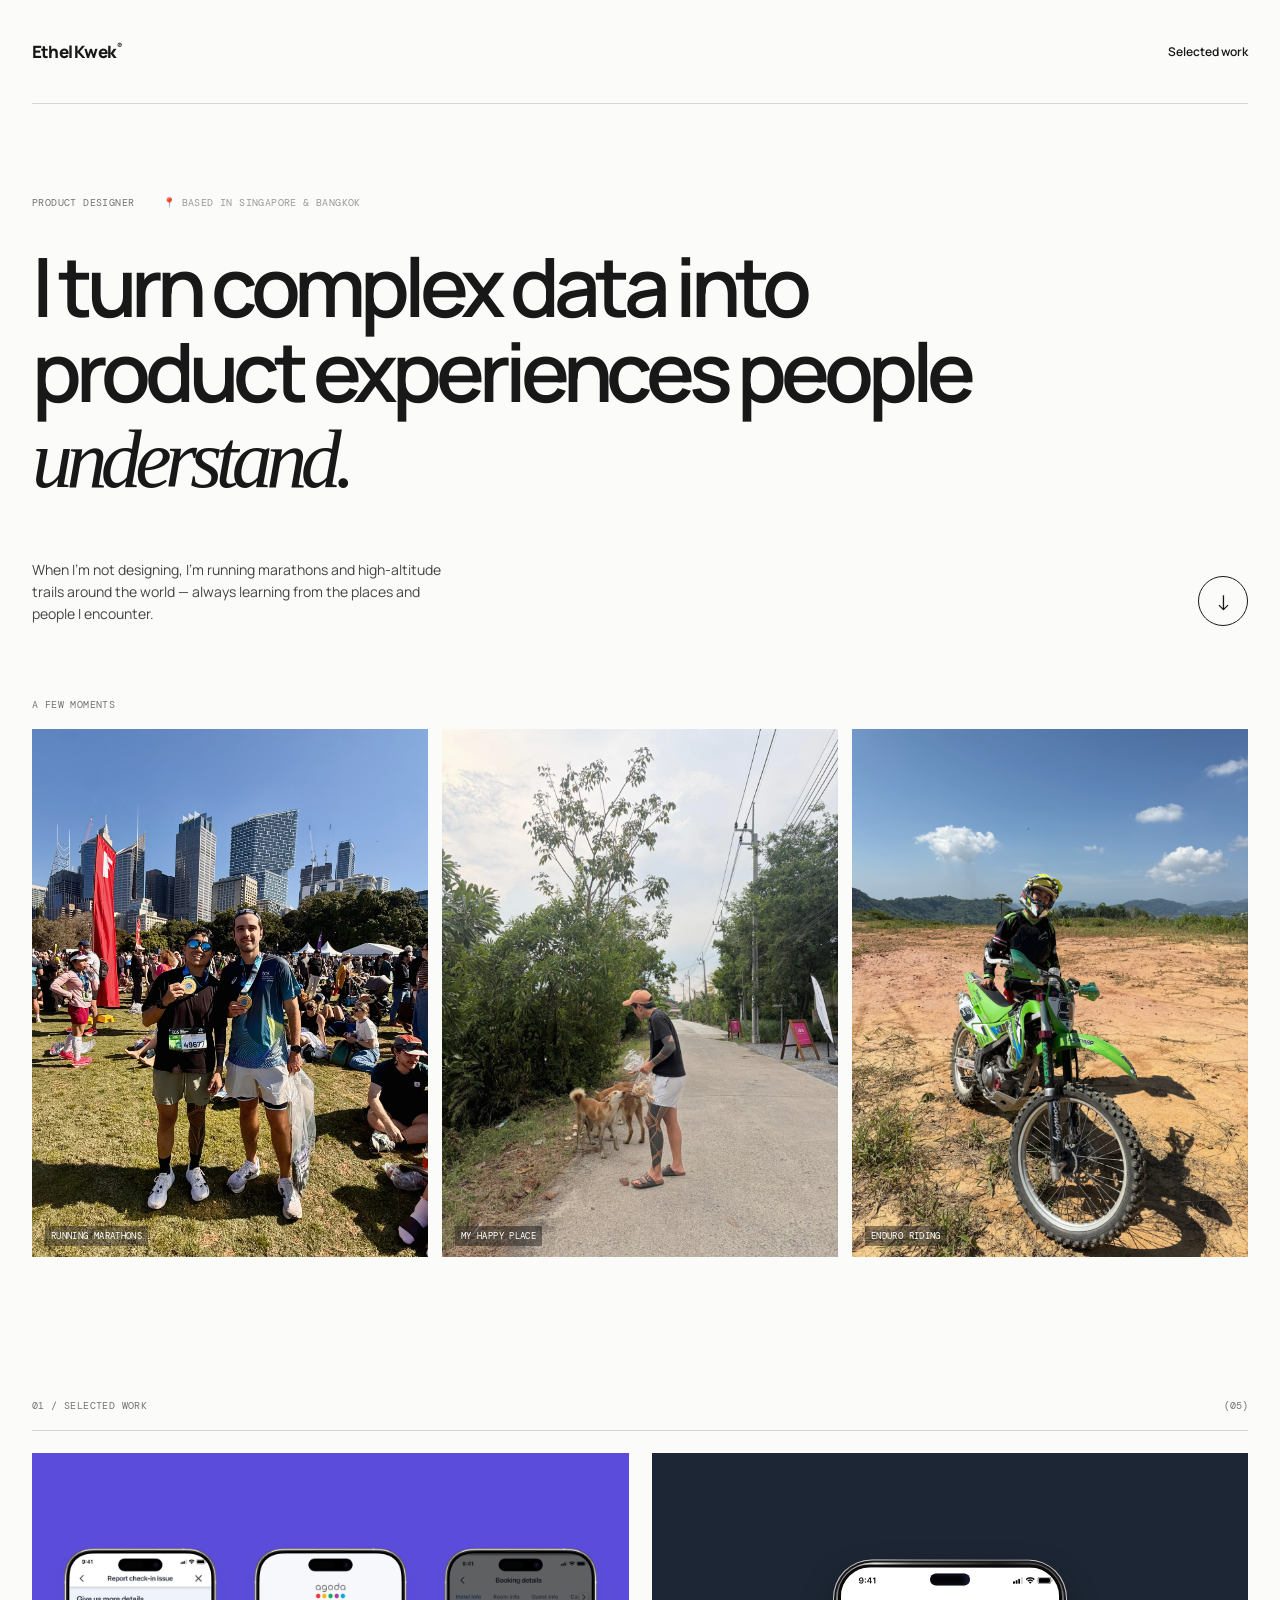
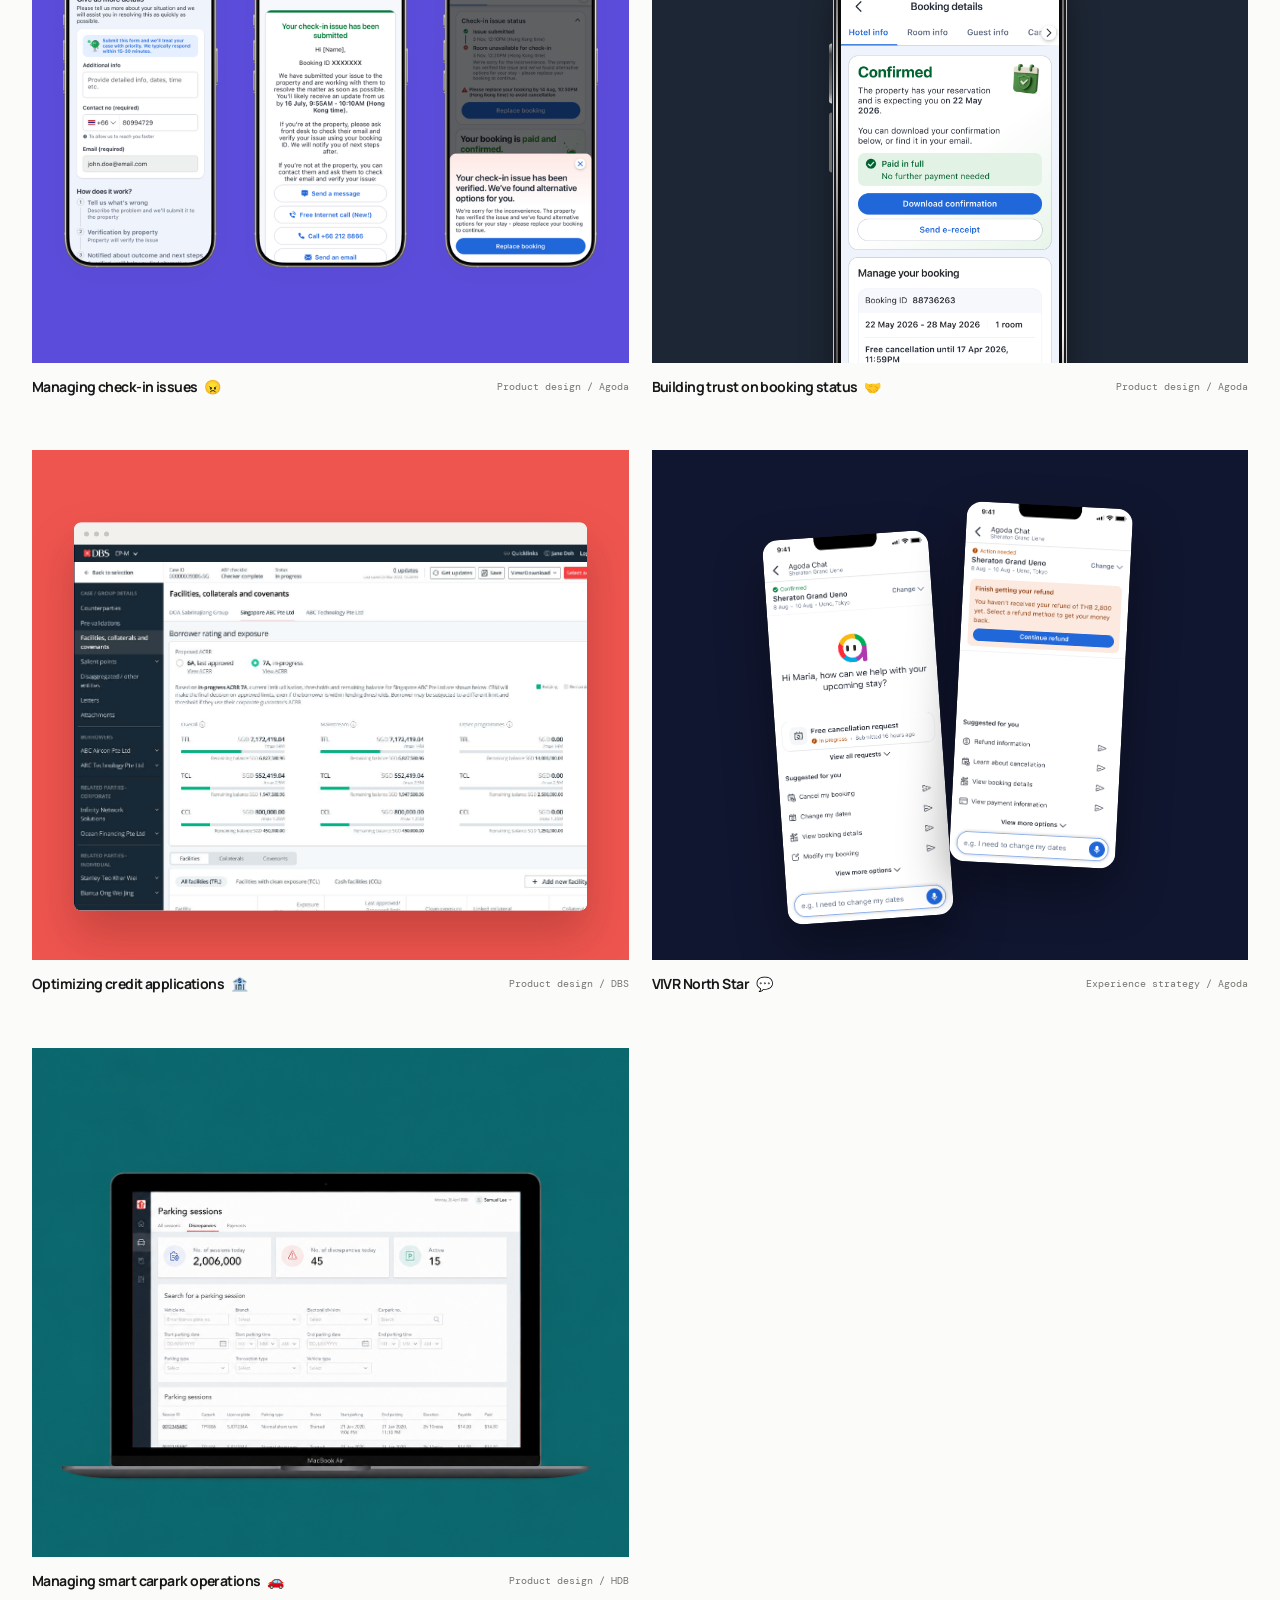
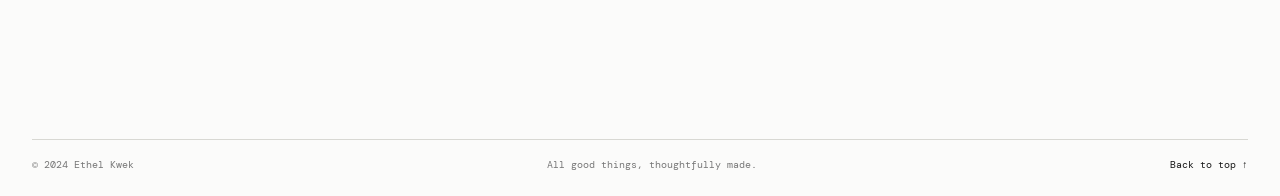
<file: index.html>
<!doctype html>
<html lang="en">
  <head>
    <meta charset="UTF-8" />
    <meta name="viewport" content="width=device-width, initial-scale=1.0" />
    <meta name="description" content="Ethel Kwek is a product designer." />
    <title>Ethel Kwek — Product Designer</title>
    <link rel="preconnect" href="https://fonts.googleapis.com" />
    <link rel="preconnect" href="https://fonts.gstatic.com" crossorigin />
    <link href="https://fonts.googleapis.com/css2?family=DM+Mono:wght@400;500&family=Manrope:wght@400;500;600;700;800&display=swap" rel="stylesheet" />
    <link rel="stylesheet" href="styles.css" />
  </head>
  <body>
    <main>
      <nav class="nav wrap" aria-label="Primary navigation">
        <a class="wordmark" href="#top">Ethel Kwek<span>®</span></a>
        <div class="nav-links">
          <a class="active" href="#work">Selected work</a>
        </div>
      </nav>

      <section class="intro wrap" id="top">
        <p class="eyebrow">Product designer <span>📍 Based in Singapore &amp; Bangkok</span></p>
        <h1>I turn complex data into product experiences people <em>understand.</em></h1>
        <div class="intro-bottom">
          <div class="personal-note">
            <p>When I’m not designing, I’m running marathons and high-altitude trails around the world — always learning from the places and people I encounter.</p>
          </div>
          <a class="circle-link" href="#work" aria-label="Explore selected work">↓</a>
        </div>
      </section>

      <section class="portraits wrap" aria-label="Profile photos">
        <p class="eyebrow">A few moments</p>
        <div class="portrait-grid">
          <figure class="portrait"><img src="public/notion-portrait-01.jpg?v=3" alt="Ethel Kwek running a marathon" /><span>Running marathons</span></figure>
          <figure class="portrait"><img src="public/notion-portrait-02.jpg?v=3" alt="Ethel Kwek in her happy place" /><span>My happy place</span></figure>
          <figure class="portrait"><img src="public/notion-portrait-03-web.png?v=2" alt="Ethel Kwek enduro riding" /><span>Enduro riding</span></figure>
        </div>
      </section>

      <section class="work wrap" id="work">
        <div class="section-head"><p class="eyebrow">01 / Selected work</p><p class="project-count">(05)</p></div>
        <div class="gallery">
          <a class="project blue" href="managing-check-in-issues.html" aria-label="Open Managing check-in issues case study"><span class="art"></span><span class="hover-arrow">↗</span><span class="project-label"><b>Managing check-in issues <i>😠</i></b><small>Product design / Agoda</small></span></a>
          <a class="project lilac" href="building-trust-booking-status.html" aria-label="Open Building trust on booking status case study"><span class="art"><span class="thumbnail-phone"><img src="public/homepage-booking-status-screen.png" alt="" /></span></span><span class="hover-arrow">↗</span><span class="project-label"><b>Building trust on booking status <i>🤝</i></b><small>Product design / Agoda</small></span></a>
          <a class="project dbs" href="optimizing-credit-applications.html" aria-label="Open Optimizing credit applications case study"><span class="art"><span class="dbs-thumb-window"><span class="dbs-thumb-bar"><i></i><i></i><i></i></span><img src="public/dbs-dashboard.png" alt="" /></span></span><span class="hover-arrow">↗</span><span class="project-label"><b>Optimizing credit applications <i>🏦</i></b><small>Product design / DBS</small></span></a>
          <a class="project vivr" href="vivr-north-star.html" aria-label="Open VIVR North Star case study"><span class="art"><span class="vivr-thumb-pair"><img class="vivr-thumb-screen vivr-thumb-screen-status" src="public/vivr-hero-status.png" alt="Agoda Chat showing an in-progress free cancellation request" /><img class="vivr-thumb-screen vivr-thumb-screen-refund" src="public/vivr-hero-refund.png" alt="Agoda Chat prompting a guest to finish receiving a refund" /></span></span><span class="hover-arrow">↗</span><span class="project-label"><b>VIVR North Star <i>💬</i></b><small>Experience strategy / Agoda</small></span></a>
          <a class="project hdb" href="hdb-smart-carparks.html" aria-label="Open Smart carpark operations case study"><span class="art"><img class="hdb-thumb" src="public/hdb-thumbnail-green.png" alt="HDB smart carpark operations portal displayed on a laptop" /></span><span class="hover-arrow">↗</span><span class="project-label"><b>Managing smart carpark operations <i>🚗</i></b><small>Product design / HDB</small></span></a>
        </div>
      </section>

    </main>
    <footer class="wrap"><p>© 2024 Ethel Kwek</p><p>All good things, thoughtfully made.</p><a href="#top">Back to top ↑</a></footer>

    <dialog class="project-dialog" aria-labelledby="modal-title">
      <div class="modal-art"></div>
      <div class="modal-content">
        <button class="close" aria-label="Close project">×</button>
        <p class="eyebrow" id="modal-meta"></p>
        <h2 id="modal-title"></h2>
        <p id="modal-description"></p>
        <div class="details"><span>Scope</span><b id="modal-scope"></b><span>Client</span><b id="modal-client"></b></div>
      </div>
    </dialog>
    <script src="script.js"></script>
  </body>
</html>
</file>
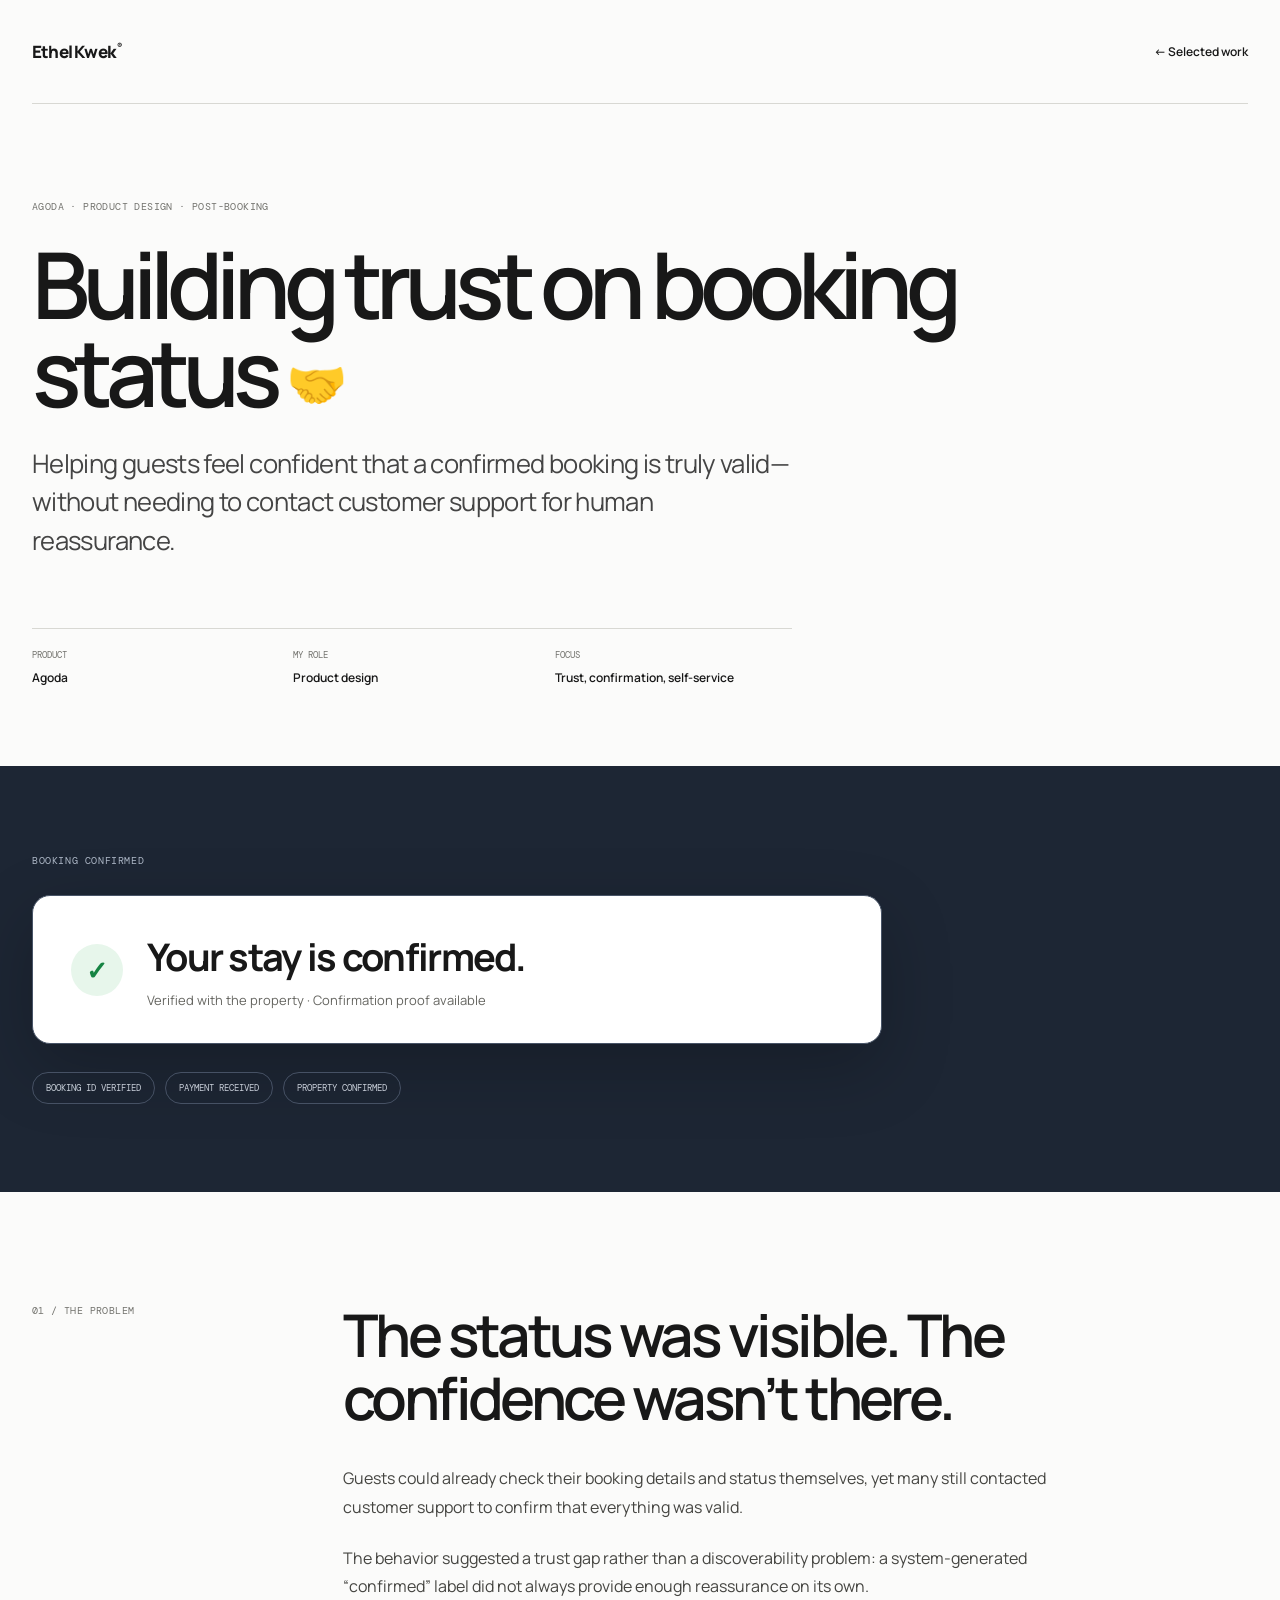
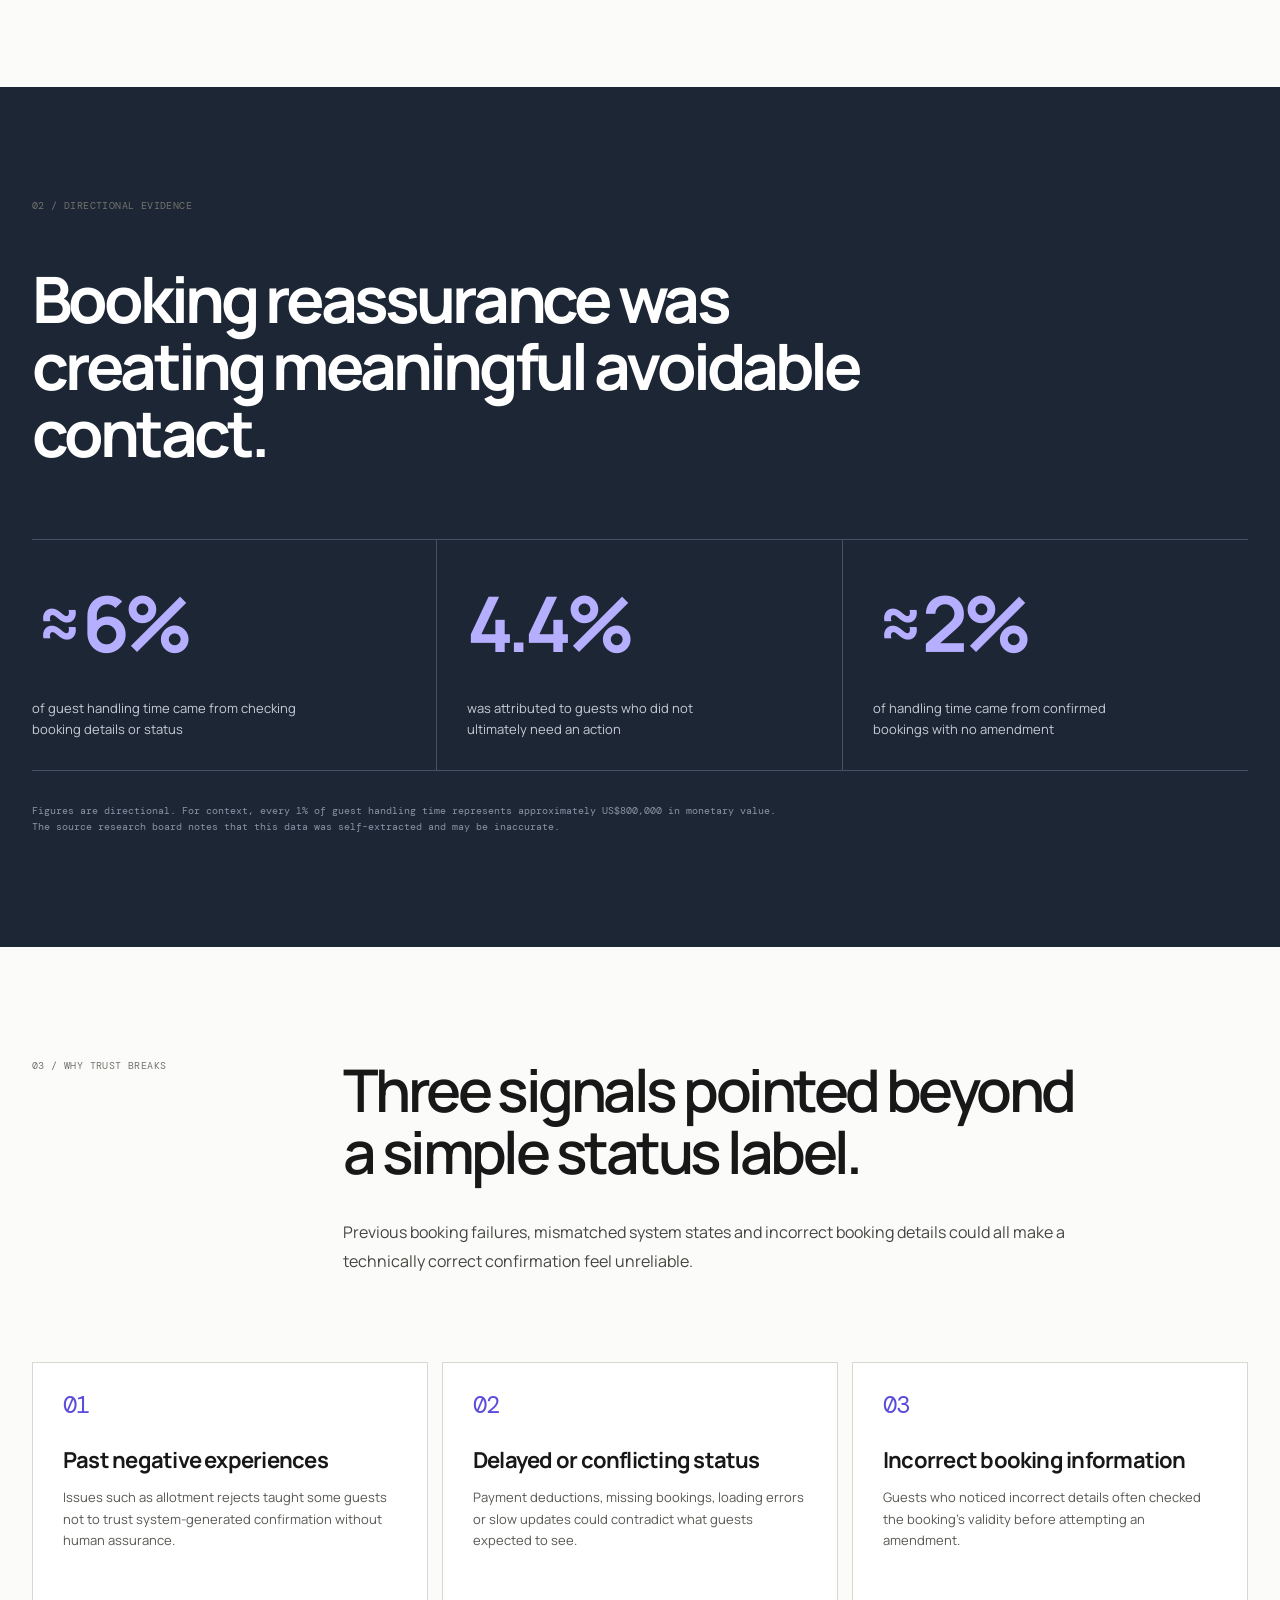
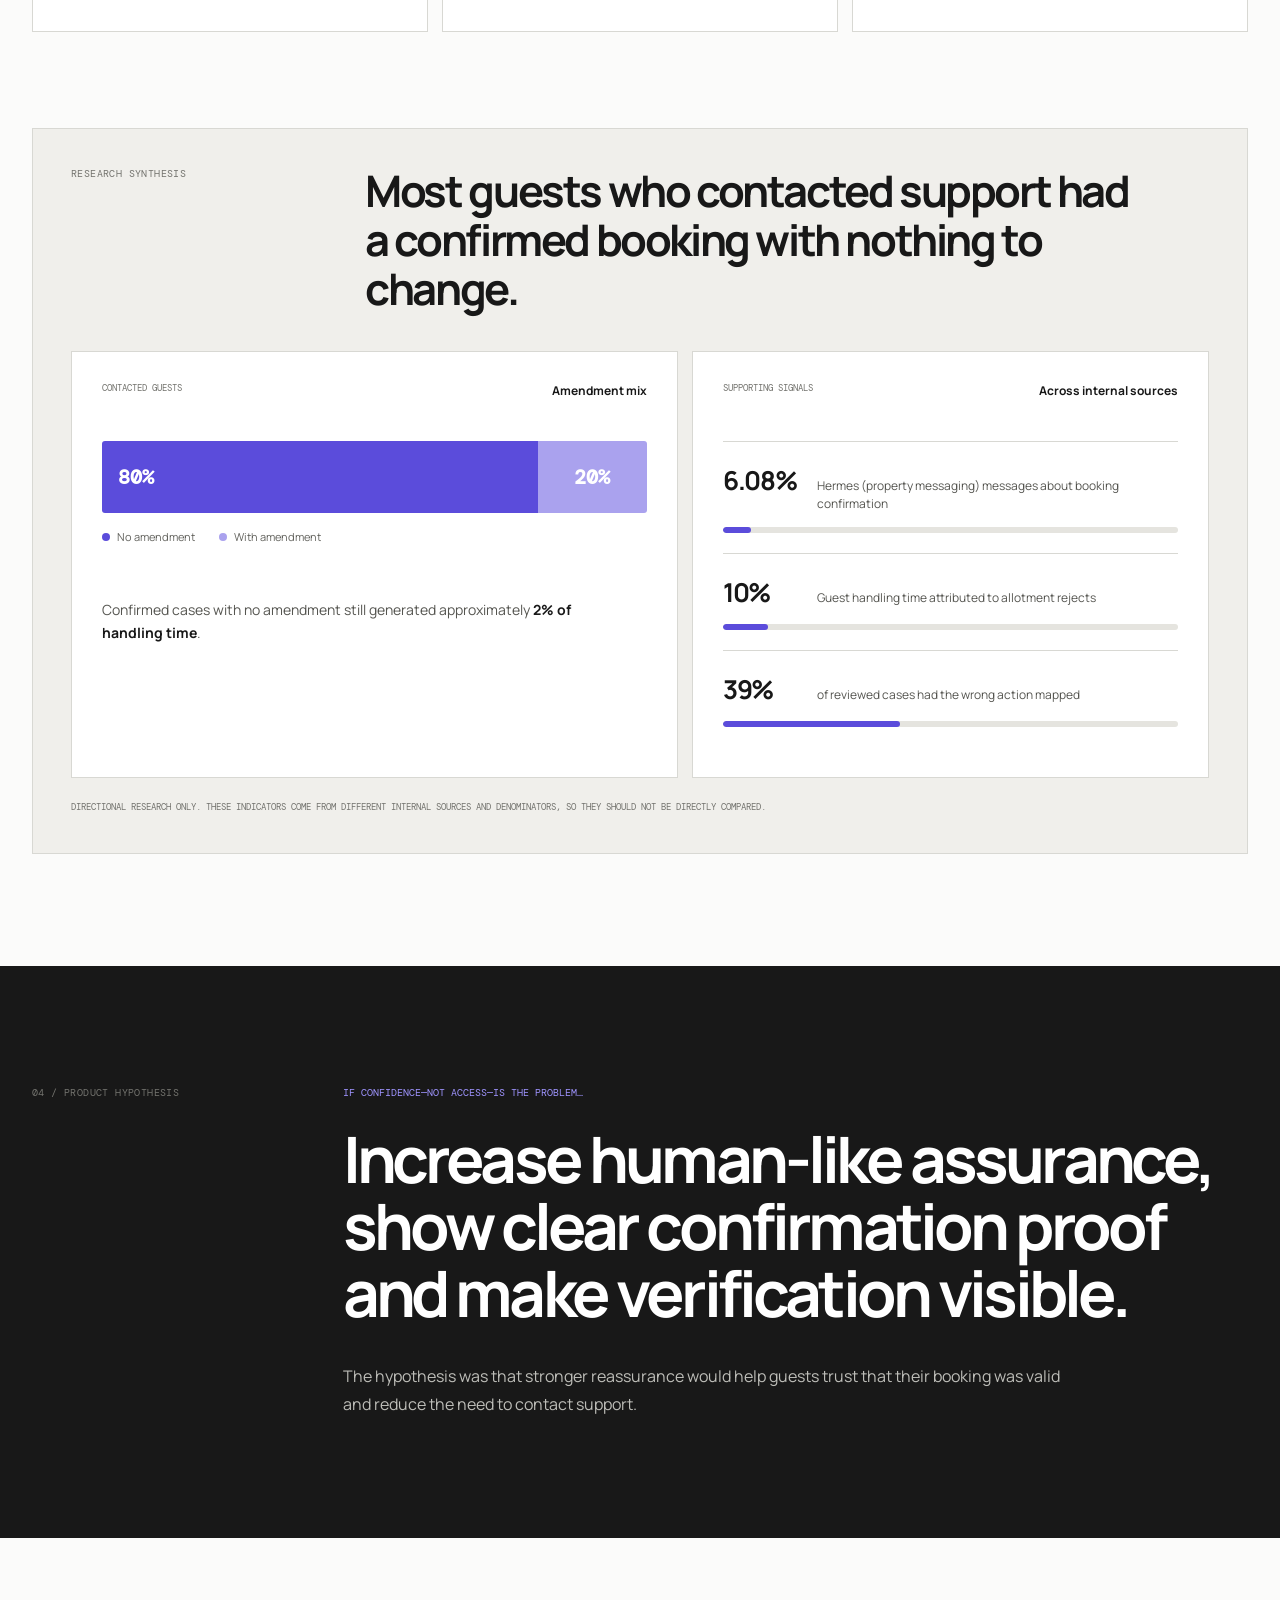
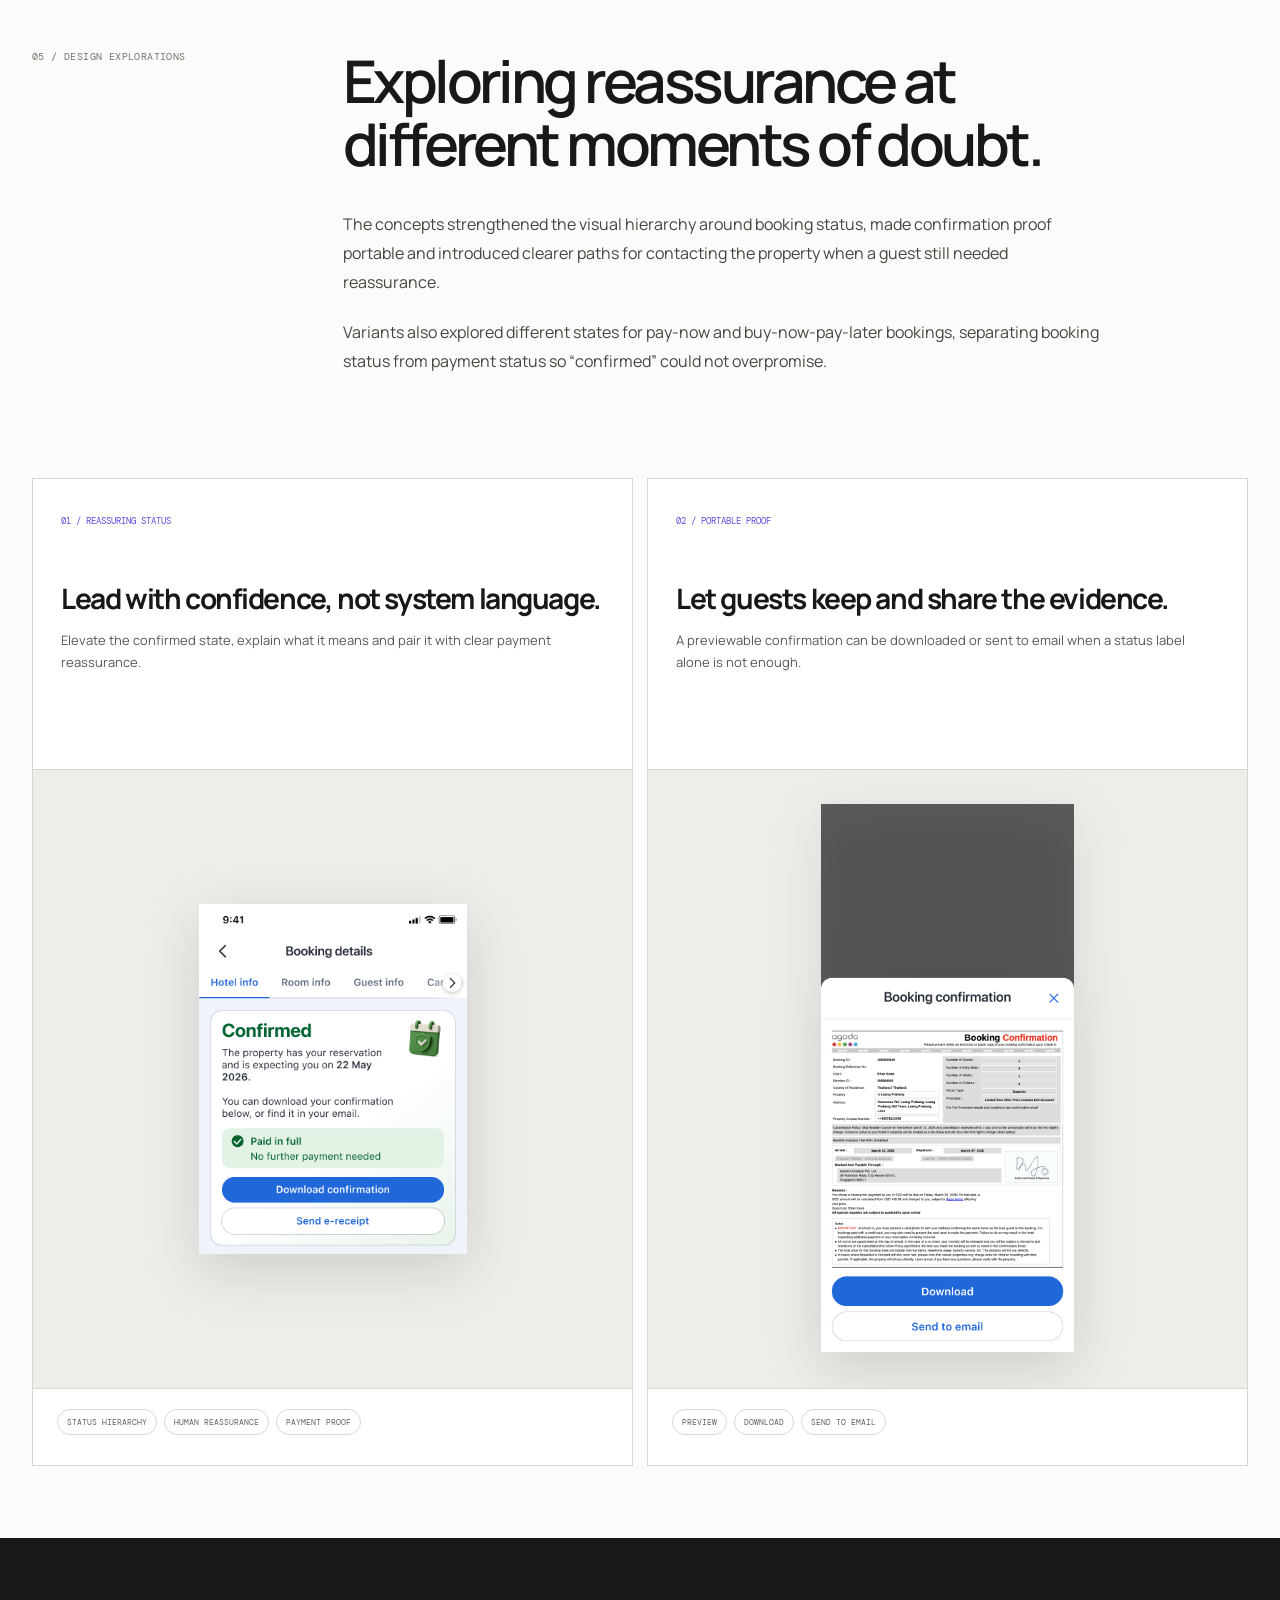
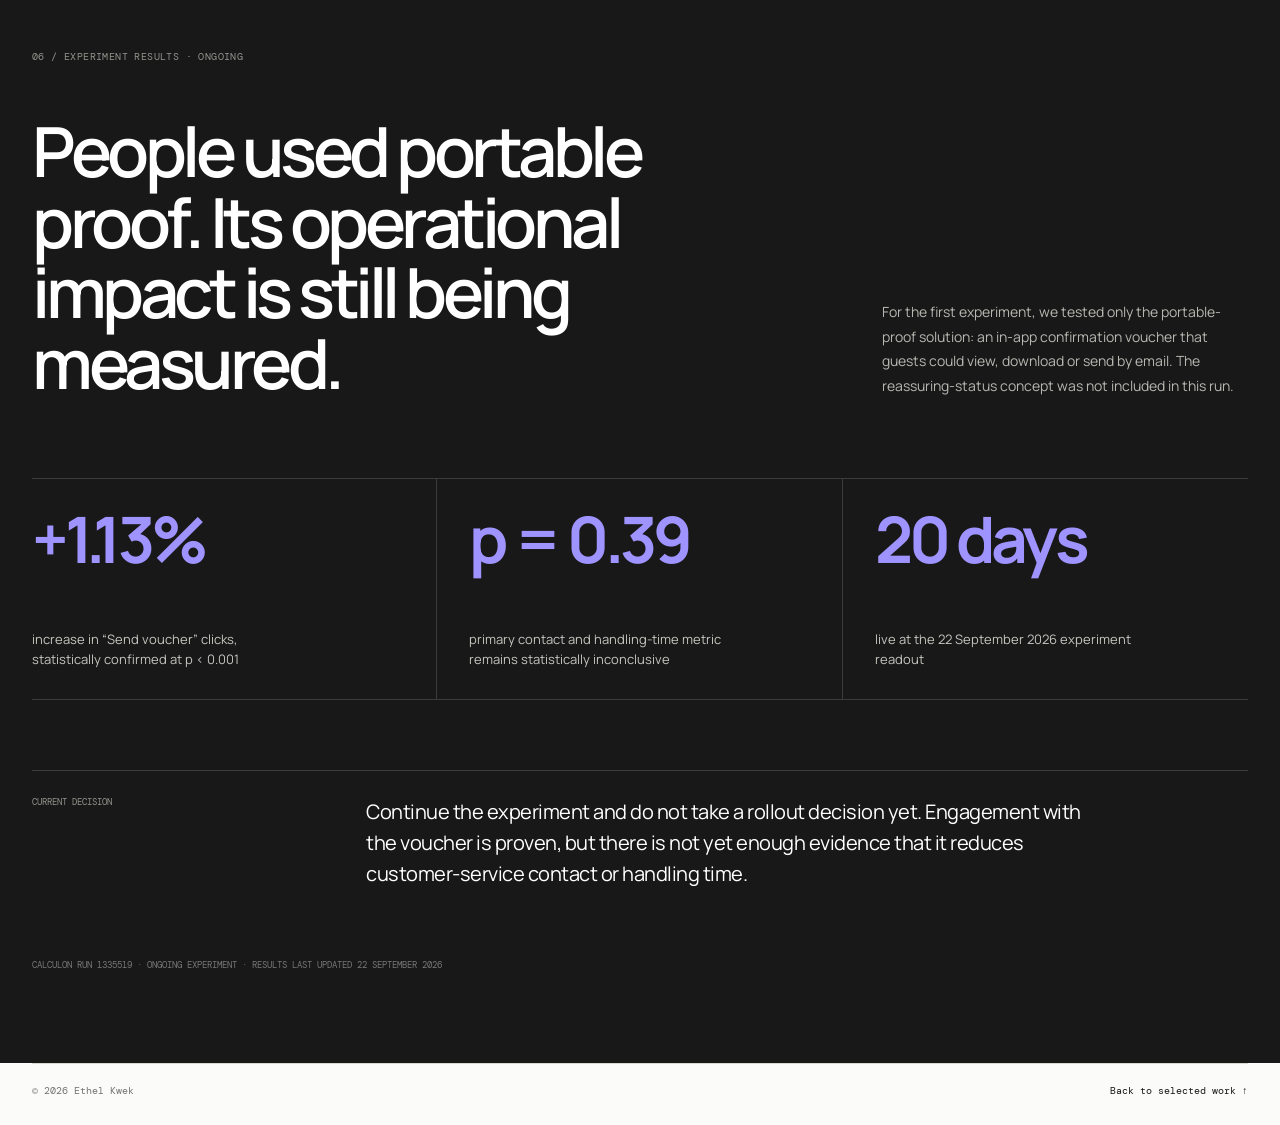
<file: building-trust-booking-status.html>
<!doctype html>
<html lang="en">
  <head>
    <meta charset="UTF-8" />
    <meta name="viewport" content="width=device-width, initial-scale=1.0" />
    <meta name="description" content="Building trust on booking status — an Agoda product design case study by Ethel Kwek." />
    <title>Building trust on booking status — Ethel Kwek</title>
    <link rel="preconnect" href="https://fonts.googleapis.com" />
    <link rel="preconnect" href="https://fonts.gstatic.com" crossorigin />
    <link href="https://fonts.googleapis.com/css2?family=DM+Mono:wght@400;500&amp;family=Manrope:wght@400;500;600;700;800&amp;display=swap" rel="stylesheet" />
    <link rel="stylesheet" href="case-study.css" />
  </head>
  <body>
    <nav class="case-nav case-wrap">
      <a class="wordmark" href="index.html">Ethel Kwek<span>®</span></a>
      <a class="back-link" href="index.html#work">← Selected work</a>
    </nav>

    <main>
      <header class="case-hero case-wrap">
        <p class="case-kicker">Agoda · Product design · Post-booking</p>
        <h1>Building trust on booking status <span>🤝</span></h1>
        <p class="case-lead">Helping guests feel confident that a confirmed booking is truly valid—without needing to contact customer support for human reassurance.</p>
        <dl class="case-meta">
          <div><dt>Product</dt><dd>Agoda</dd></div>
          <div><dt>My role</dt><dd>Product design</dd></div>
          <div><dt>Focus</dt><dd>Trust, confirmation, self-service</dd></div>
        </dl>
      </header>

      <section class="trust-hero" aria-label="Booking confirmation concept">
        <div class="trust-hero-inner case-wrap">
          <p class="trust-overline">Booking confirmed</p>
          <div class="trust-confirmation">
            <span class="trust-check">✓</span>
            <div><strong>Your stay is confirmed.</strong><small>Verified with the property · Confirmation proof available</small></div>
          </div>
          <div class="trust-signals"><span>Booking ID verified</span><span>Payment received</span><span>Property confirmed</span></div>
        </div>
      </section>

      <article>
        <section class="case-section case-wrap case-grid">
          <p class="section-label">01 / The problem</p>
          <div class="section-copy">
            <h2>The status was visible. The confidence wasn’t there.</h2>
            <p>Guests could already check their booking details and status themselves, yet many still contacted customer support to confirm that everything was valid.</p>
            <p>The behavior suggested a trust gap rather than a discoverability problem: a system-generated “confirmed” label did not always provide enough reassurance on its own.</p>
          </div>
        </section>

        <section class="evidence-section">
          <div class="case-wrap">
            <p class="section-label light">02 / Directional evidence</p>
            <h2 class="evidence-title">Booking reassurance was creating meaningful avoidable contact.</h2>
            <div class="evidence-grid">
              <div><strong>≈6%</strong><span>of guest handling time came from checking booking details or status</span></div>
              <div><strong>4.4%</strong><span>was attributed to guests who did not ultimately need an action</span></div>
              <div><strong>≈2%</strong><span>of handling time came from confirmed bookings with no amendment</span></div>
            </div>
            <p class="data-note">Figures are directional. For context, every 1% of guest handling time represents approximately US$800,000 in monetary value. The source research board notes that this data was self-extracted and may be inaccurate.</p>
          </div>
        </section>

        <section class="case-section case-wrap case-grid">
          <p class="section-label">03 / Why trust breaks</p>
          <div class="section-copy">
            <h2>Three signals pointed beyond a simple status label.</h2>
            <p>Previous booking failures, mismatched system states and incorrect booking details could all make a technically correct confirmation feel unreliable.</p>
          </div>
        </section>

        <div class="cause-grid case-wrap">
          <article><span>01</span><h3>Past negative experiences</h3><p>Issues such as allotment rejects taught some guests not to trust system-generated confirmation without human assurance.</p></article>
          <article><span>02</span><h3>Delayed or conflicting status</h3><p>Payment deductions, missing bookings, loading errors or slow updates could contradict what guests expected to see.</p></article>
          <article><span>03</span><h3>Incorrect booking information</h3><p>Guests who noticed incorrect details often checked the booking’s validity before attempting an amendment.</p></article>
        </div>

        <section class="research-viz case-wrap" aria-labelledby="research-viz-title">
          <div class="research-viz-heading">
            <p class="section-label">Research synthesis</p>
            <h3 id="research-viz-title">Most guests who contacted support had a confirmed booking with nothing to change.</h3>
          </div>
          <div class="research-viz-grid">
            <article class="amendment-viz">
              <div class="viz-card-title"><span>Contacted guests</span><strong>Amendment mix</strong></div>
              <div class="split-bar" aria-label="80 percent no amendment and 20 percent with amendment">
                <span class="no-amendment">80%</span><span class="with-amendment">20%</span>
              </div>
              <div class="split-legend"><span><i class="legend-purple"></i>No amendment</span><span><i class="legend-lilac"></i>With amendment</span></div>
              <p>Confirmed cases with no amendment still generated approximately <strong>2% of handling time</strong>.</p>
            </article>
            <article class="signal-viz">
              <div class="viz-card-title"><span>Supporting signals</span><strong>Across internal sources</strong></div>
              <div class="signal-row">
                <div><strong>6.08%</strong><span>Hermes (property messaging) messages about booking confirmation</span></div>
                <div class="signal-meter"><i style="--value:6.08%"></i></div>
              </div>
              <div class="signal-row">
                <div><strong>10%</strong><span>Guest handling time attributed to allotment rejects</span></div>
                <div class="signal-meter"><i style="--value:10%"></i></div>
              </div>
              <div class="signal-row">
                <div><strong>39%</strong><span>of reviewed cases had the wrong action mapped</span></div>
                <div class="signal-meter"><i style="--value:39%"></i></div>
              </div>
            </article>
          </div>
          <p class="viz-note">Directional research only. These indicators come from different internal sources and denominators, so they should not be directly compared.</p>
        </section>

        <section class="hypothesis-section">
          <div class="case-wrap hypothesis-grid">
            <p class="section-label light">04 / Product hypothesis</p>
            <div>
              <p class="hypothesis-kicker">If confidence—not access—is the problem…</p>
              <h2>Increase human-like assurance, show clear confirmation proof and make verification visible.</h2>
              <p>The hypothesis was that stronger reassurance would help guests trust that their booking was valid and reduce the need to contact support.</p>
            </div>
          </div>
        </section>

        <section class="case-section case-wrap case-grid final-section">
          <p class="section-label">05 / Design explorations</p>
          <div class="section-copy">
            <h2>Exploring reassurance at different moments of doubt.</h2>
            <p>The concepts strengthened the visual hierarchy around booking status, made confirmation proof portable and introduced clearer paths for contacting the property when a guest still needed reassurance.</p>
            <p>Variants also explored different states for pay-now and buy-now-pay-later bookings, separating booking status from payment status so “confirmed” could not overpromise.</p>
          </div>
        </section>

        <div class="exploration-story case-wrap">
          <article class="exploration-stage reassurance-stage">
            <header><span>01 / Reassuring status</span><h3>Lead with confidence, not system language.</h3><p>Elevate the confirmed state, explain what it means and pair it with clear payment reassurance.</p></header>
            <div class="exploration-stage-visual"><img src="public/booking-status-reassuring-crop.png" alt="Updated booking-details screen focused on confirmed status and payment reassurance" /></div>
            <div class="exploration-tags"><span>Status hierarchy</span><span>Human reassurance</span><span>Payment proof</span></div>
          </article>
          <article class="exploration-stage proof-stage">
            <header><span>02 / Portable proof</span><h3>Let guests keep and share the evidence.</h3><p>A previewable confirmation can be downloaded or sent to email when a status label alone is not enough.</p></header>
            <div class="exploration-stage-visual"><img src="public/booking-confirmation-sheet.png" alt="Mobile bottom sheet previewing a downloadable booking confirmation" /></div>
            <div class="exploration-tags"><span>Preview</span><span>Download</span><span>Send to email</span></div>
          </article>
        </div>

        <section class="results-section trust-results">
          <div class="case-wrap">
            <p class="section-label light">06 / Experiment results · Ongoing</p>
            <div class="results-heading">
              <h2>People used portable proof. Its operational impact is still being measured.</h2>
              <p>For the first experiment, we tested only the portable-proof solution: an in-app confirmation voucher that guests could view, download or send by email. The reassuring-status concept was not included in this run.</p>
            </div>
            <div class="results-grid">
              <div><strong>+1.13%</strong><span>increase in “Send voucher” clicks, statistically confirmed at p &lt; 0.001</span></div>
              <div><strong>p = 0.39</strong><span>primary contact and handling-time metric remains statistically inconclusive</span></div>
              <div><strong>20 days</strong><span>live at the 22 September 2026 experiment readout</span></div>
            </div>
            <div class="results-decision">
              <p class="results-label">Current decision</p>
              <p>Continue the experiment and do not take a rollout decision yet. Engagement with the voucher is proven, but there is not yet enough evidence that it reduces customer-service contact or handling time.</p>
            </div>
            <p class="results-note">Calculon run 1335519 · Ongoing experiment · Results last updated 22 September 2026</p>
          </div>
        </section>
      </article>
    </main>

    <footer class="case-footer case-wrap">
      <p>© 2026 Ethel Kwek</p>
      <a href="index.html#work">Back to selected work ↑</a>
    </footer>
  </body>
</html>
</file>
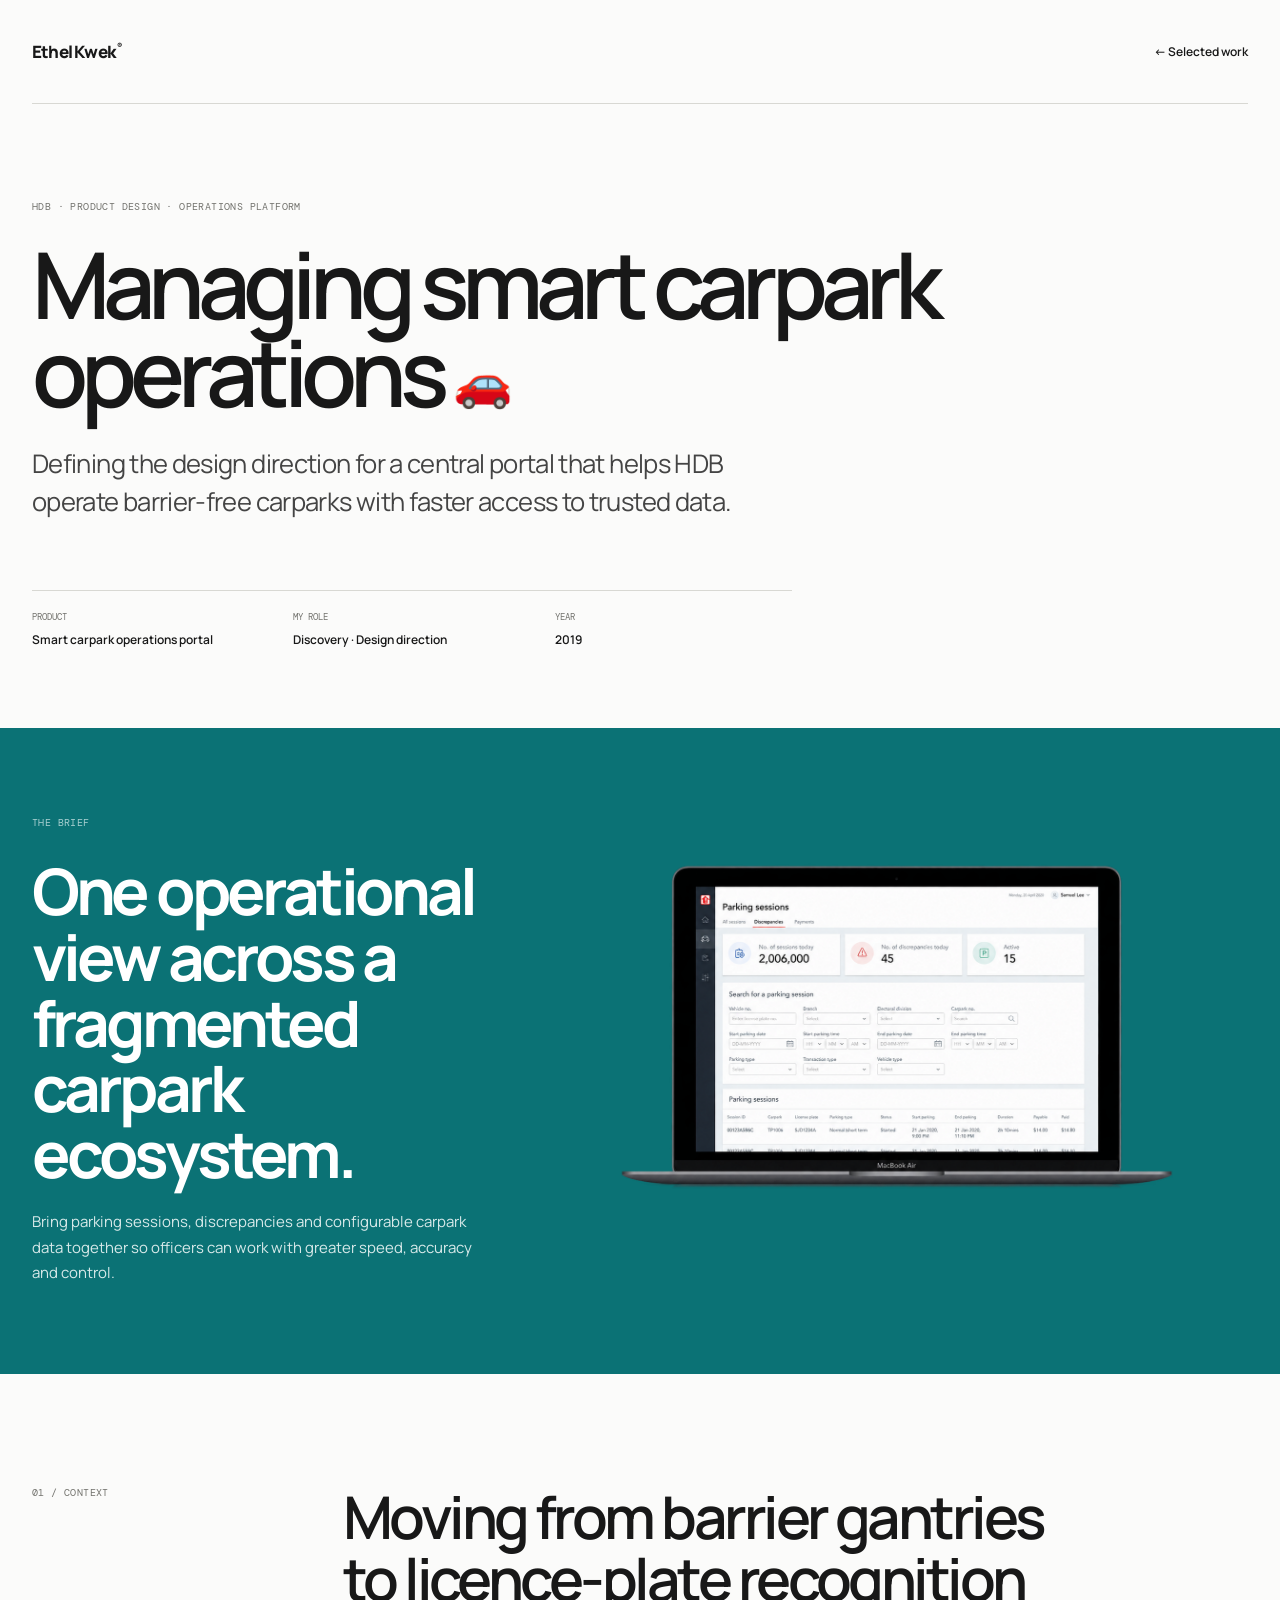
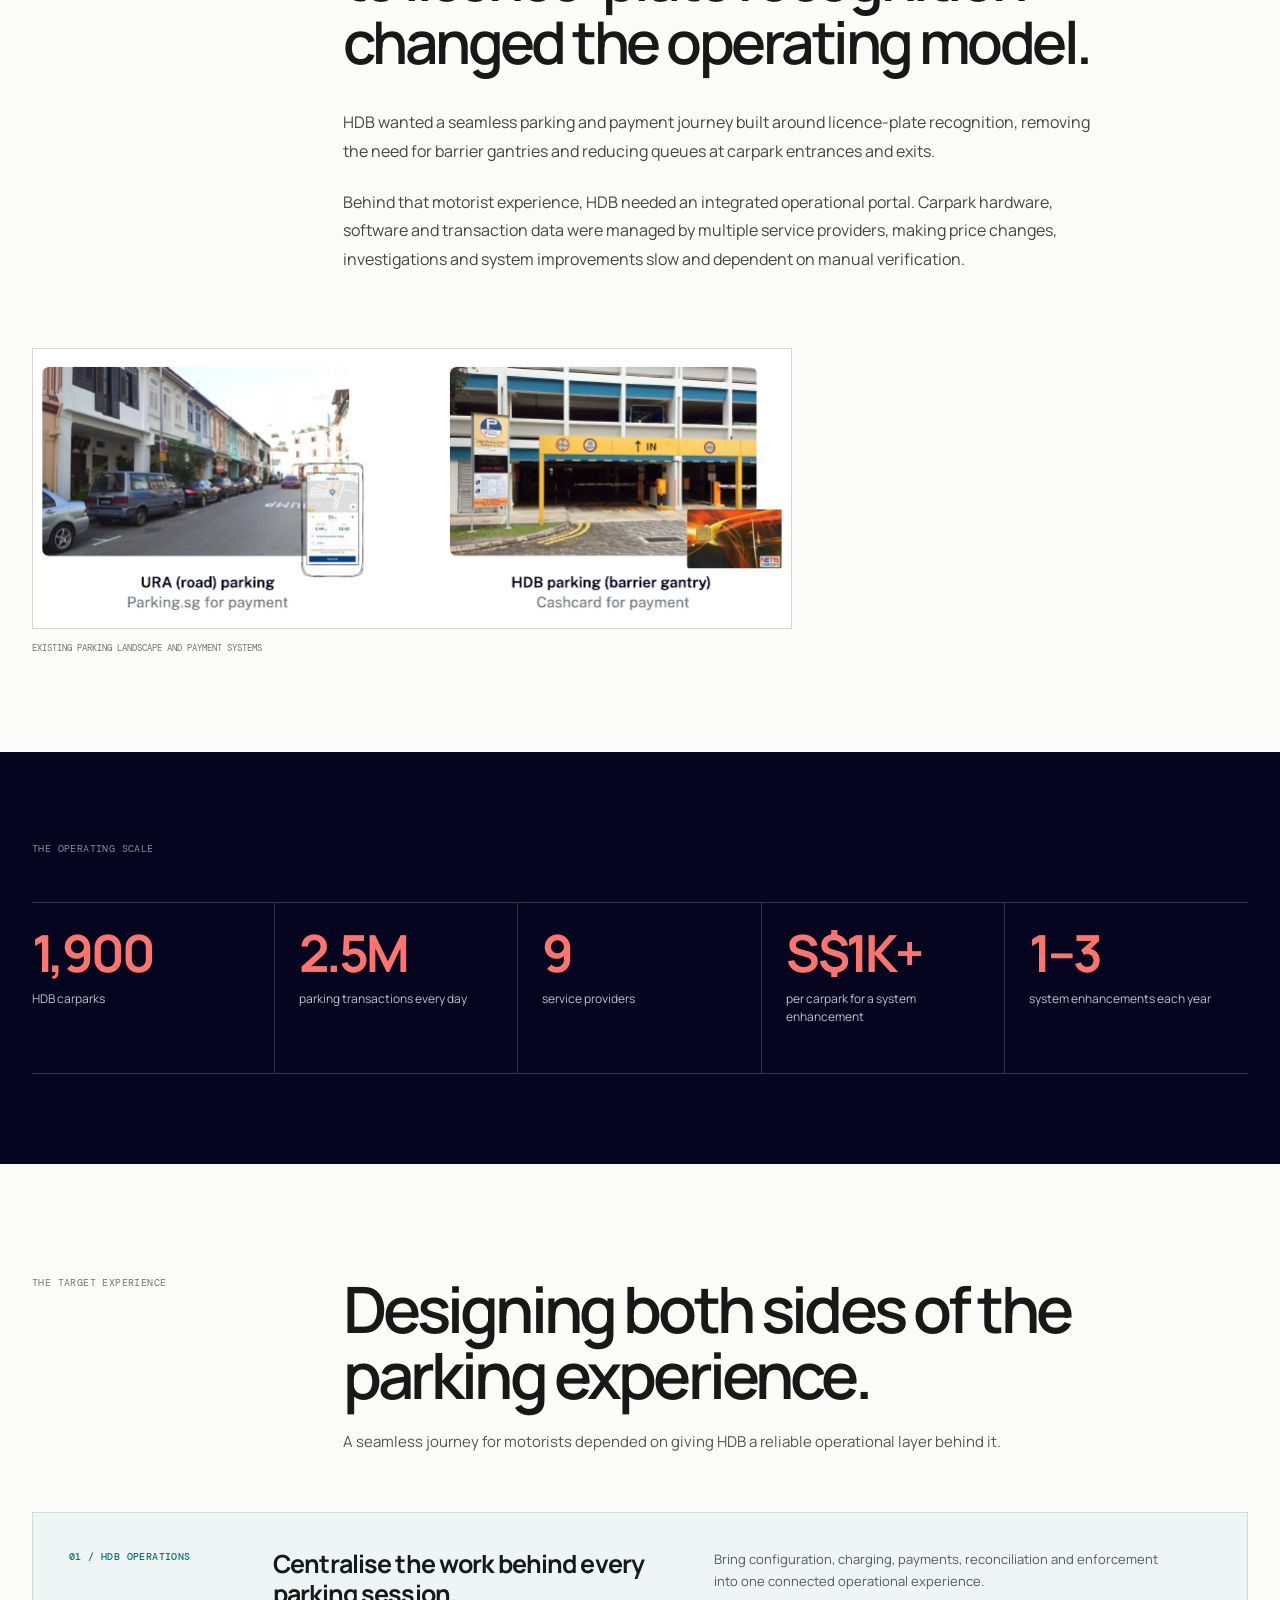
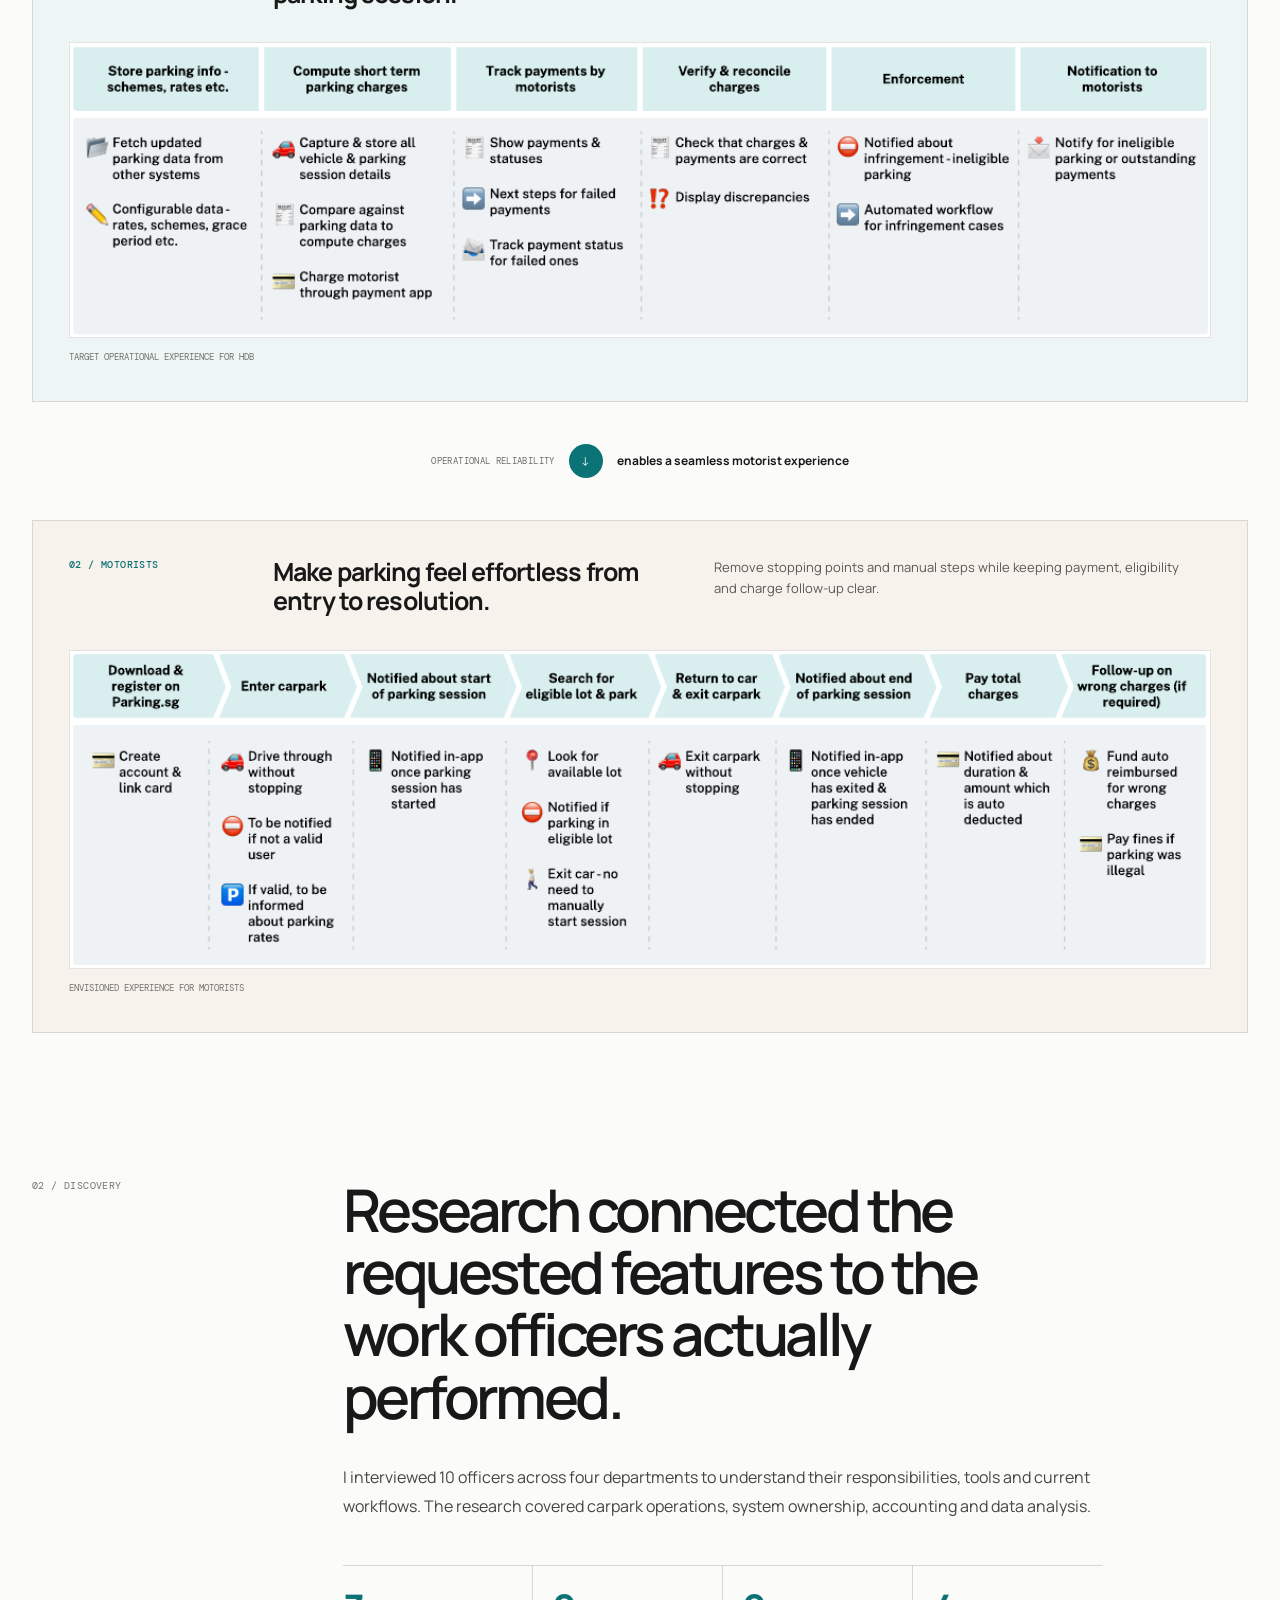
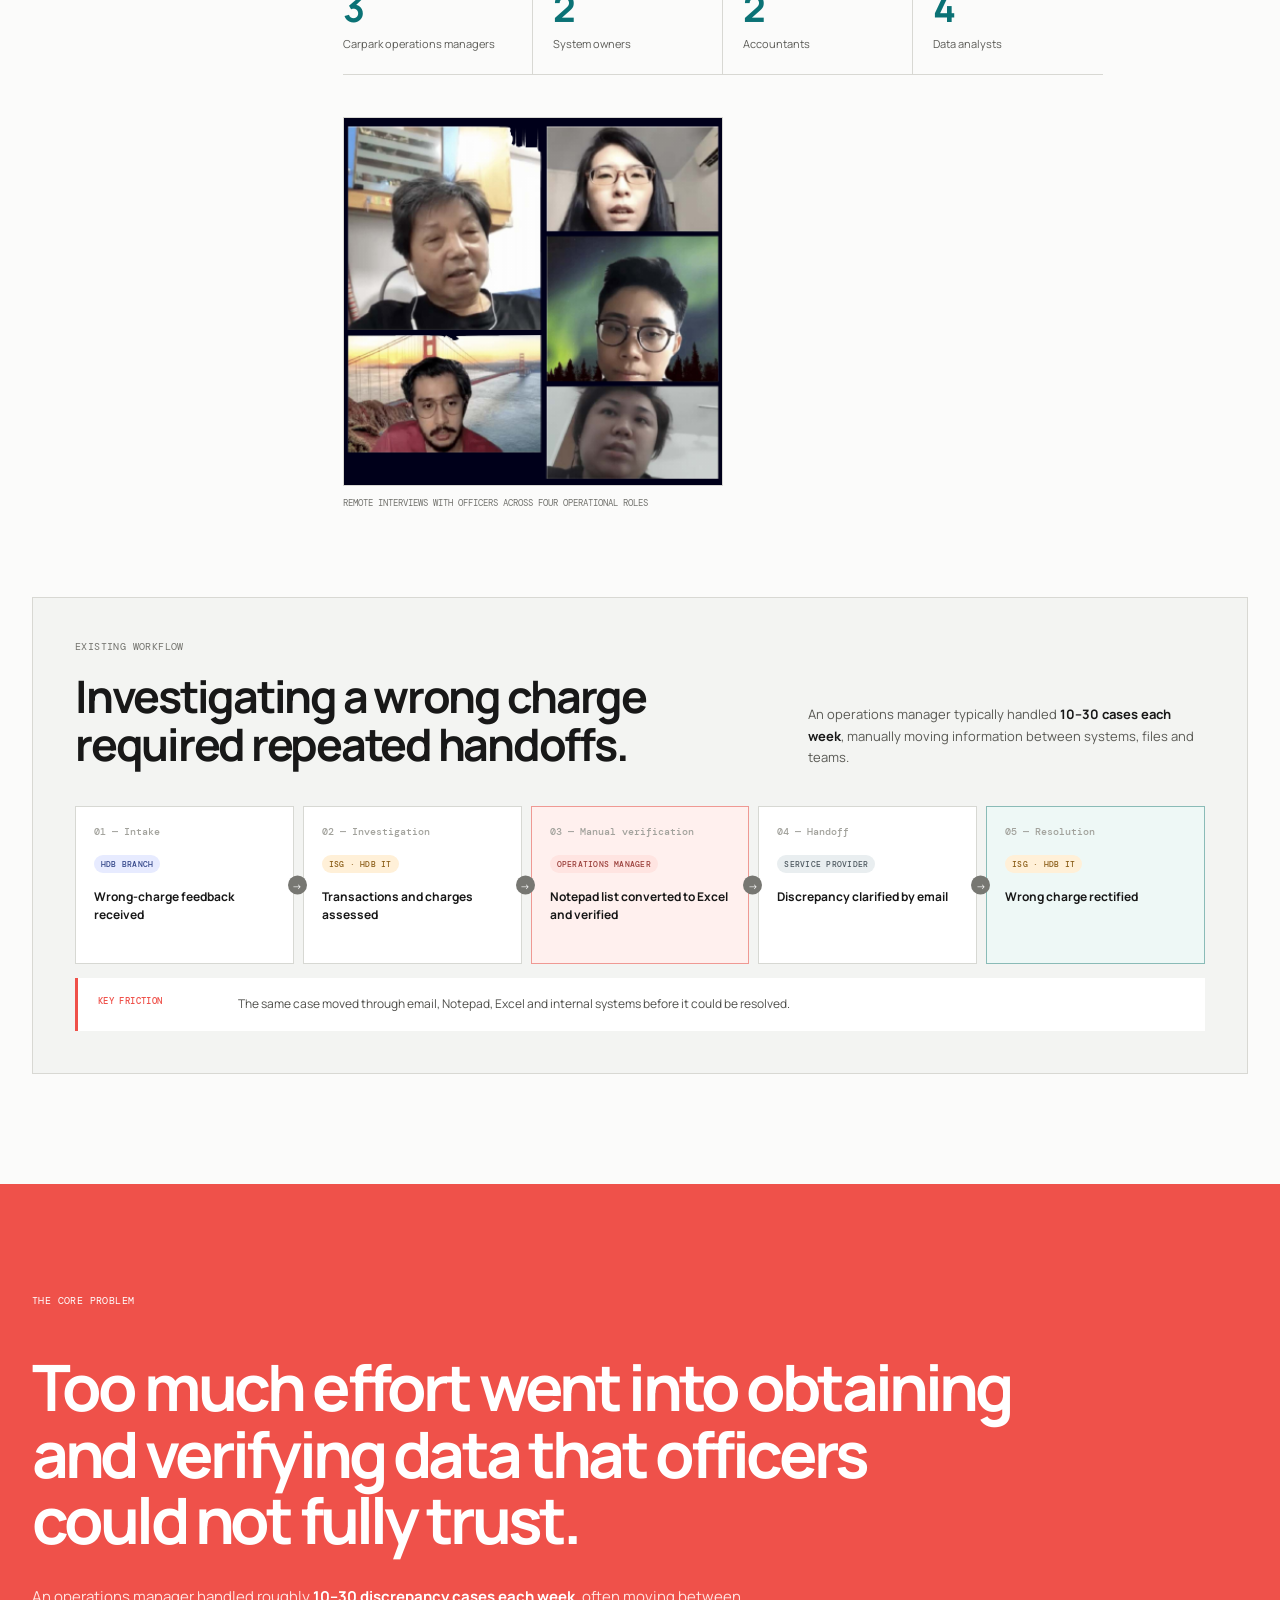
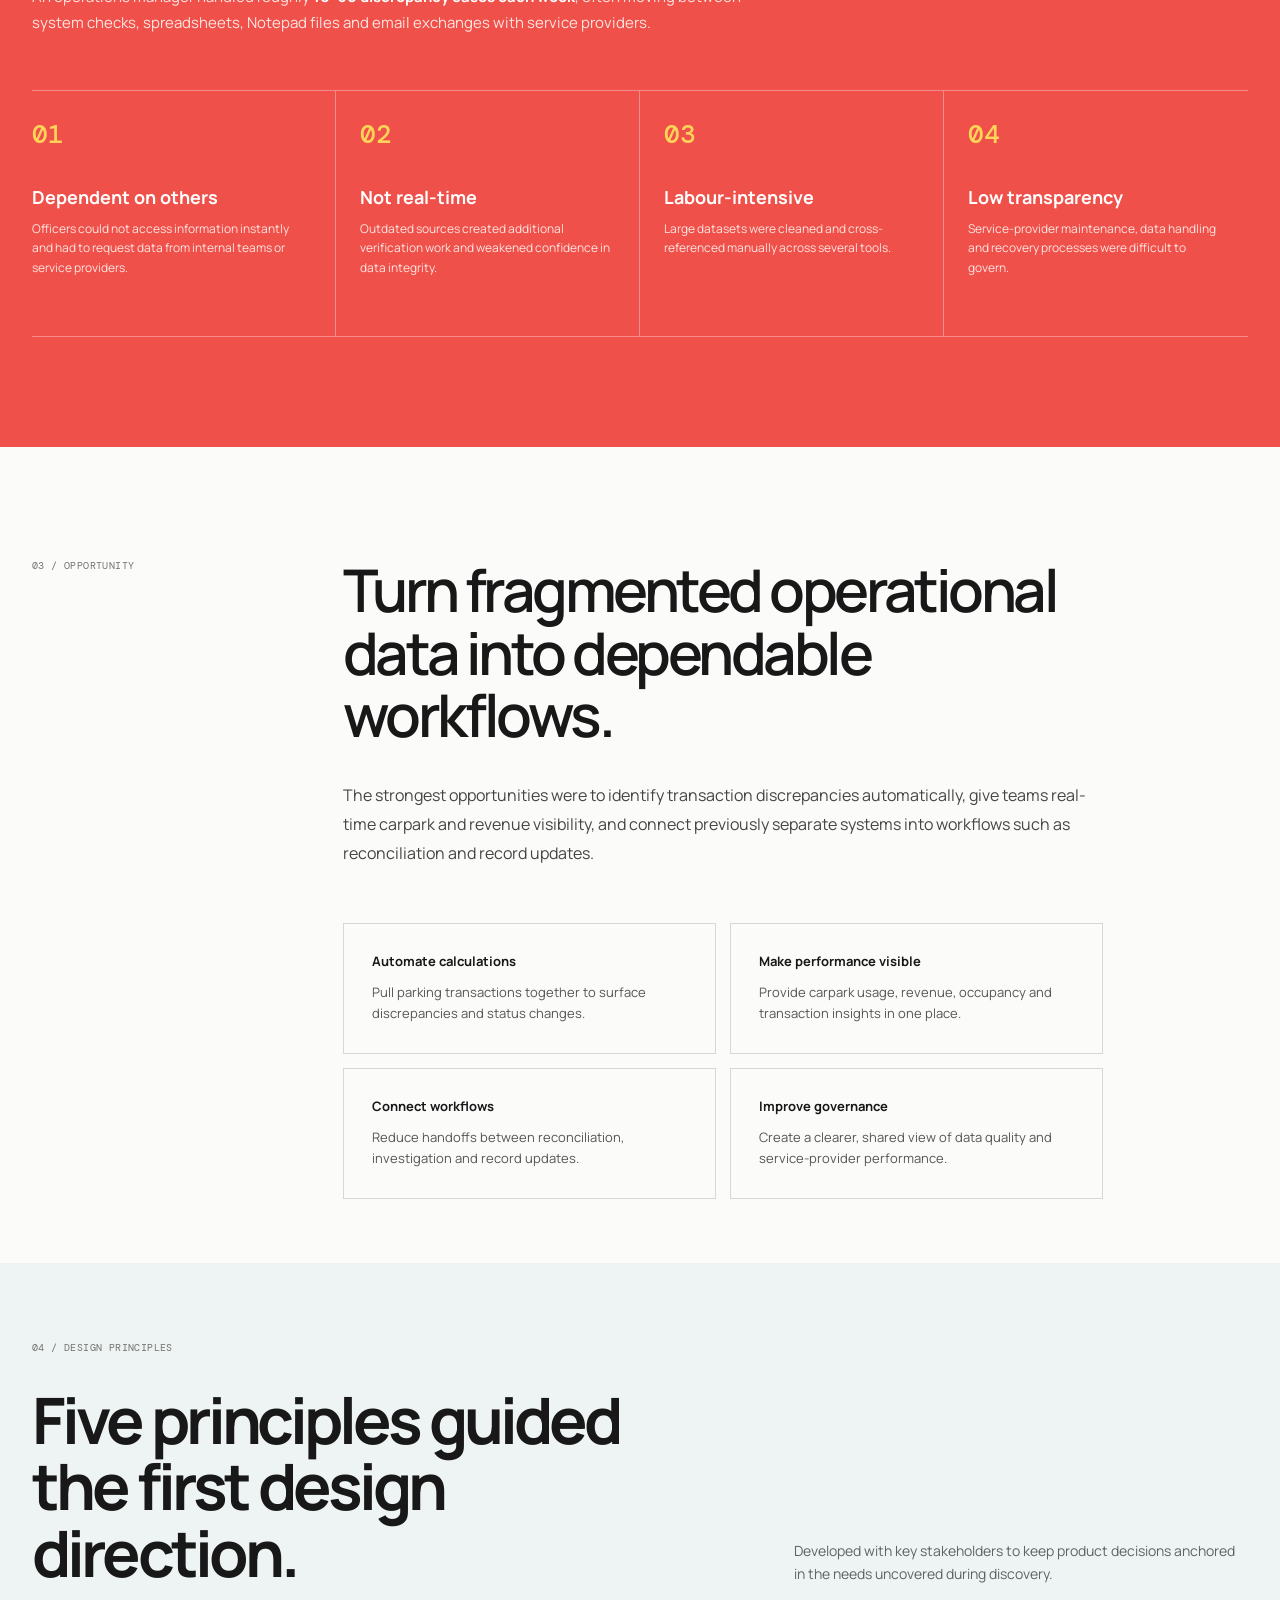
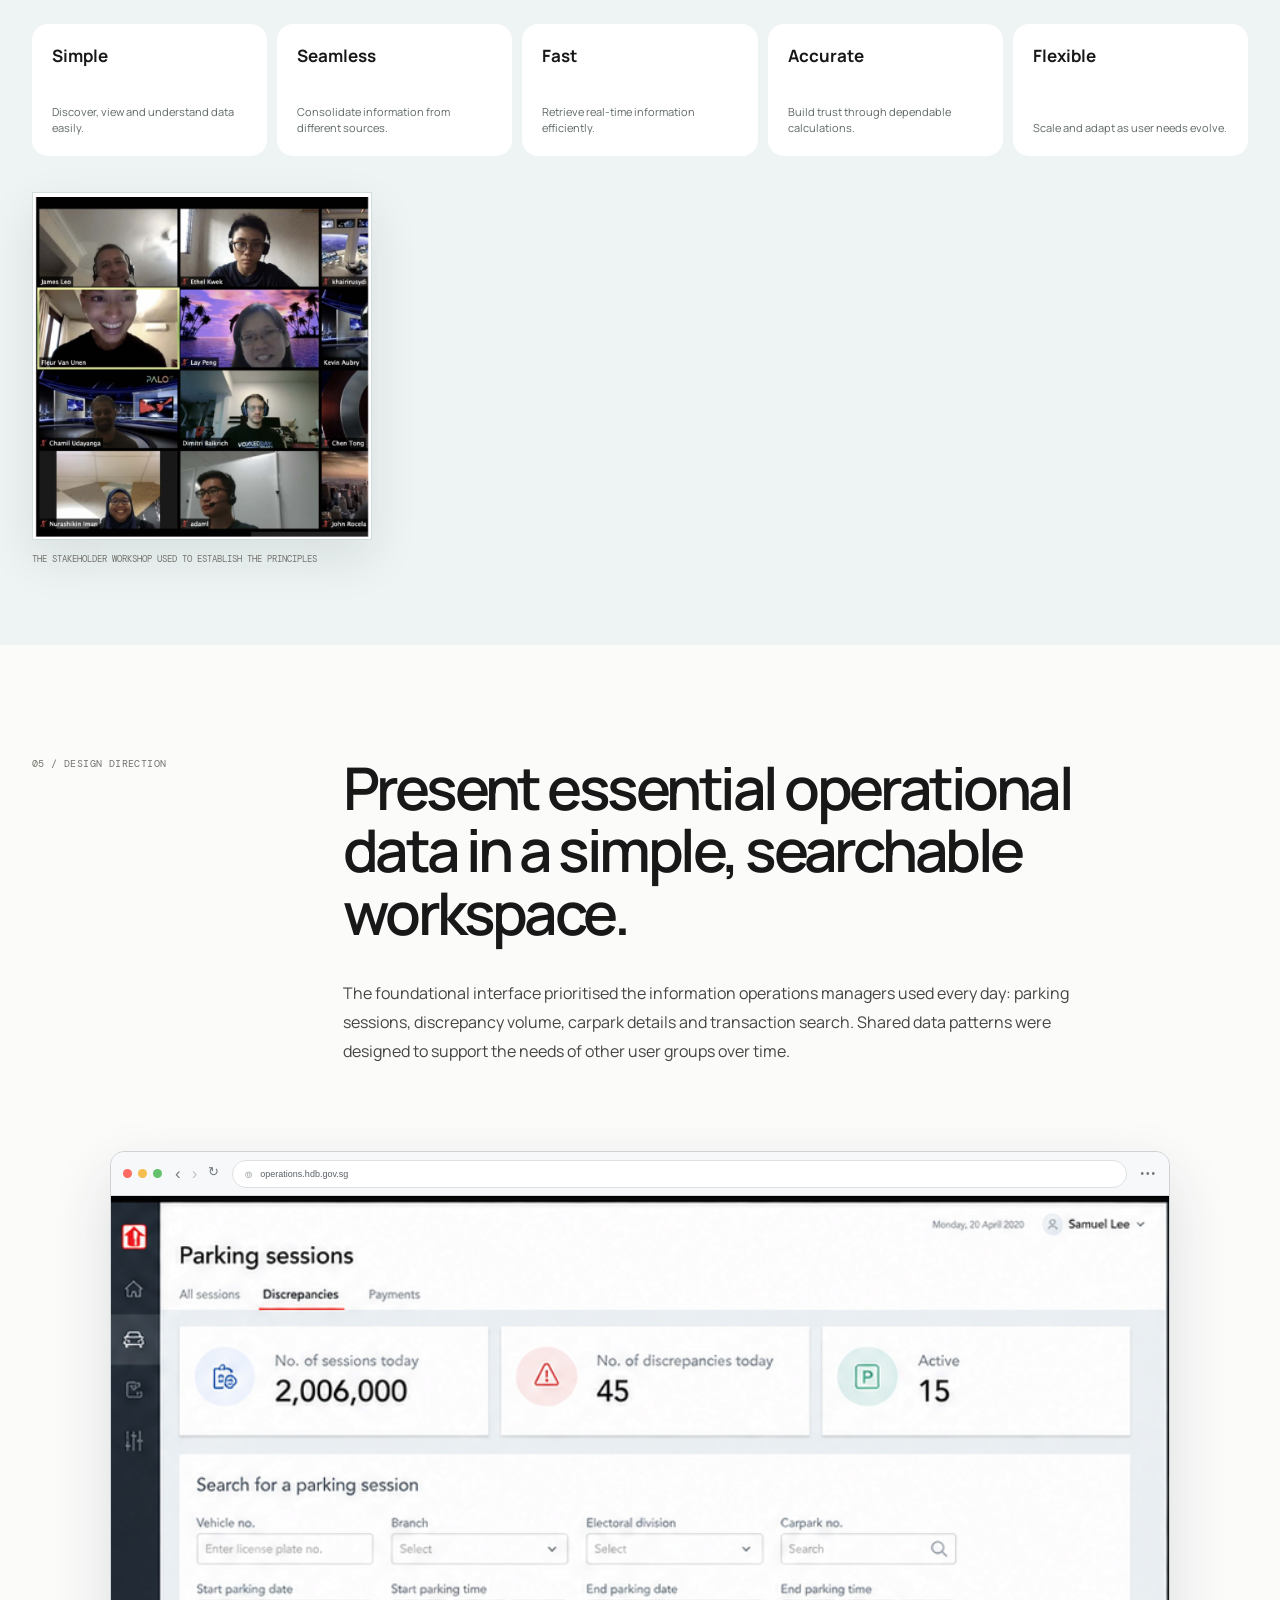
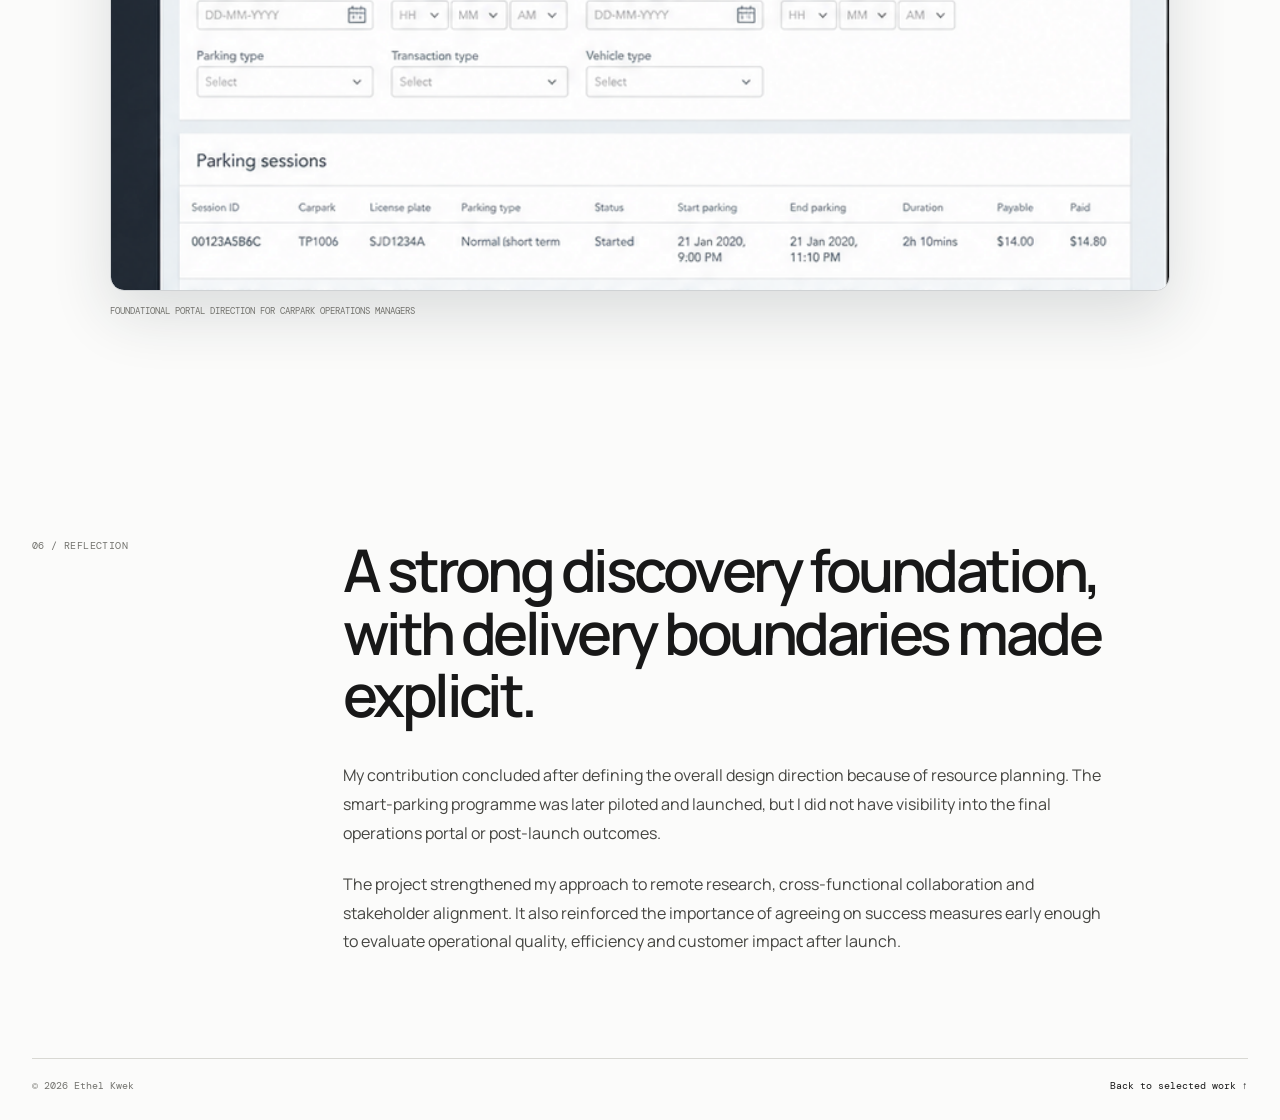
<file: hdb-smart-carparks.html>
<!doctype html>
<html lang="en">
  <head>
    <meta charset="UTF-8" />
    <meta name="viewport" content="width=device-width, initial-scale=1.0" />
    <meta name="description" content="HDB smart carpark operations portal — a product design case study by Ethel Kwek." />
    <title>Managing smart carpark operations — Ethel Kwek</title>
    <link rel="preconnect" href="https://fonts.googleapis.com" />
    <link rel="preconnect" href="https://fonts.gstatic.com" crossorigin />
    <link href="https://fonts.googleapis.com/css2?family=DM+Mono:wght@400;500&amp;family=Manrope:wght@400;500;600;700;800&amp;display=swap" rel="stylesheet" />
    <link rel="stylesheet" href="case-study.css" />
  </head>
  <body class="hdb-case">
    <nav class="case-nav case-wrap">
      <a class="wordmark" href="index.html">Ethel Kwek<span>®</span></a>
      <a class="back-link" href="index.html#work">← Selected work</a>
    </nav>

    <main>
      <header class="case-hero case-wrap">
        <p class="case-kicker">HDB · Product design · Operations platform</p>
        <h1>Managing smart carpark operations <span>🚗</span></h1>
        <p class="case-lead">Defining the design direction for a central portal that helps HDB operate barrier-free carparks with faster access to trusted data.</p>
        <dl class="case-meta">
          <div><dt>Product</dt><dd>Smart carpark operations portal</dd></div>
          <div><dt>My role</dt><dd>Discovery · Design direction</dd></div>
          <div><dt>Year</dt><dd>2019</dd></div>
        </dl>
      </header>

      <section class="hdb-hero" aria-label="HDB carpark operations portal">
        <div class="case-wrap hdb-hero-grid">
          <div class="hdb-hero-copy">
            <p class="section-label light">The brief</p>
            <h2>One operational view across a fragmented carpark ecosystem.</h2>
            <p>Bring parking sessions, discrepancies and configurable carpark data together so officers can work with greater speed, accuracy and control.</p>
          </div>
          <img src="public/hdb-hero-laptop-transparent.png" alt="HDB smart carpark operations portal displayed on a laptop" />
        </div>
      </section>

      <article>
        <section class="case-section case-wrap case-grid">
          <p class="section-label">01 / Context</p>
          <div class="section-copy">
            <h2>Moving from barrier gantries to licence-plate recognition changed the operating model.</h2>
            <p>HDB wanted a seamless parking and payment journey built around licence-plate recognition, removing the need for barrier gantries and reducing queues at carpark entrances and exits.</p>
            <p>Behind that motorist experience, HDB needed an integrated operational portal. Carpark hardware, software and transaction data were managed by multiple service providers, making price changes, investigations and system improvements slow and dependent on manual verification.</p>
          </div>
        </section>

        <div class="hdb-media-grid hdb-context-media case-wrap">
          <figure><img src="public/hdb-carpark-landscape.png" alt="Comparison of Singapore road parking and HDB barrier-gantry parking" /><figcaption>Existing parking landscape and payment systems</figcaption></figure>
        </div>

        <section class="hdb-scale">
          <div class="case-wrap">
            <p class="section-label light">The operating scale</p>
            <div class="hdb-scale-grid">
              <div><strong>1,900</strong><span>HDB carparks</span></div>
              <div><strong>2.5M</strong><span>parking transactions every day</span></div>
              <div><strong>9</strong><span>service providers</span></div>
              <div><strong>S$1K+</strong><span>per carpark for a system enhancement</span></div>
              <div><strong>1–3</strong><span>system enhancements each year</span></div>
            </div>
          </div>
        </section>

        <section class="hdb-target-experience case-wrap" aria-labelledby="target-experience-title">
          <div class="hdb-target-intro">
            <p class="section-label">The target experience</p>
            <div>
              <h2 id="target-experience-title">Designing both sides of the parking experience.</h2>
              <p>A seamless journey for motorists depended on giving HDB a reliable operational layer behind it.</p>
            </div>
          </div>

          <article class="hdb-journey-card hdb-journey-operations">
            <div class="hdb-journey-heading">
              <span>01 / HDB operations</span>
              <h3>Centralise the work behind every parking session.</h3>
              <p>Bring configuration, charging, payments, reconciliation and enforcement into one connected operational experience.</p>
            </div>
            <figure>
              <img src="public/hdb-operations-journey.png" alt="HDB operational journey across parking information, charging, payments, reconciliation and enforcement" />
              <figcaption>Target operational experience for HDB</figcaption>
            </figure>
          </article>

          <div class="hdb-experience-connector">
            <span>Operational reliability</span>
            <i aria-hidden="true">↓</i>
            <strong>enables a seamless motorist experience</strong>
          </div>

          <article class="hdb-journey-card hdb-journey-motorist">
            <div class="hdb-journey-heading">
              <span>02 / Motorists</span>
              <h3>Make parking feel effortless from entry to resolution.</h3>
              <p>Remove stopping points and manual steps while keeping payment, eligibility and charge follow-up clear.</p>
            </div>
            <figure>
              <img src="public/hdb-motorist-journey.png" alt="Motorist journey from registering in Parking.sg through parking, payment and charge follow-up" />
              <figcaption>Envisioned experience for motorists</figcaption>
            </figure>
          </article>
        </section>

        <section class="case-section case-wrap case-grid">
          <p class="section-label">02 / Discovery</p>
          <div class="section-copy">
            <h2>Research connected the requested features to the work officers actually performed.</h2>
            <p>I interviewed 10 officers across four departments to understand their responsibilities, tools and current workflows. The research covered carpark operations, system ownership, accounting and data analysis.</p>
            <div class="hdb-research-grid">
              <div><strong>3</strong><span>Carpark operations managers</span></div>
              <div><strong>2</strong><span>System owners</span></div>
              <div><strong>2</strong><span>Accountants</span></div>
              <div><strong>4</strong><span>Data analysts</span></div>
            </div>
            <figure class="hdb-research-figure">
              <img src="public/hdb-user-roles.png" alt="Participants in remote interviews about HDB carpark operations" />
              <figcaption>Remote interviews with officers across four operational roles</figcaption>
            </figure>
          </div>
        </section>

        <section class="hdb-flow case-wrap" aria-labelledby="wrong-charge-flow-title">
          <div class="hdb-flow-heading">
            <div>
              <p class="section-label">Existing workflow</p>
              <h3 id="wrong-charge-flow-title">Investigating a wrong charge required repeated handoffs.</h3>
            </div>
            <p>An operations manager typically handled <strong>10–30 cases each week</strong>, manually moving information between systems, files and teams.</p>
          </div>

          <div class="hdb-flow-compact">
            <article>
              <b>01 — Intake</b>
              <span class="hdb-owner hdb-owner-branch">HDB branch</span>
              <strong>Wrong-charge feedback received</strong>
            </article>
            <article>
              <b>02 — Investigation</b>
              <span class="hdb-owner hdb-owner-isg">ISG · HDB IT</span>
              <strong>Transactions and charges assessed</strong>
            </article>
            <article class="hdb-flow-compact-friction">
              <b>03 — Manual verification</b>
              <span class="hdb-owner hdb-owner-ops">Operations manager</span>
              <strong>Notepad list converted to Excel and verified</strong>
            </article>
            <article>
              <b>04 — Handoff</b>
              <span class="hdb-owner hdb-owner-provider">Service provider</span>
              <strong>Discrepancy clarified by email</strong>
            </article>
            <article class="hdb-flow-compact-result">
              <b>05 — Resolution</b>
              <span class="hdb-owner hdb-owner-isg">ISG · HDB IT</span>
              <strong>Wrong charge rectified</strong>
            </article>
          </div>

          <div class="hdb-flow-note"><span>Key friction</span><p>The same case moved through email, Notepad, Excel and internal systems before it could be resolved.</p></div>
        </section>

        <section class="hdb-problem">
          <div class="case-wrap">
            <p class="section-label light">The core problem</p>
            <h2>Too much effort went into obtaining and verifying data that officers could not fully trust.</h2>
            <p class="hdb-problem-lead">An operations manager handled roughly <strong>10–30 discrepancy cases each week</strong>, often moving between system checks, spreadsheets, Notepad files and email exchanges with service providers.</p>
            <div class="hdb-problem-grid">
              <article><span>01</span><h3>Dependent on others</h3><p>Officers could not access information instantly and had to request data from internal teams or service providers.</p></article>
              <article><span>02</span><h3>Not real-time</h3><p>Outdated sources created additional verification work and weakened confidence in data integrity.</p></article>
              <article><span>03</span><h3>Labour-intensive</h3><p>Large datasets were cleaned and cross-referenced manually across several tools.</p></article>
              <article><span>04</span><h3>Low transparency</h3><p>Service-provider maintenance, data handling and recovery processes were difficult to govern.</p></article>
            </div>
          </div>
        </section>

        <section class="case-section case-wrap case-grid">
          <p class="section-label">03 / Opportunity</p>
          <div class="section-copy">
            <h2>Turn fragmented operational data into dependable workflows.</h2>
            <p>The strongest opportunities were to identify transaction discrepancies automatically, give teams real-time carpark and revenue visibility, and connect previously separate systems into workflows such as reconciliation and record updates.</p>
            <div class="insight-grid">
              <div><strong>Automate calculations</strong><p>Pull parking transactions together to surface discrepancies and status changes.</p></div>
              <div><strong>Make performance visible</strong><p>Provide carpark usage, revenue, occupancy and transaction insights in one place.</p></div>
              <div><strong>Connect workflows</strong><p>Reduce handoffs between reconciliation, investigation and record updates.</p></div>
              <div><strong>Improve governance</strong><p>Create a clearer, shared view of data quality and service-provider performance.</p></div>
            </div>
          </div>
        </section>

        <section class="hdb-principles">
          <div class="case-wrap">
            <p class="section-label">04 / Design principles</p>
            <div class="hdb-principles-heading"><h2>Five principles guided the first design direction.</h2><p>Developed with key stakeholders to keep product decisions anchored in the needs uncovered during discovery.</p></div>
            <div class="hdb-principle-grid">
              <div><strong>Simple</strong><span>Discover, view and understand data easily.</span></div>
              <div><strong>Seamless</strong><span>Consolidate information from different sources.</span></div>
              <div><strong>Fast</strong><span>Retrieve real-time information efficiently.</span></div>
              <div><strong>Accurate</strong><span>Build trust through dependable calculations.</span></div>
              <div><strong>Flexible</strong><span>Scale and adapt as user needs evolve.</span></div>
            </div>
            <figure class="hdb-principles-source"><img src="public/hdb-principles-workshop.png" alt="Participants in a remote stakeholder design-principles workshop" /><figcaption>The stakeholder workshop used to establish the principles</figcaption></figure>
          </div>
        </section>

        <section class="case-section case-wrap case-grid">
          <p class="section-label">05 / Design direction</p>
          <div class="section-copy">
            <h2>Present essential operational data in a simple, searchable workspace.</h2>
            <p>The foundational interface prioritised the information operations managers used every day: parking sessions, discrepancy volume, carpark details and transaction search. Shared data patterns were designed to support the needs of other user groups over time.</p>
          </div>
        </section>

        <figure class="hdb-dashboard case-wrap">
          <div class="hdb-browser-frame">
            <div class="hdb-browser-chrome" aria-hidden="true">
              <div class="hdb-browser-toolbar">
                <div class="hdb-browser-dots"><i></i><i></i><i></i></div>
                <div class="hdb-browser-actions"><span>‹</span><span>›</span><span>↻</span></div>
                <div class="hdb-browser-address"><span>⌾</span><strong>operations.hdb.gov.sg</strong></div>
                <span class="hdb-browser-more">•••</span>
              </div>
            </div>
            <img src="public/hdb-operations-dashboard.png" alt="Dashboard showing HDB parking sessions, discrepancy volume and transaction filters" />
          </div>
          <figcaption>Foundational portal direction for carpark operations managers</figcaption>
        </figure>

        <section class="case-section case-wrap case-grid final-section">
          <p class="section-label">06 / Reflection</p>
          <div class="section-copy">
            <h2>A strong discovery foundation, with delivery boundaries made explicit.</h2>
            <p>My contribution concluded after defining the overall design direction because of resource planning. The smart-parking programme was later piloted and launched, but I did not have visibility into the final operations portal or post-launch outcomes.</p>
            <p>The project strengthened my approach to remote research, cross-functional collaboration and stakeholder alignment. It also reinforced the importance of agreeing on success measures early enough to evaluate operational quality, efficiency and customer impact after launch.</p>
          </div>
        </section>
      </article>
    </main>

    <footer class="case-footer case-wrap">
      <p>© 2026 Ethel Kwek</p>
      <a href="index.html#work">Back to selected work ↑</a>
    </footer>
  </body>
</html>
</file>
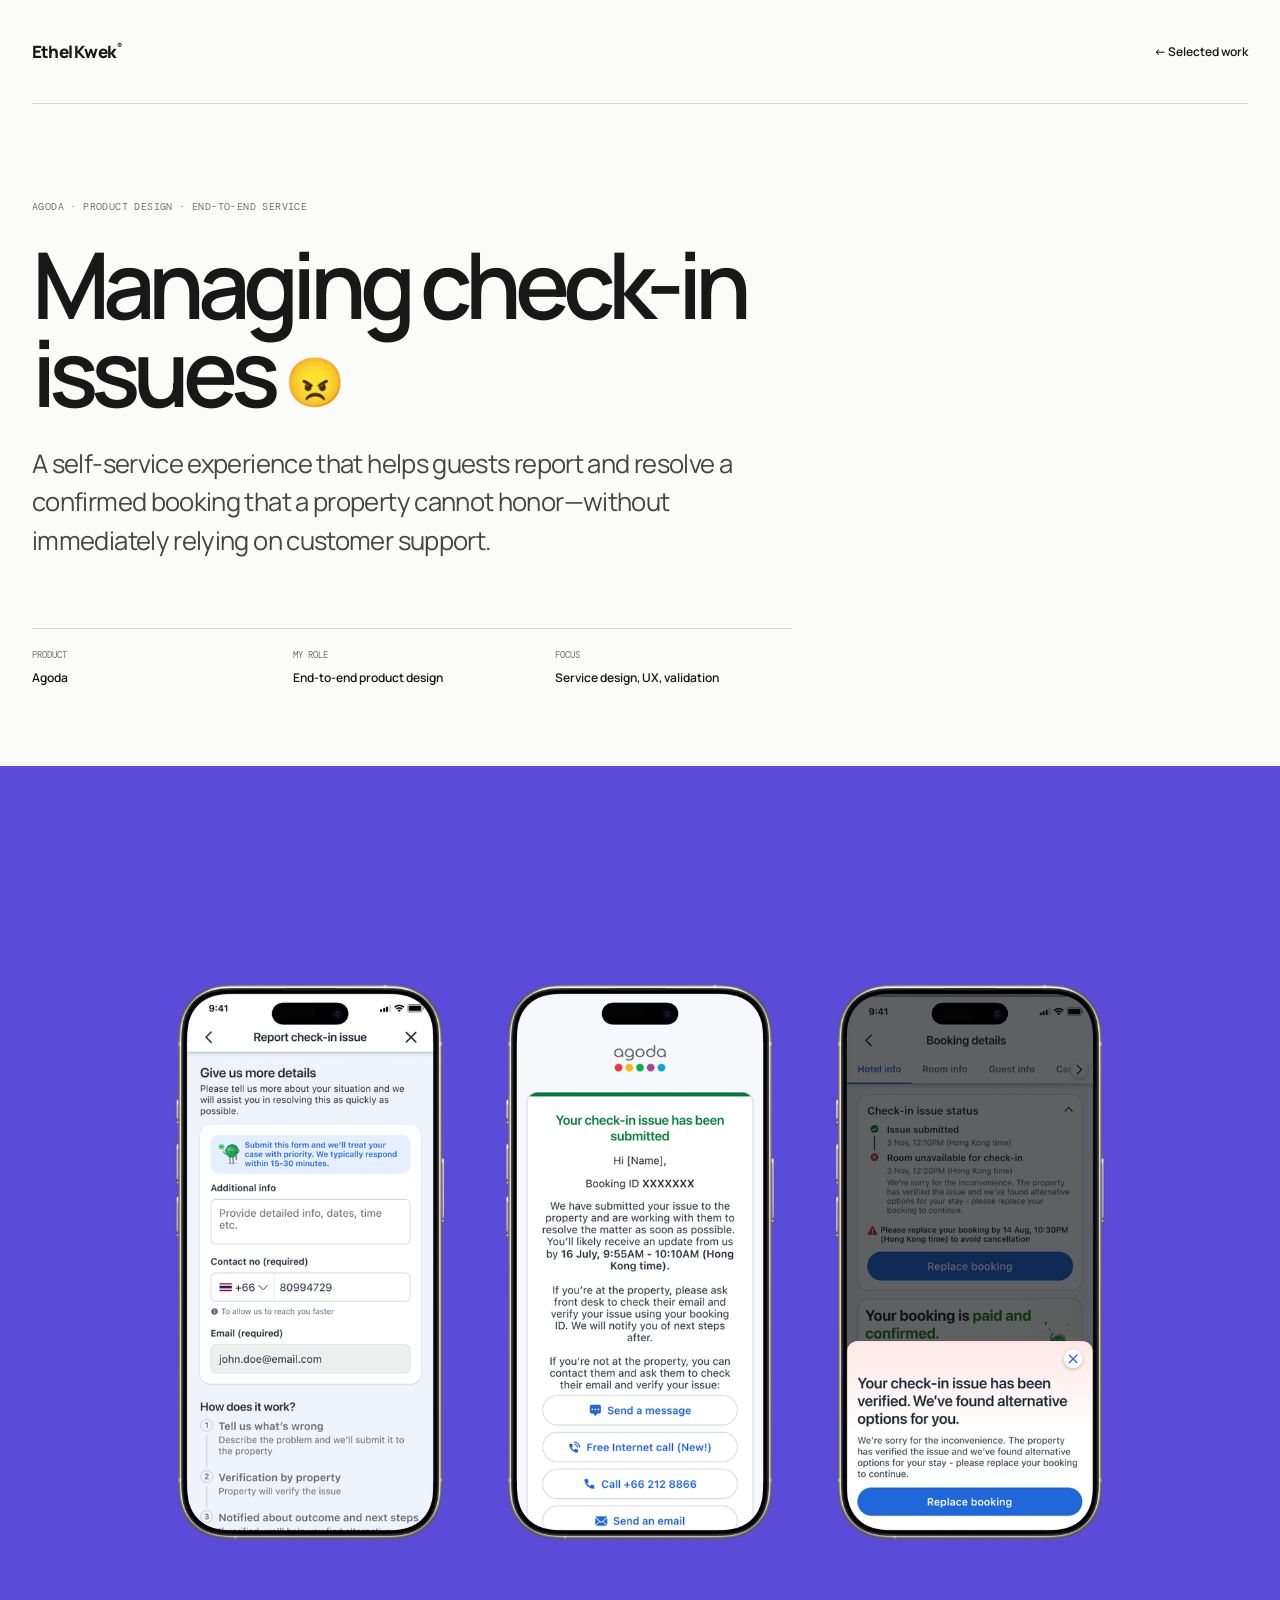
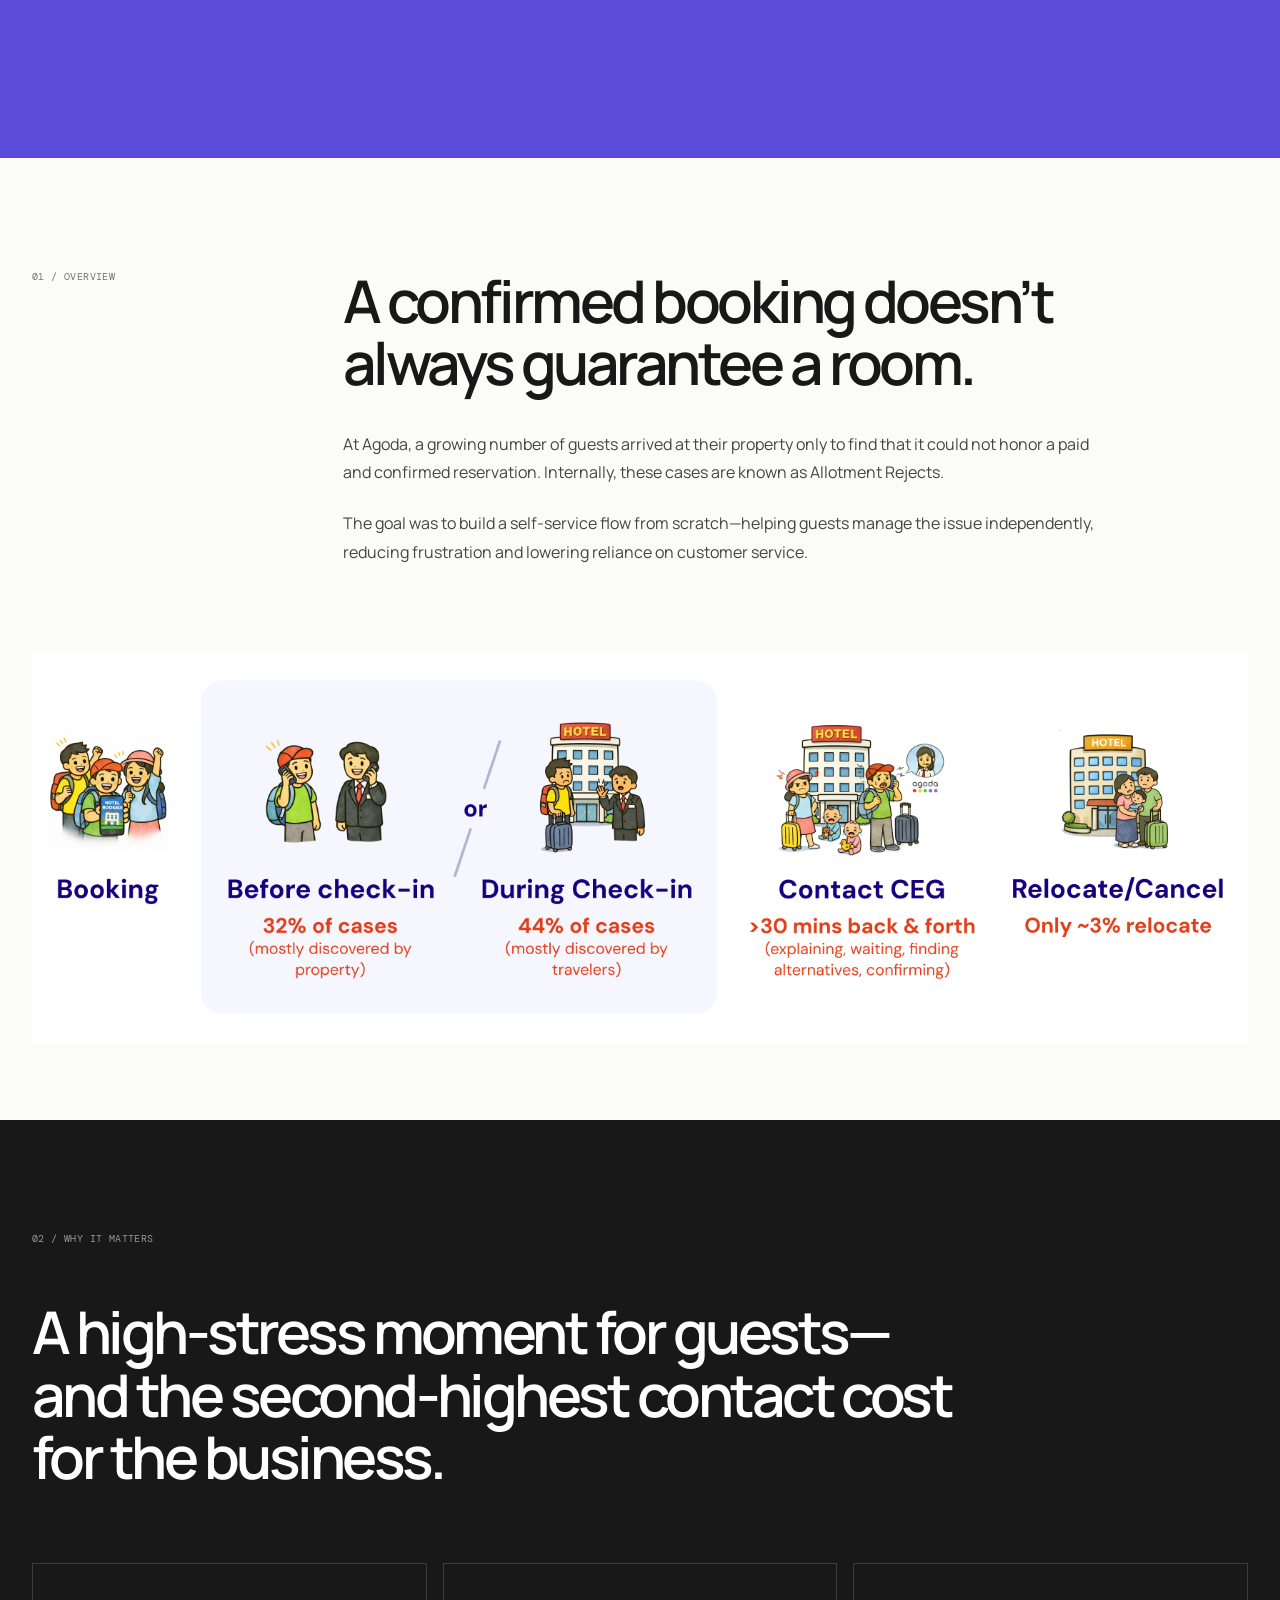
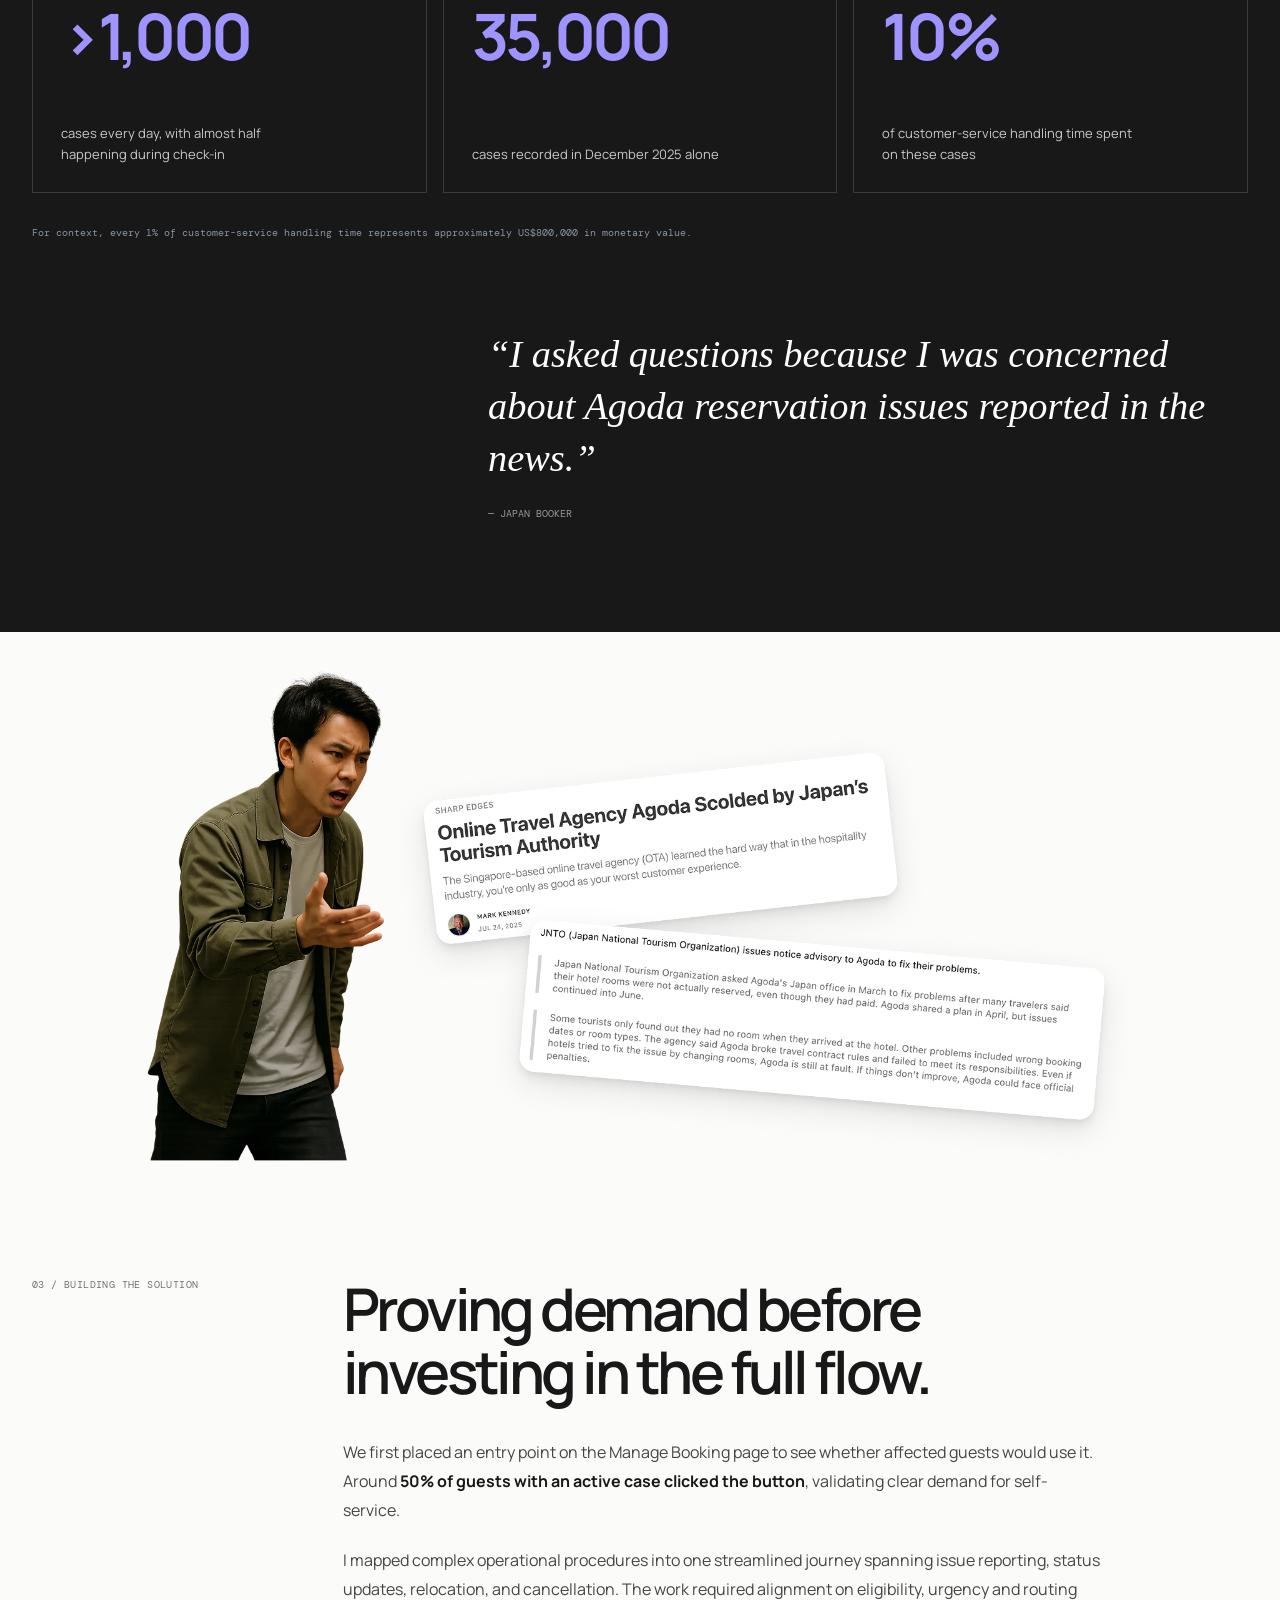
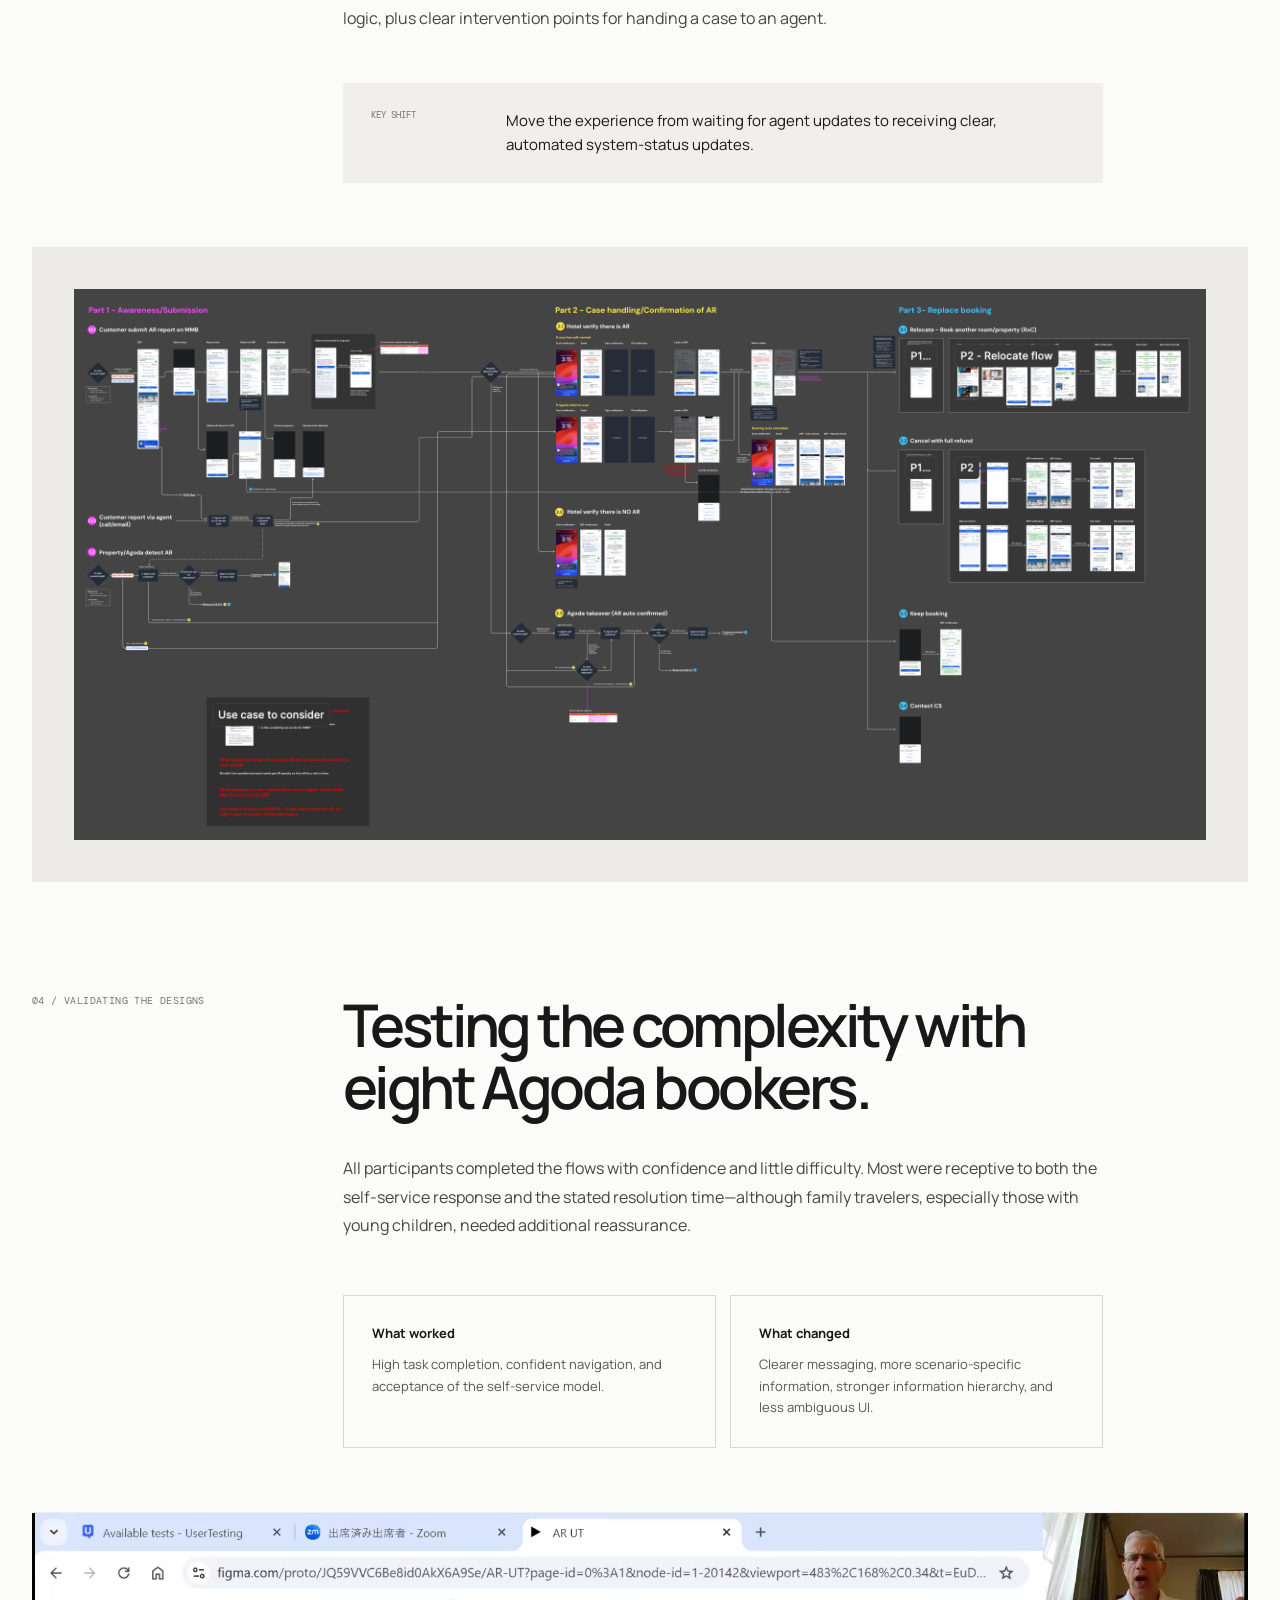
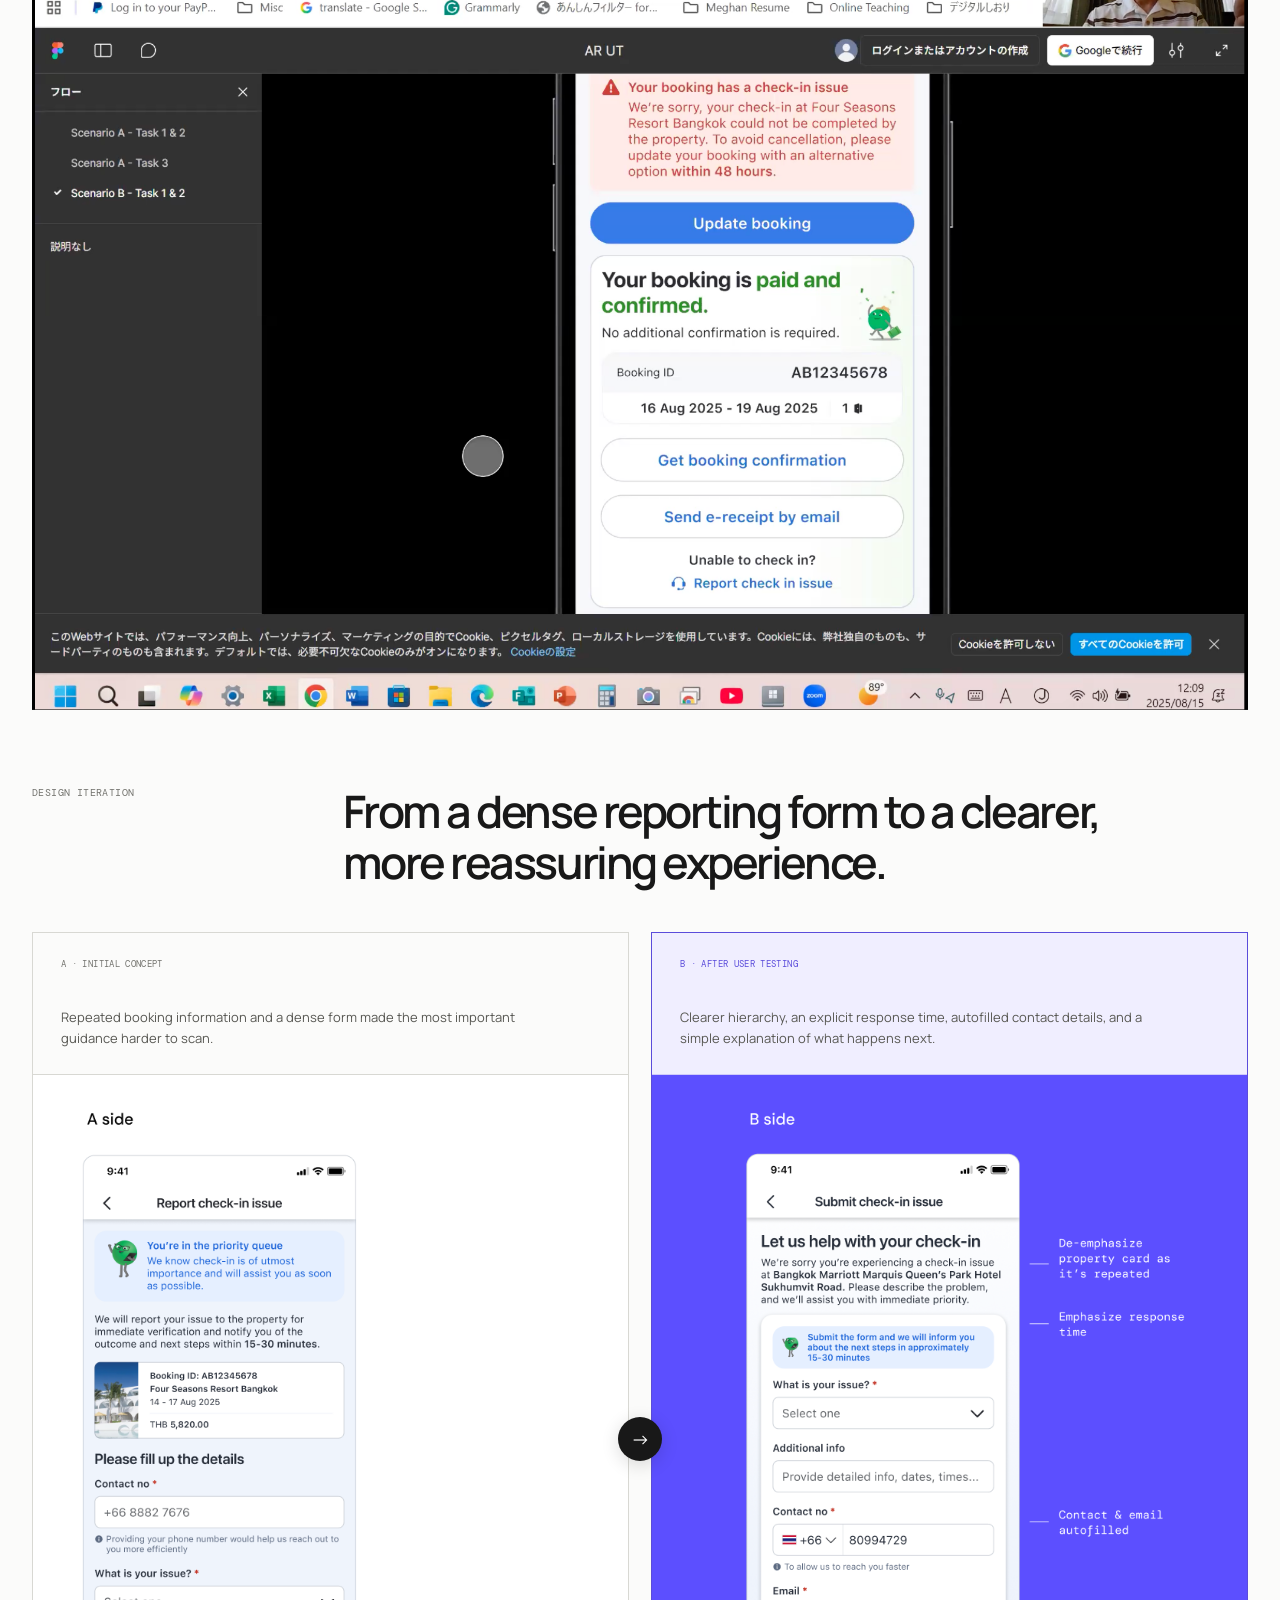
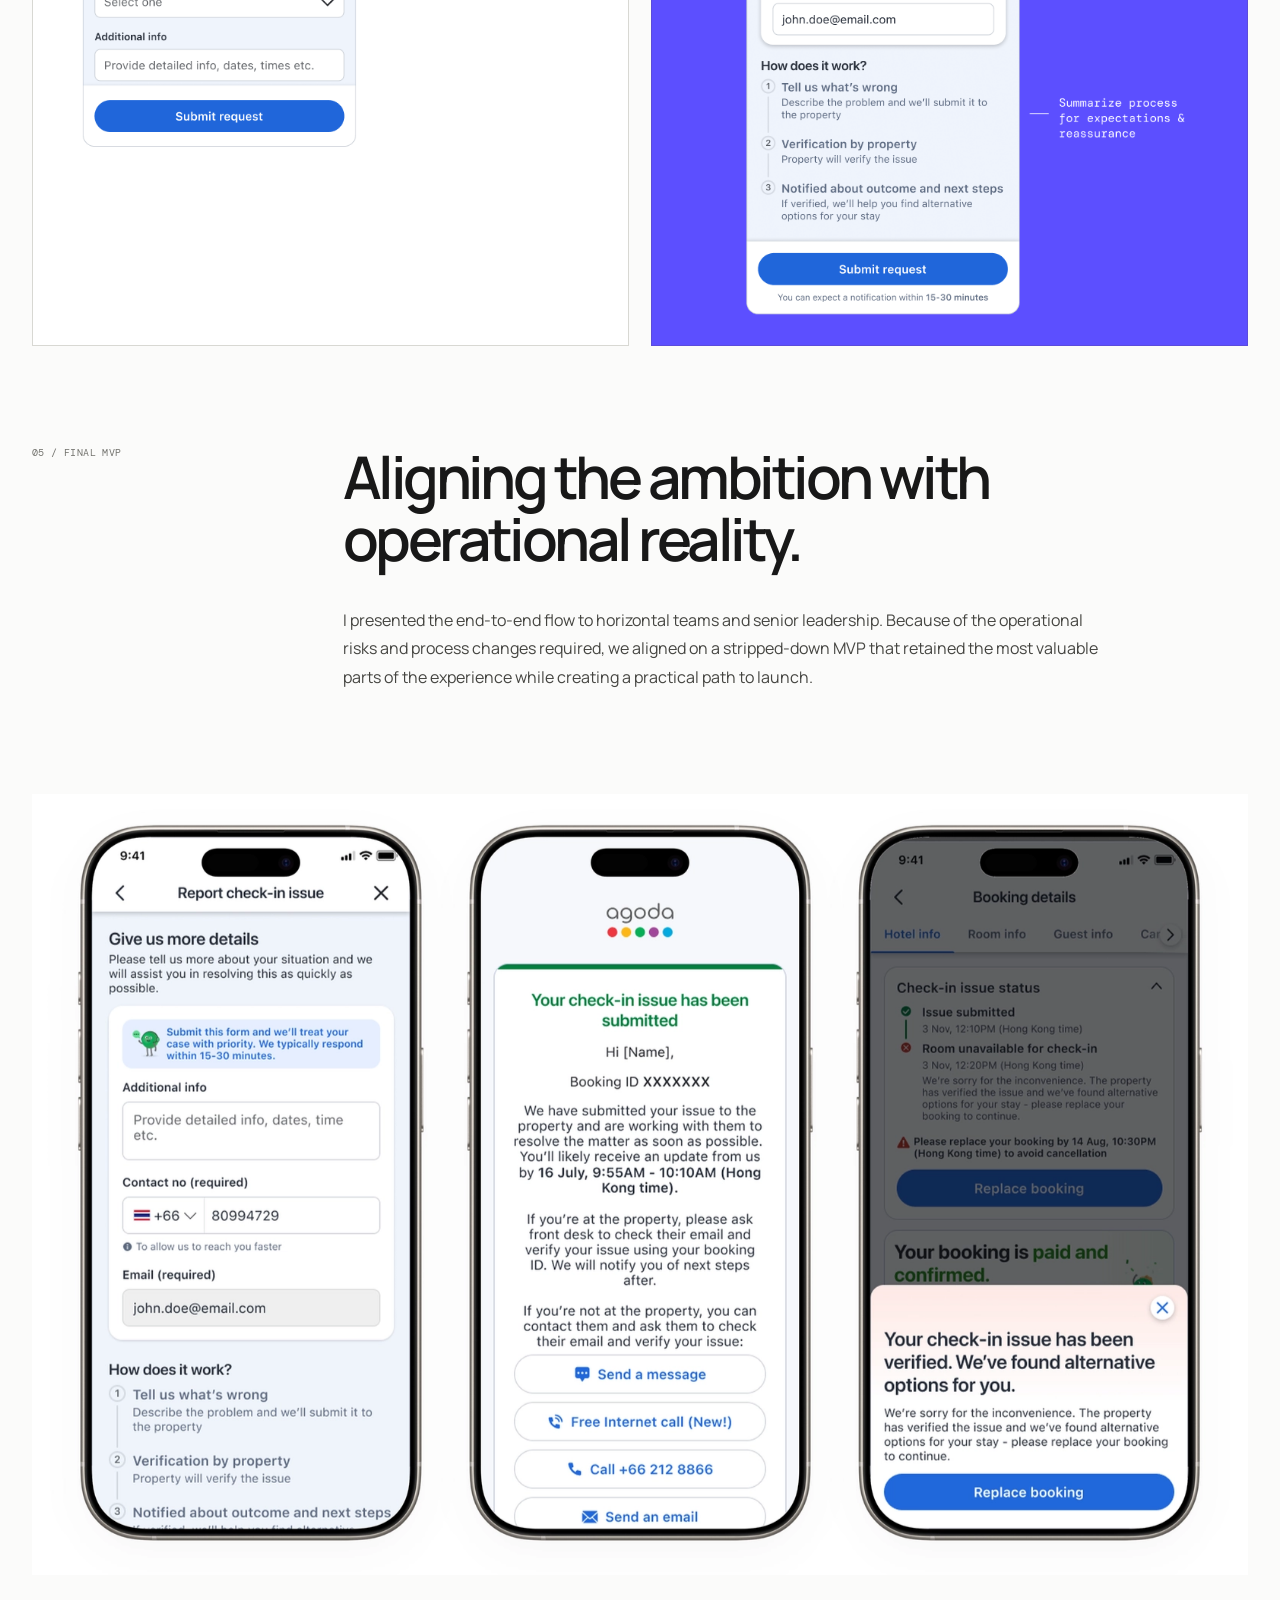
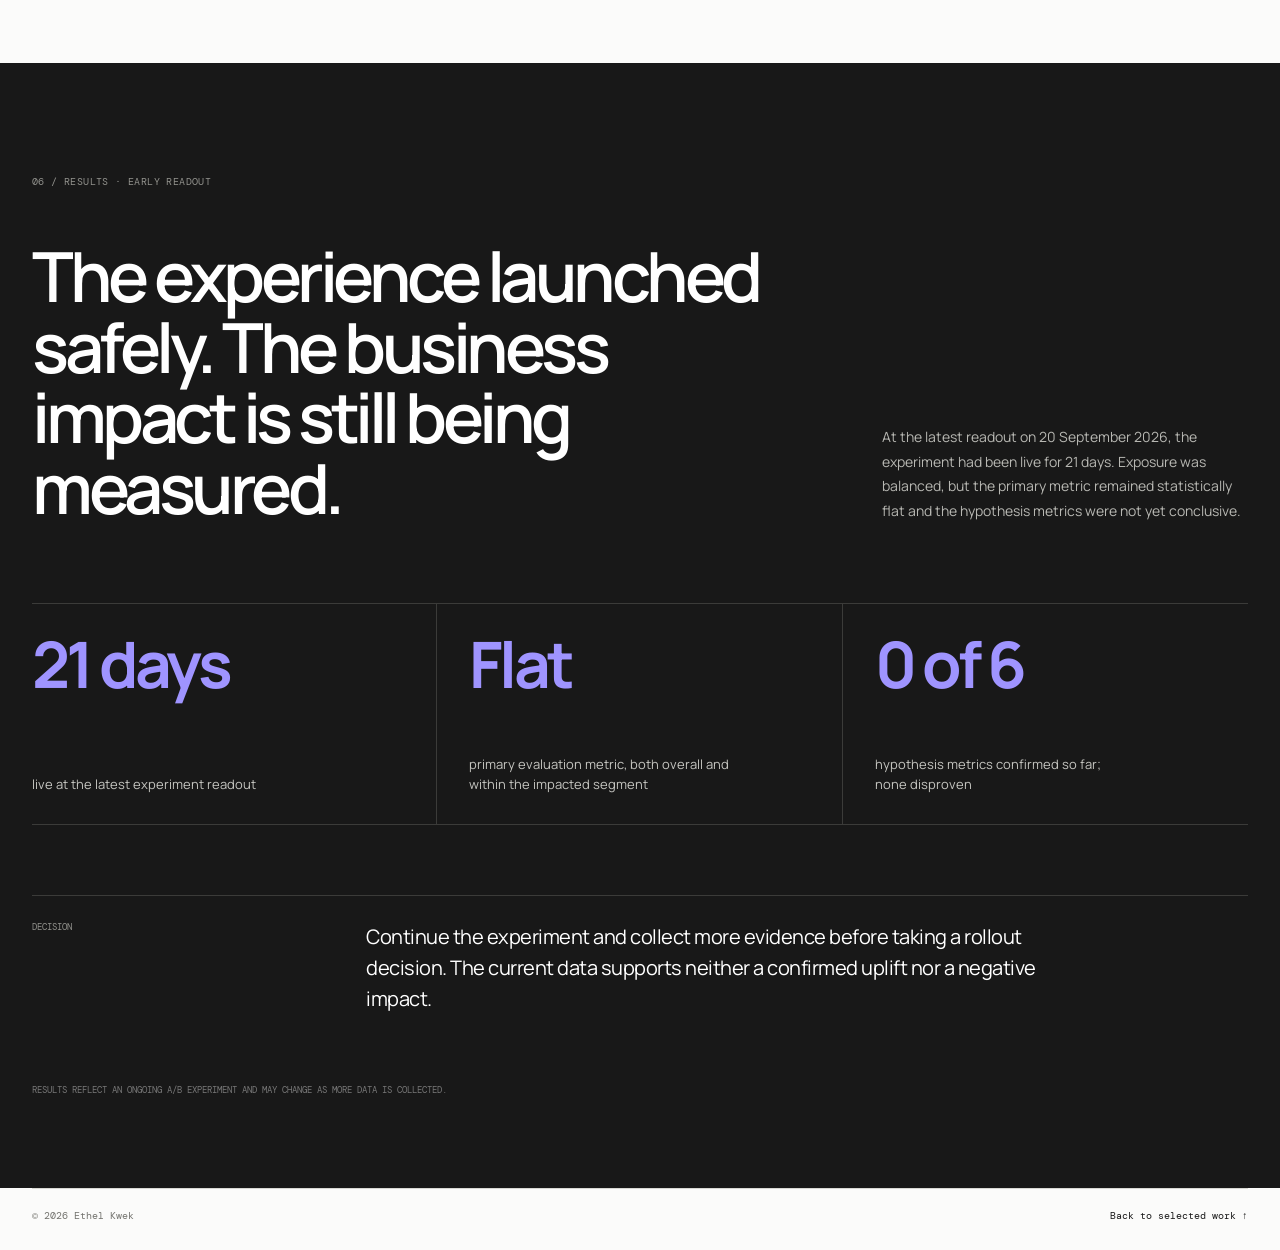
<file: managing-check-in-issues.html>
<!doctype html>
<html lang="en">
  <head>
    <meta charset="UTF-8" />
    <meta name="viewport" content="width=device-width, initial-scale=1.0" />
    <meta name="description" content="Managing check-in issues — an Agoda product design case study by Ethel Kwek." />
    <title>Managing check-in issues — Ethel Kwek</title>
    <link rel="preconnect" href="https://fonts.googleapis.com" />
    <link rel="preconnect" href="https://fonts.gstatic.com" crossorigin />
    <link href="https://fonts.googleapis.com/css2?family=DM+Mono:wght@400;500&family=Manrope:wght@400;500;600;700;800&display=swap" rel="stylesheet" />
    <link rel="stylesheet" href="case-study.css" />
  </head>
  <body>
    <nav class="case-nav case-wrap">
      <a class="wordmark" href="index.html">Ethel Kwek<span>®</span></a>
      <a class="back-link" href="index.html#work">← Selected work</a>
    </nav>

    <main>
      <header class="case-hero case-wrap">
        <p class="case-kicker">Agoda · Product design · End-to-end service</p>
        <h1>Managing check-in issues <span>😠</span></h1>
        <p class="case-lead">A self-service experience that helps guests report and resolve a confirmed booking that a property cannot honor—without immediately relying on customer support.</p>
        <dl class="case-meta">
          <div><dt>Product</dt><dd>Agoda</dd></div>
          <div><dt>My role</dt><dd>End-to-end product design</dd></div>
          <div><dt>Focus</dt><dd>Service design, UX, validation</dd></div>
        </dl>
      </header>

      <section class="case-visual case-visual-purple">
        <img src="public/agoda-check-in-case-study.png" alt="Three Agoda mobile screens showing the check-in issue reporting and resolution experience" />
      </section>

      <article>
        <section class="case-section case-wrap case-grid">
          <p class="section-label">01 / Overview</p>
          <div class="section-copy">
            <h2>A confirmed booking doesn’t always guarantee a room.</h2>
            <p>At Agoda, a growing number of guests arrived at their property only to find that it could not honor a paid and confirmed reservation. Internally, these cases are known as Allotment Rejects.</p>
            <p>The goal was to build a self-service flow from scratch—helping guests manage the issue independently, reducing frustration and lowering reliance on customer service.</p>
          </div>
        </section>

        <figure class="wide-media case-wrap">
          <img src="public/checkin-01.png" alt="Data showing when check-in issues occur" />
        </figure>

        <section class="case-section impact-section">
          <div class="case-wrap">
            <p class="section-label light">02 / Why it matters</p>
            <h2 class="impact-title">A high-stress moment for guests—and the second-highest contact cost for the business.</h2>
            <div class="stat-grid">
              <div><strong>&gt;1,000</strong><span>cases every day, with almost half happening during check-in</span></div>
              <div><strong>35,000</strong><span>cases recorded in December 2025 alone</span></div>
              <div><strong>10%</strong><span>of customer-service handling time spent on these cases</span></div>
            </div>
            <p class="data-note">For context, every 1% of customer-service handling time represents approximately US$800,000 in monetary value.</p>
            <blockquote>“I asked questions because I was concerned about Agoda reservation issues reported in the news.”<cite>— Japan booker</cite></blockquote>
          </div>
        </section>

        <figure class="wide-media case-wrap compact-media">
          <img src="public/checkin-02.png" alt="Customer trust and check-in issue context" />
        </figure>

        <section class="case-section case-wrap case-grid">
          <p class="section-label">03 / Building the solution</p>
          <div class="section-copy">
            <h2>Proving demand before investing in the full flow.</h2>
            <p>We first placed an entry point on the Manage Booking page to see whether affected guests would use it. Around <strong>50% of guests with an active case clicked the button</strong>, validating clear demand for self-service.</p>
            <p>I mapped complex operational procedures into one streamlined journey spanning issue reporting, status updates, relocation, and cancellation. The work required alignment on eligibility, urgency and routing logic, plus clear intervention points for handing a case to an agent.</p>
            <div class="callout"><span>Key shift</span><p>Move the experience from waiting for agent updates to receiving clear, automated system-status updates.</p></div>
          </div>
        </section>

        <figure class="wide-media case-wrap flow-media">
          <img src="public/checkin-04.png" alt="Mapped self-service flow for resolving check-in issues" />
        </figure>

        <section class="case-section case-wrap case-grid">
          <p class="section-label">04 / Validating the designs</p>
          <div class="section-copy">
            <h2>Testing the complexity with eight Agoda bookers.</h2>
            <p>All participants completed the flows with confidence and little difficulty. Most were receptive to both the self-service response and the stated resolution time—although family travelers, especially those with young children, needed additional reassurance.</p>
            <div class="insight-grid">
              <div><strong>What worked</strong><p>High task completion, confident navigation, and acceptance of the self-service model.</p></div>
              <div><strong>What changed</strong><p>Clearer messaging, more scenario-specific information, stronger information hierarchy, and less ambiguous UI.</p></div>
            </div>
          </div>
        </section>

        <figure class="wide-media case-wrap"><img src="public/checkin-05.png" alt="User-testing findings for the check-in issue flow" /></figure>
        <section class="iteration-comparison case-wrap" aria-labelledby="iteration-title">
          <div class="iteration-intro">
            <p class="section-label">Design iteration</p>
            <h3 id="iteration-title">From a dense reporting form to a clearer, more reassuring experience.</h3>
          </div>
          <div class="iteration-grid">
            <figure class="iteration-card iteration-before">
              <figcaption>
                <span class="iteration-tag">A · Initial concept</span>
                <p>Repeated booking information and a dense form made the most important guidance harder to scan.</p>
              </figcaption>
              <div class="iteration-image" role="img" aria-label="Initial check-in issue reporting design before user testing"></div>
            </figure>
            <div class="iteration-arrow" aria-hidden="true">→</div>
            <figure class="iteration-card iteration-after">
              <figcaption>
                <span class="iteration-tag">B · After user testing</span>
                <p>Clearer hierarchy, an explicit response time, autofilled contact details, and a simple explanation of what happens next.</p>
              </figcaption>
              <div class="iteration-image" role="img" aria-label="Improved check-in issue reporting design after user testing"></div>
            </figure>
          </div>
        </section>

        <section class="case-section case-wrap case-grid final-section">
          <p class="section-label">05 / Final MVP</p>
          <div class="section-copy">
            <h2>Aligning the ambition with operational reality.</h2>
            <p>I presented the end-to-end flow to horizontal teams and senior leadership. Because of the operational risks and process changes required, we aligned on a stripped-down MVP that retained the most valuable parts of the experience while creating a practical path to launch.</p>
          </div>
        </section>

        <figure class="wide-media case-wrap last-media"><img src="public/checkin-07.png" alt="Final MVP flow for managing check-in issues" /></figure>

        <section class="results-section">
          <div class="case-wrap">
            <p class="section-label light">06 / Results · Early readout</p>
            <div class="results-heading">
              <h2>The experience launched safely. The business impact is still being measured.</h2>
              <p>At the latest readout on 20 September 2026, the experiment had been live for 21 days. Exposure was balanced, but the primary metric remained statistically flat and the hypothesis metrics were not yet conclusive.</p>
            </div>
            <div class="results-grid">
              <div><strong>21 days</strong><span>live at the latest experiment readout</span></div>
              <div><strong>Flat</strong><span>primary evaluation metric, both overall and within the impacted segment</span></div>
              <div><strong>0 of 6</strong><span>hypothesis metrics confirmed so far; none disproven</span></div>
            </div>
            <div class="results-decision">
              <p class="results-label">Decision</p>
              <p>Continue the experiment and collect more evidence before taking a rollout decision. The current data supports neither a confirmed uplift nor a negative impact.</p>
            </div>
            <p class="results-note">Results reflect an ongoing A/B experiment and may change as more data is collected.</p>
          </div>
        </section>
      </article>
    </main>

    <footer class="case-footer case-wrap">
      <p>© 2026 Ethel Kwek</p>
      <a href="index.html#work">Back to selected work ↑</a>
    </footer>
  </body>
</html>
</file>
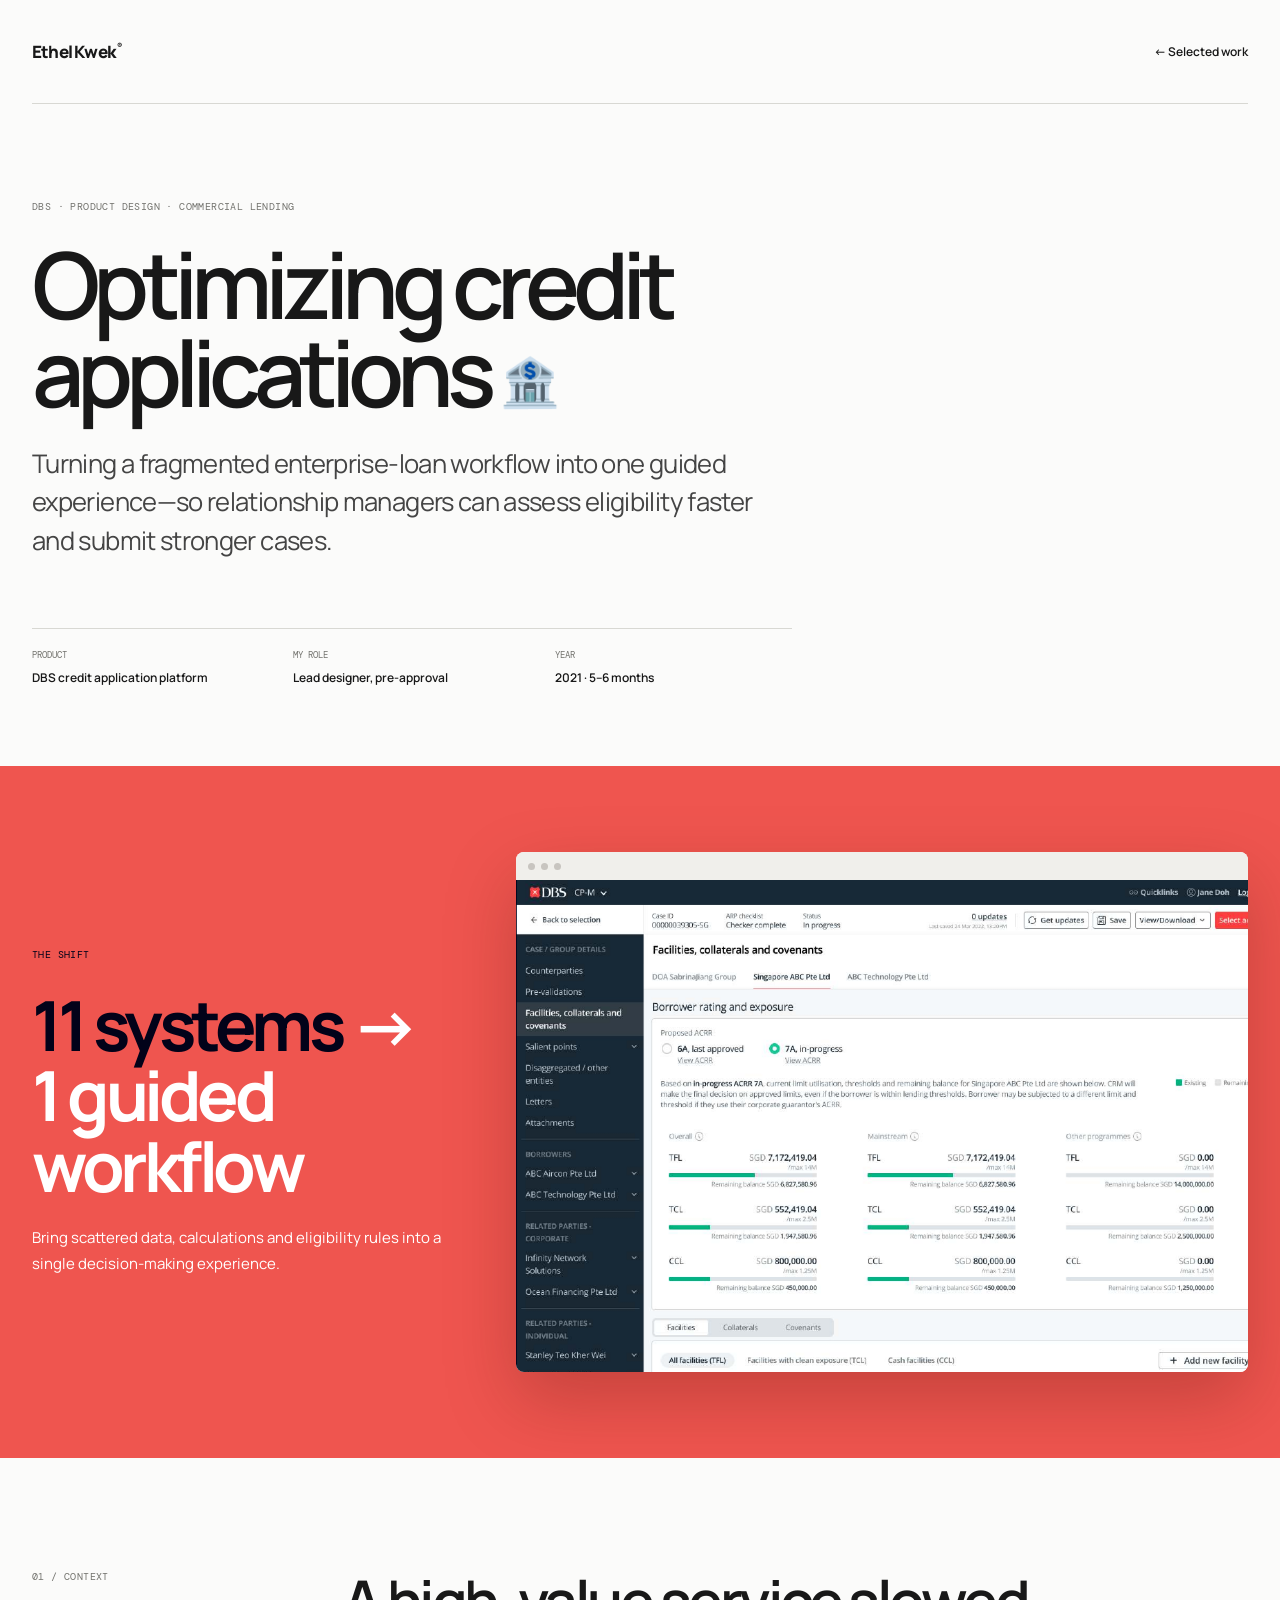
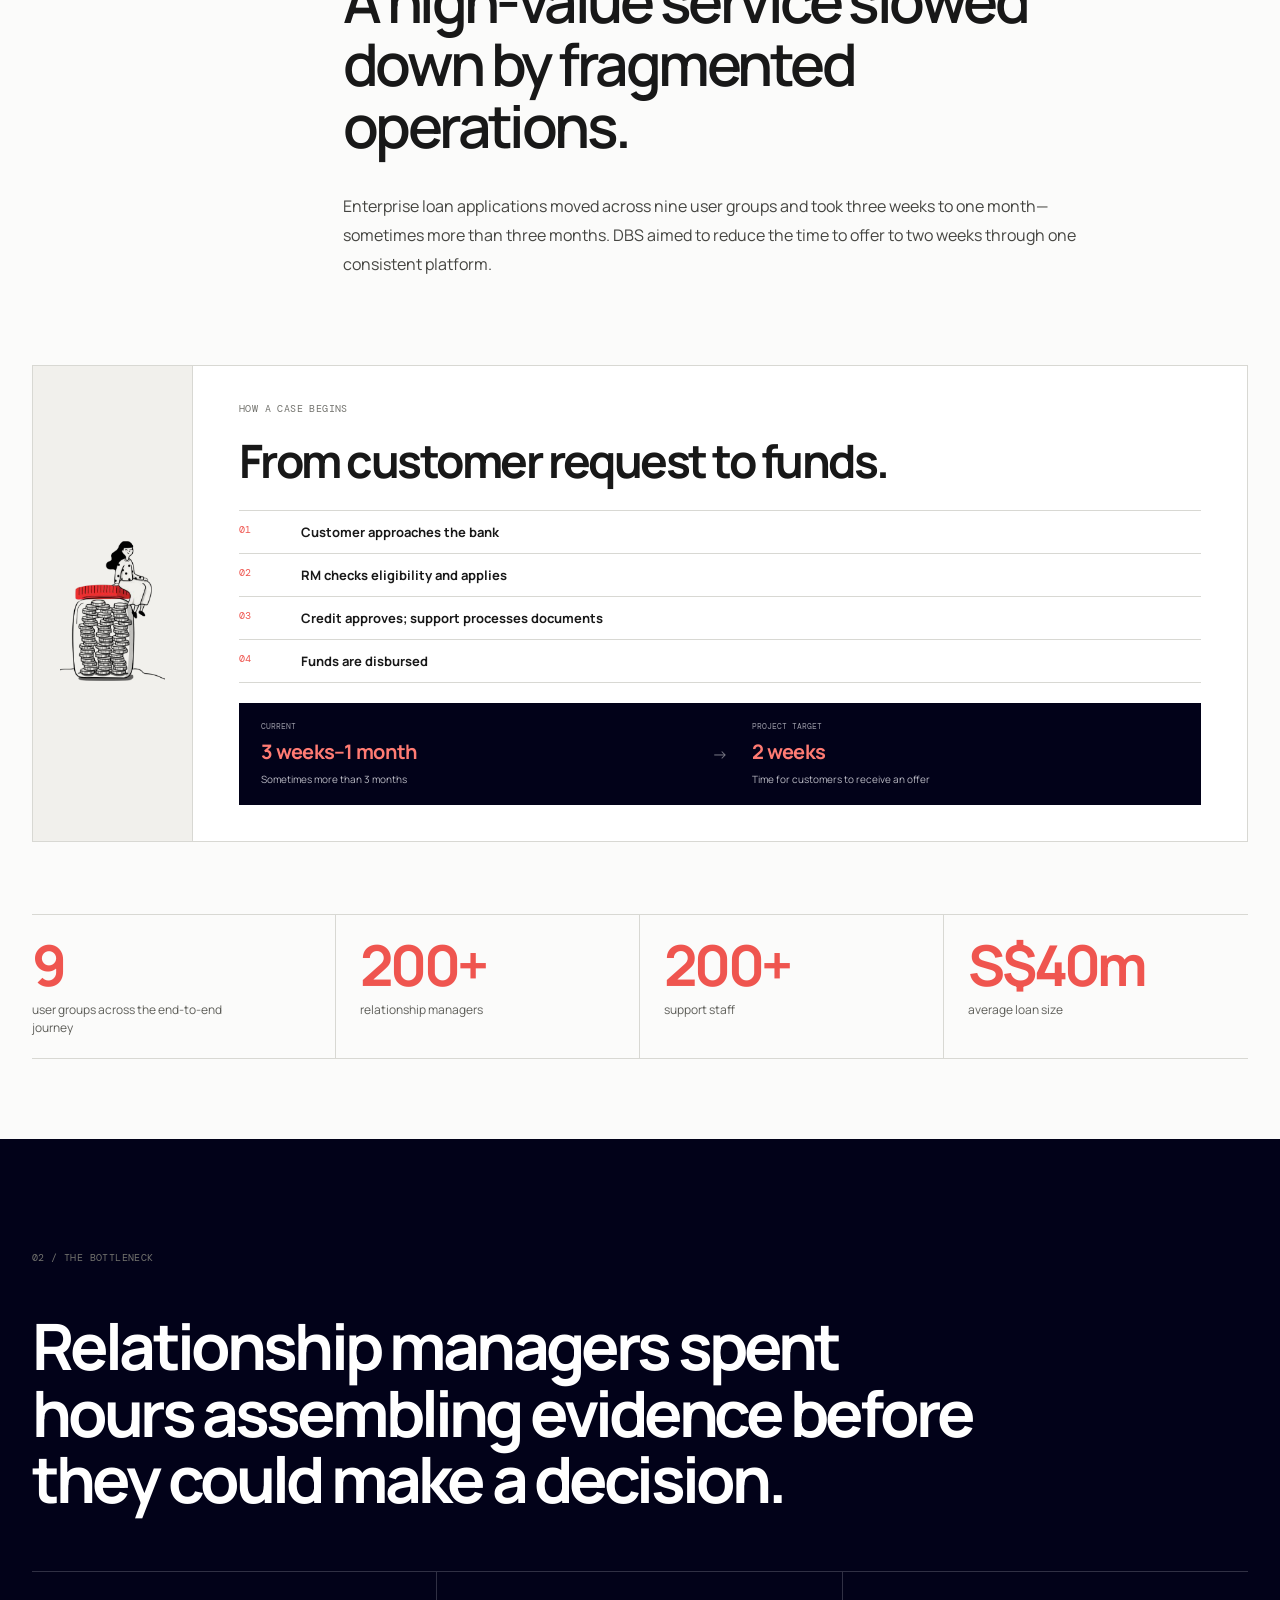
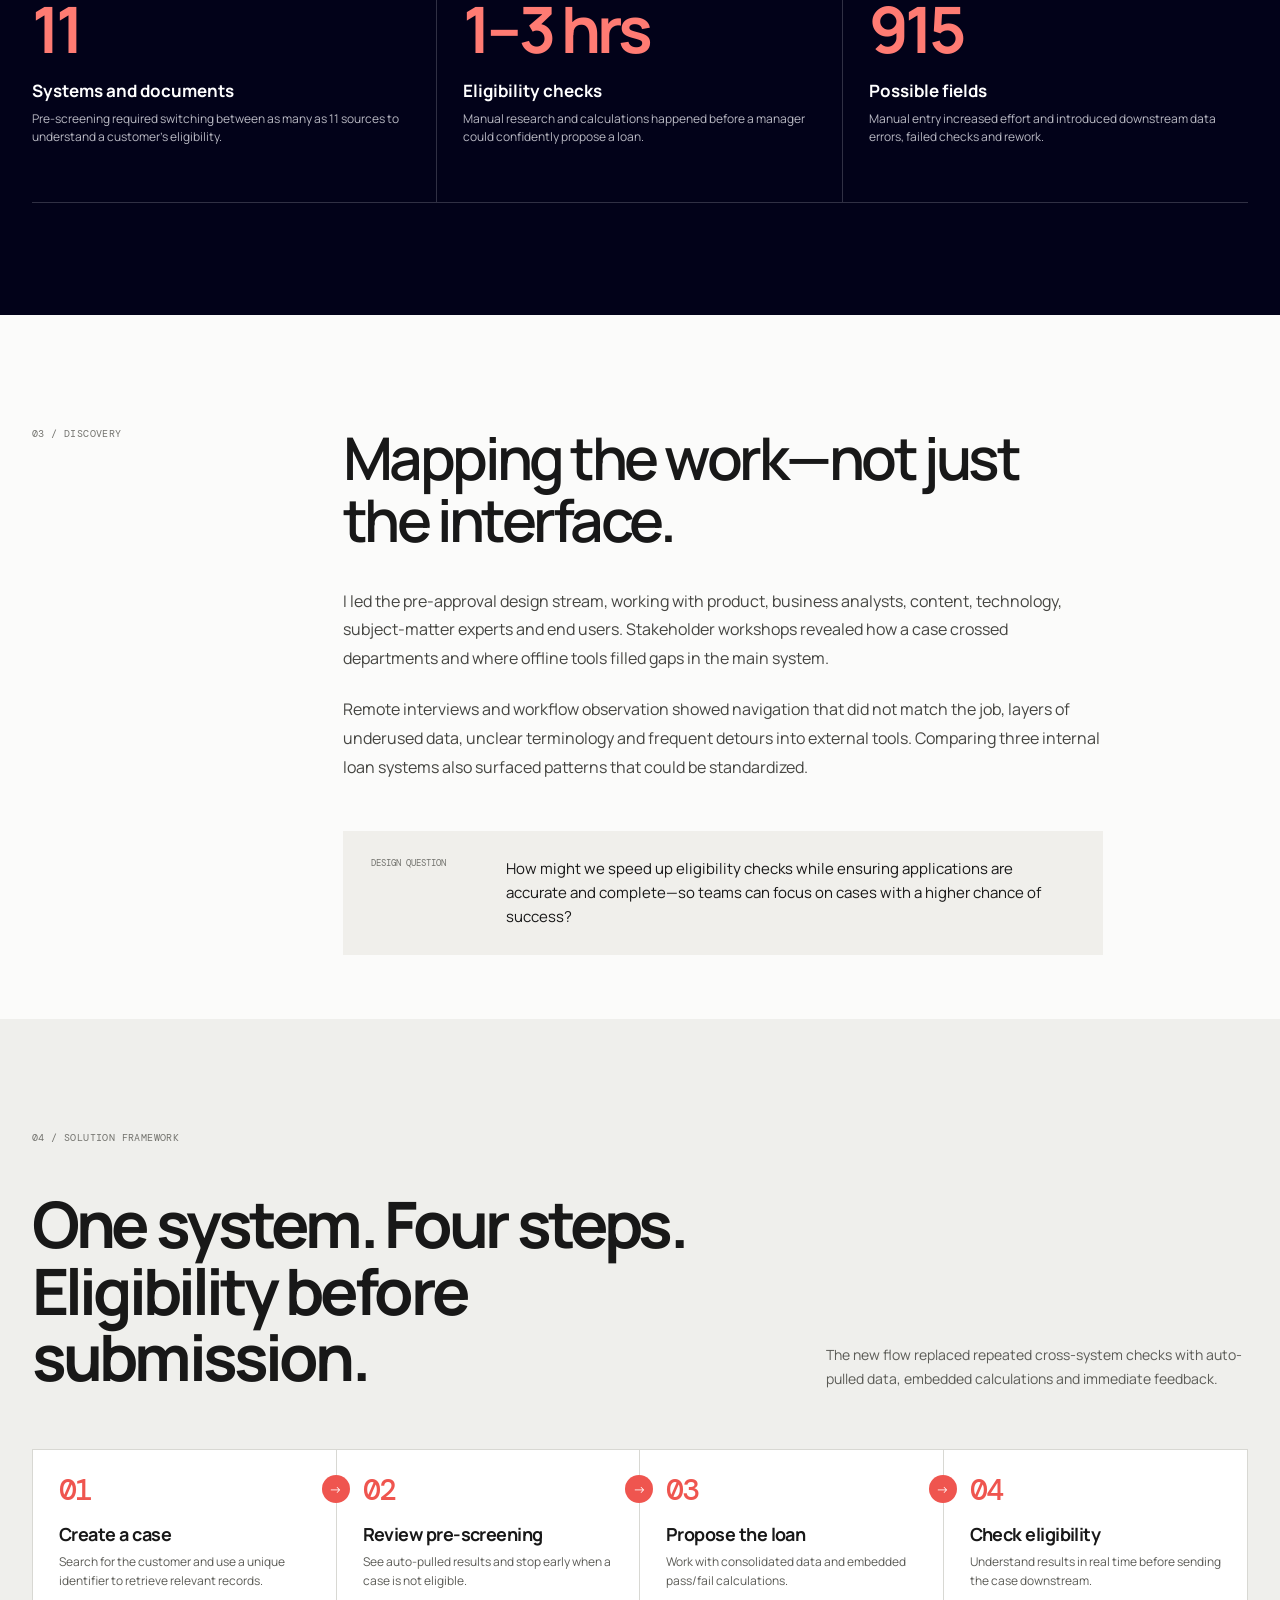
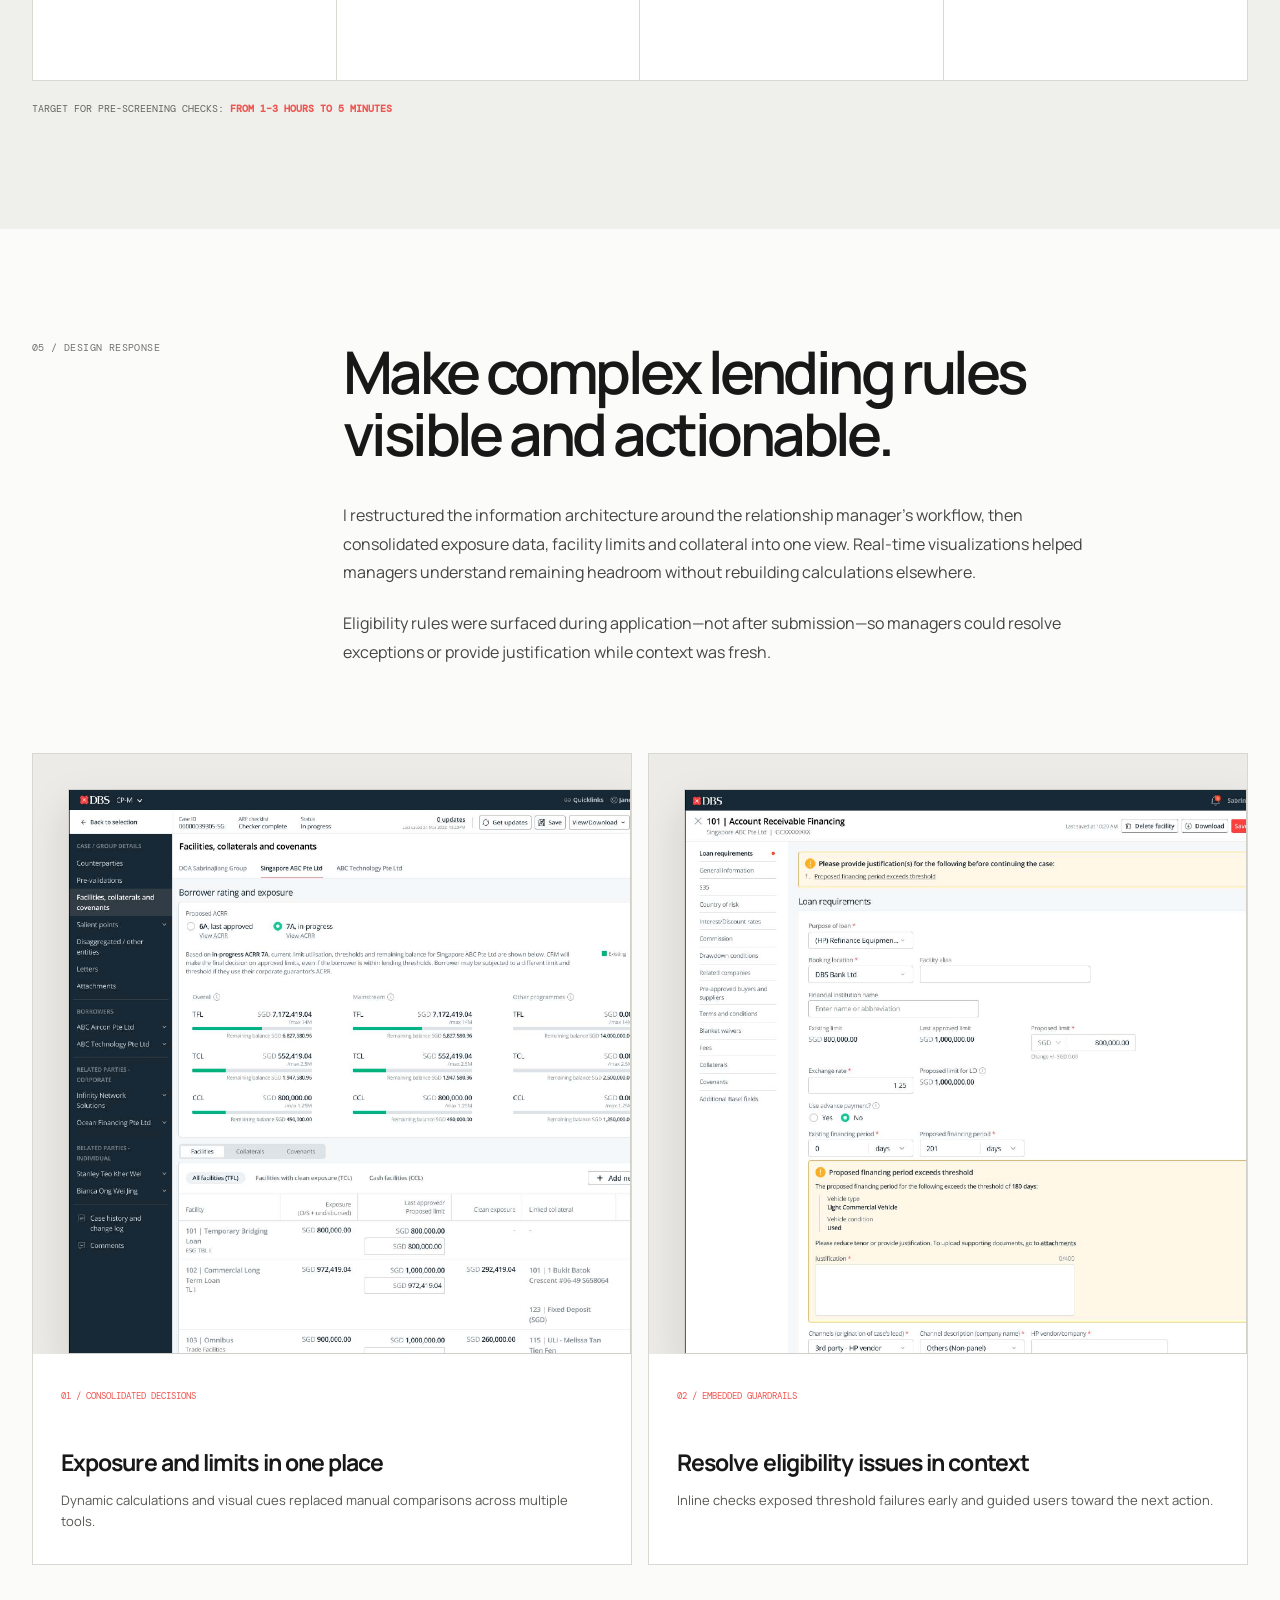
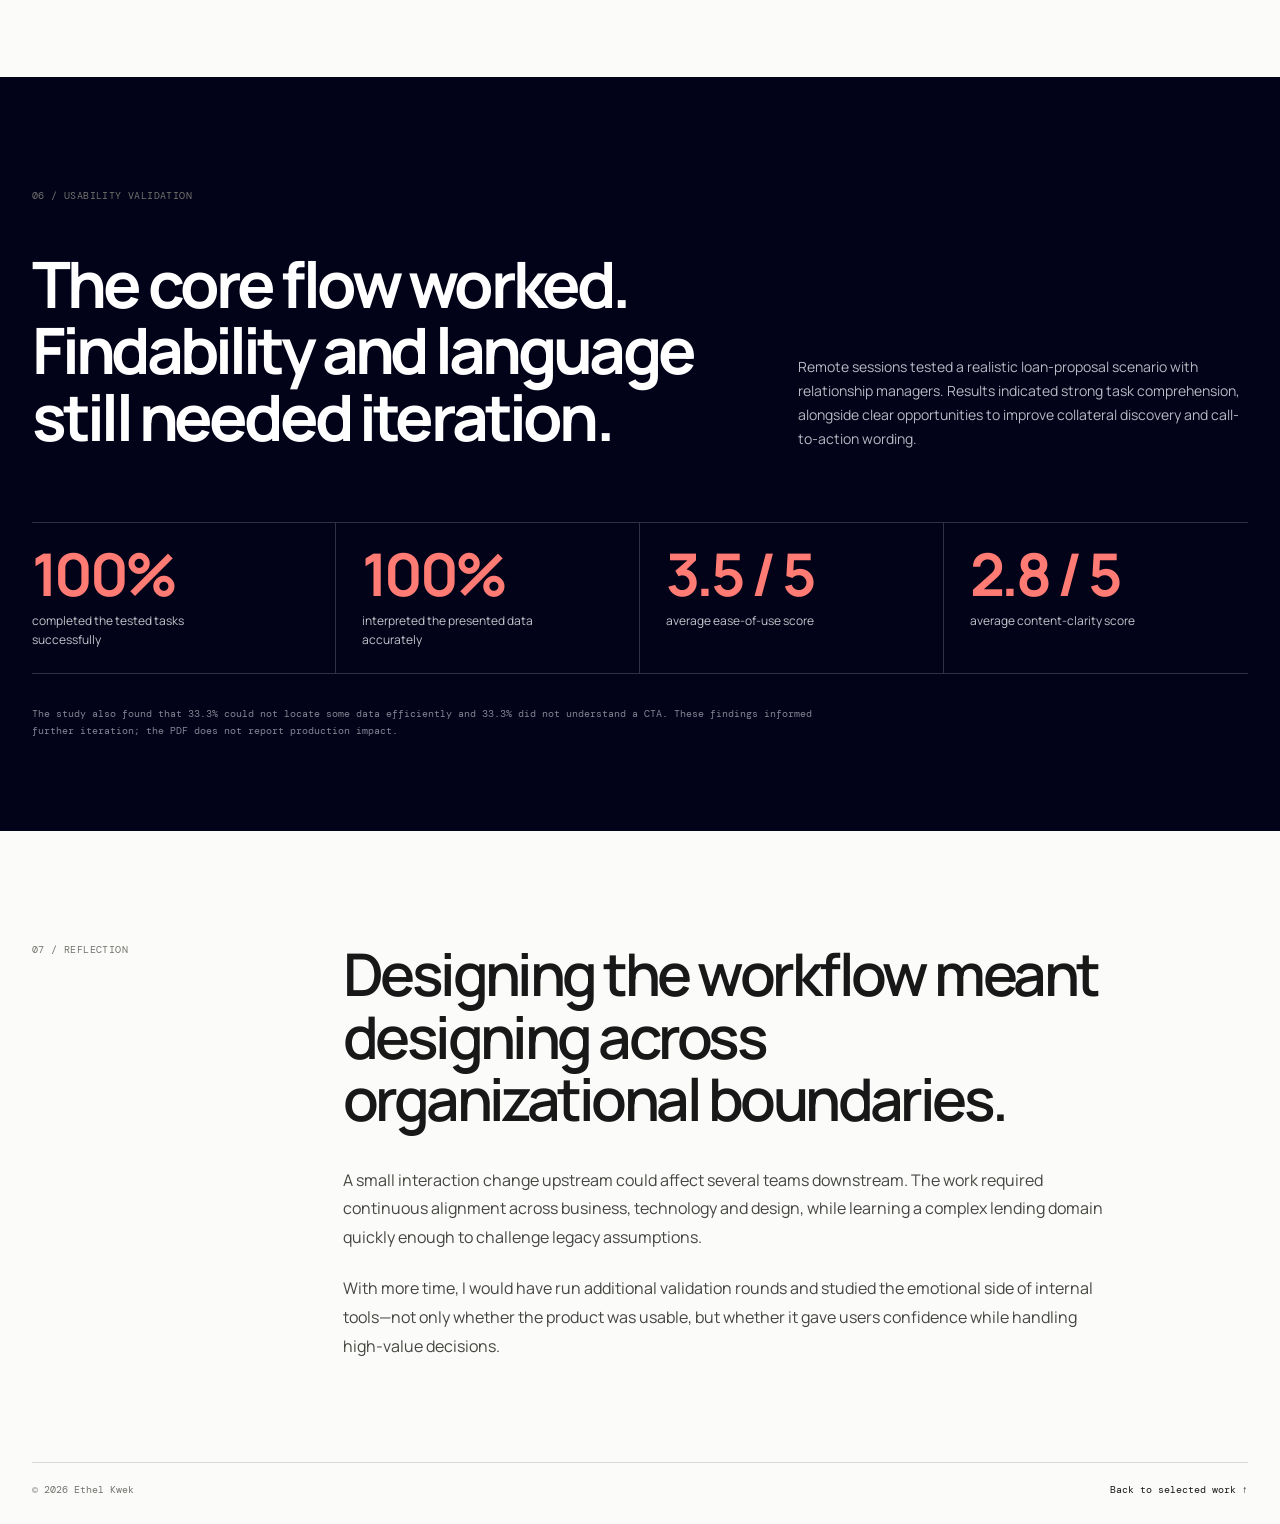
<file: optimizing-credit-applications.html>
<!doctype html>
<html lang="en">
  <head>
    <meta charset="UTF-8" />
    <meta name="viewport" content="width=device-width, initial-scale=1.0" />
    <meta name="description" content="Optimizing the credit application process — a DBS product design case study by Ethel Kwek." />
    <title>Optimizing credit applications — Ethel Kwek</title>
    <link rel="preconnect" href="https://fonts.googleapis.com" />
    <link rel="preconnect" href="https://fonts.gstatic.com" crossorigin />
    <link href="https://fonts.googleapis.com/css2?family=DM+Mono:wght@400;500&amp;family=Manrope:wght@400;500;600;700;800&amp;display=swap" rel="stylesheet" />
    <link rel="stylesheet" href="case-study.css" />
  </head>
  <body class="dbs-case">
    <nav class="case-nav case-wrap">
      <a class="wordmark" href="index.html">Ethel Kwek<span>®</span></a>
      <a class="back-link" href="index.html#work">← Selected work</a>
    </nav>

    <main>
      <header class="case-hero case-wrap">
        <p class="case-kicker">DBS · Product design · Commercial lending</p>
        <h1>Optimizing credit applications <span>🏦</span></h1>
        <p class="case-lead">Turning a fragmented enterprise-loan workflow into one guided experience—so relationship managers can assess eligibility faster and submit stronger cases.</p>
        <dl class="case-meta">
          <div><dt>Product</dt><dd>DBS credit application platform</dd></div>
          <div><dt>My role</dt><dd>Lead designer, pre-approval</dd></div>
          <div><dt>Year</dt><dd>2021 · 5–6 months</dd></div>
        </dl>
      </header>

      <section class="dbs-hero" aria-label="Credit application dashboard concept">
        <div class="case-wrap dbs-hero-grid">
          <div class="dbs-hero-copy">
            <p class="section-label light">The shift</p>
            <strong><span>11 systems</span> → 1 guided workflow</strong>
            <p>Bring scattered data, calculations and eligibility rules into a single decision-making experience.</p>
          </div>
          <div class="dbs-browser-frame">
            <div class="dbs-browser-bar"><i></i><i></i><i></i></div>
            <img src="public/dbs-dashboard.png" alt="DBS credit dashboard showing borrower exposure and facility calculations" />
          </div>
        </div>
      </section>

      <article>
        <section class="case-section case-wrap case-grid">
          <p class="section-label">01 / Context</p>
          <div class="section-copy">
            <h2>A high-value service slowed down by fragmented operations.</h2>
            <p>Enterprise loan applications moved across nine user groups and took three weeks to one month—sometimes more than three months. DBS aimed to reduce the time to offer to two weeks through one consistent platform.</p>
          </div>
        </section>

        <section class="dbs-origin case-wrap" aria-labelledby="dbs-origin-title">
          <div class="dbs-origin-illustration"><img src="public/dbs-loan-wait-illustration.png" alt="Illustration of a customer waiting on a large stack of coins" /></div>
          <div class="dbs-origin-story">
            <p class="section-label">How a case begins</p>
            <h3 id="dbs-origin-title">From customer request to funds.</h3>
            <ol>
              <li><span>01</span><div><strong>Customer approaches the bank</strong></div></li>
              <li><span>02</span><div><strong>RM checks eligibility and applies</strong></div></li>
              <li><span>03</span><div><strong>Credit approves; support processes documents</strong></div></li>
              <li><span>04</span><div><strong>Funds are disbursed</strong></div></li>
            </ol>
            <div class="dbs-time-shift">
              <div><span>Current</span><strong>3 weeks–1 month</strong><small>Sometimes more than 3 months</small></div>
              <i>→</i>
              <div><span>Project target</span><strong>2 weeks</strong><small>Time for customers to receive an offer</small></div>
            </div>
          </div>
        </section>

        <section class="dbs-facts case-wrap" aria-label="Project scale">
          <div><strong>9</strong><span>user groups across the end-to-end journey</span></div>
          <div><strong>200+</strong><span>relationship managers</span></div>
          <div><strong>200+</strong><span>support staff</span></div>
          <div><strong>S$40m</strong><span>average loan size</span></div>
        </section>

        <section class="dbs-problem">
          <div class="case-wrap">
            <p class="section-label light">02 / The bottleneck</p>
            <h2>Relationship managers spent hours assembling evidence before they could make a decision.</h2>
            <div class="dbs-problem-grid">
              <article><strong>11</strong><h3>Systems and documents</h3><p>Pre-screening required switching between as many as 11 sources to understand a customer’s eligibility.</p></article>
              <article><strong>1–3 hrs</strong><h3>Eligibility checks</h3><p>Manual research and calculations happened before a manager could confidently propose a loan.</p></article>
              <article><strong>915</strong><h3>Possible fields</h3><p>Manual entry increased effort and introduced downstream data errors, failed checks and rework.</p></article>
            </div>
          </div>
        </section>

        <section class="case-section case-wrap case-grid">
          <p class="section-label">03 / Discovery</p>
          <div class="section-copy">
            <h2>Mapping the work—not just the interface.</h2>
            <p>I led the pre-approval design stream, working with product, business analysts, content, technology, subject-matter experts and end users. Stakeholder workshops revealed how a case crossed departments and where offline tools filled gaps in the main system.</p>
            <p>Remote interviews and workflow observation showed navigation that did not match the job, layers of underused data, unclear terminology and frequent detours into external tools. Comparing three internal loan systems also surfaced patterns that could be standardized.</p>
            <div class="callout"><span>Design question</span><p>How might we speed up eligibility checks while ensuring applications are accurate and complete—so teams can focus on cases with a higher chance of success?</p></div>
          </div>
        </section>

        <section class="dbs-flow-section">
          <div class="case-wrap">
            <p class="section-label">04 / Solution framework</p>
            <div class="dbs-flow-heading"><h2>One system. Four steps. Eligibility before submission.</h2><p>The new flow replaced repeated cross-system checks with auto-pulled data, embedded calculations and immediate feedback.</p></div>
            <ol class="dbs-flow">
              <li><span>01</span><strong>Create a case</strong><p>Search for the customer and use a unique identifier to retrieve relevant records.</p></li>
              <li><span>02</span><strong>Review pre-screening</strong><p>See auto-pulled results and stop early when a case is not eligible.</p></li>
              <li><span>03</span><strong>Propose the loan</strong><p>Work with consolidated data and embedded pass/fail calculations.</p></li>
              <li><span>04</span><strong>Check eligibility</strong><p>Understand results in real time before sending the case downstream.</p></li>
            </ol>
            <p class="dbs-target">Target for pre-screening checks: <strong>from 1–3 hours to 5 minutes</strong></p>
          </div>
        </section>

        <section class="case-section case-wrap case-grid">
          <p class="section-label">05 / Design response</p>
          <div class="section-copy">
            <h2>Make complex lending rules visible and actionable.</h2>
            <p>I restructured the information architecture around the relationship manager’s workflow, then consolidated exposure data, facility limits and collateral into one view. Real-time visualizations helped managers understand remaining headroom without rebuilding calculations elsewhere.</p>
            <p>Eligibility rules were surfaced during application—not after submission—so managers could resolve exceptions or provide justification while context was fresh.</p>
          </div>
        </section>

        <div class="dbs-design-grid case-wrap">
          <figure>
            <div class="dbs-design-image"><img src="public/dbs-dashboard.png" alt="Dashboard consolidating borrower exposure, limits and facilities" /></div>
            <figcaption><span>01 / Consolidated decisions</span><h3>Exposure and limits in one place</h3><p>Dynamic calculations and visual cues replaced manual comparisons across multiple tools.</p></figcaption>
          </figure>
          <figure>
            <div class="dbs-design-image"><img src="public/dbs-eligibility.png" alt="Loan application form showing embedded eligibility warnings and justification" /></div>
            <figcaption><span>02 / Embedded guardrails</span><h3>Resolve eligibility issues in context</h3><p>Inline checks exposed threshold failures early and guided users toward the next action.</p></figcaption>
          </figure>
        </div>

        <section class="dbs-validation">
          <div class="case-wrap">
            <p class="section-label light">06 / Usability validation</p>
            <div class="dbs-validation-heading"><h2>The core flow worked. Findability and language still needed iteration.</h2><p>Remote sessions tested a realistic loan-proposal scenario with relationship managers. Results indicated strong task comprehension, alongside clear opportunities to improve collateral discovery and call-to-action wording.</p></div>
            <div class="dbs-validation-grid">
              <div><strong>100%</strong><span>completed the tested tasks successfully</span></div>
              <div><strong>100%</strong><span>interpreted the presented data accurately</span></div>
              <div><strong>3.5 / 5</strong><span>average ease-of-use score</span></div>
              <div><strong>2.8 / 5</strong><span>average content-clarity score</span></div>
            </div>
            <p class="dbs-validation-note">The study also found that 33.3% could not locate some data efficiently and 33.3% did not understand a CTA. These findings informed further iteration; the PDF does not report production impact.</p>
          </div>
        </section>

        <section class="case-section case-wrap case-grid final-section">
          <p class="section-label">07 / Reflection</p>
          <div class="section-copy">
            <h2>Designing the workflow meant designing across organizational boundaries.</h2>
            <p>A small interaction change upstream could affect several teams downstream. The work required continuous alignment across business, technology and design, while learning a complex lending domain quickly enough to challenge legacy assumptions.</p>
            <p>With more time, I would have run additional validation rounds and studied the emotional side of internal tools—not only whether the product was usable, but whether it gave users confidence while handling high-value decisions.</p>
          </div>
        </section>
      </article>
    </main>

    <footer class="case-footer case-wrap">
      <p>© 2026 Ethel Kwek</p>
      <a href="index.html#work">Back to selected work ↑</a>
    </footer>
  </body>
</html>
</file>
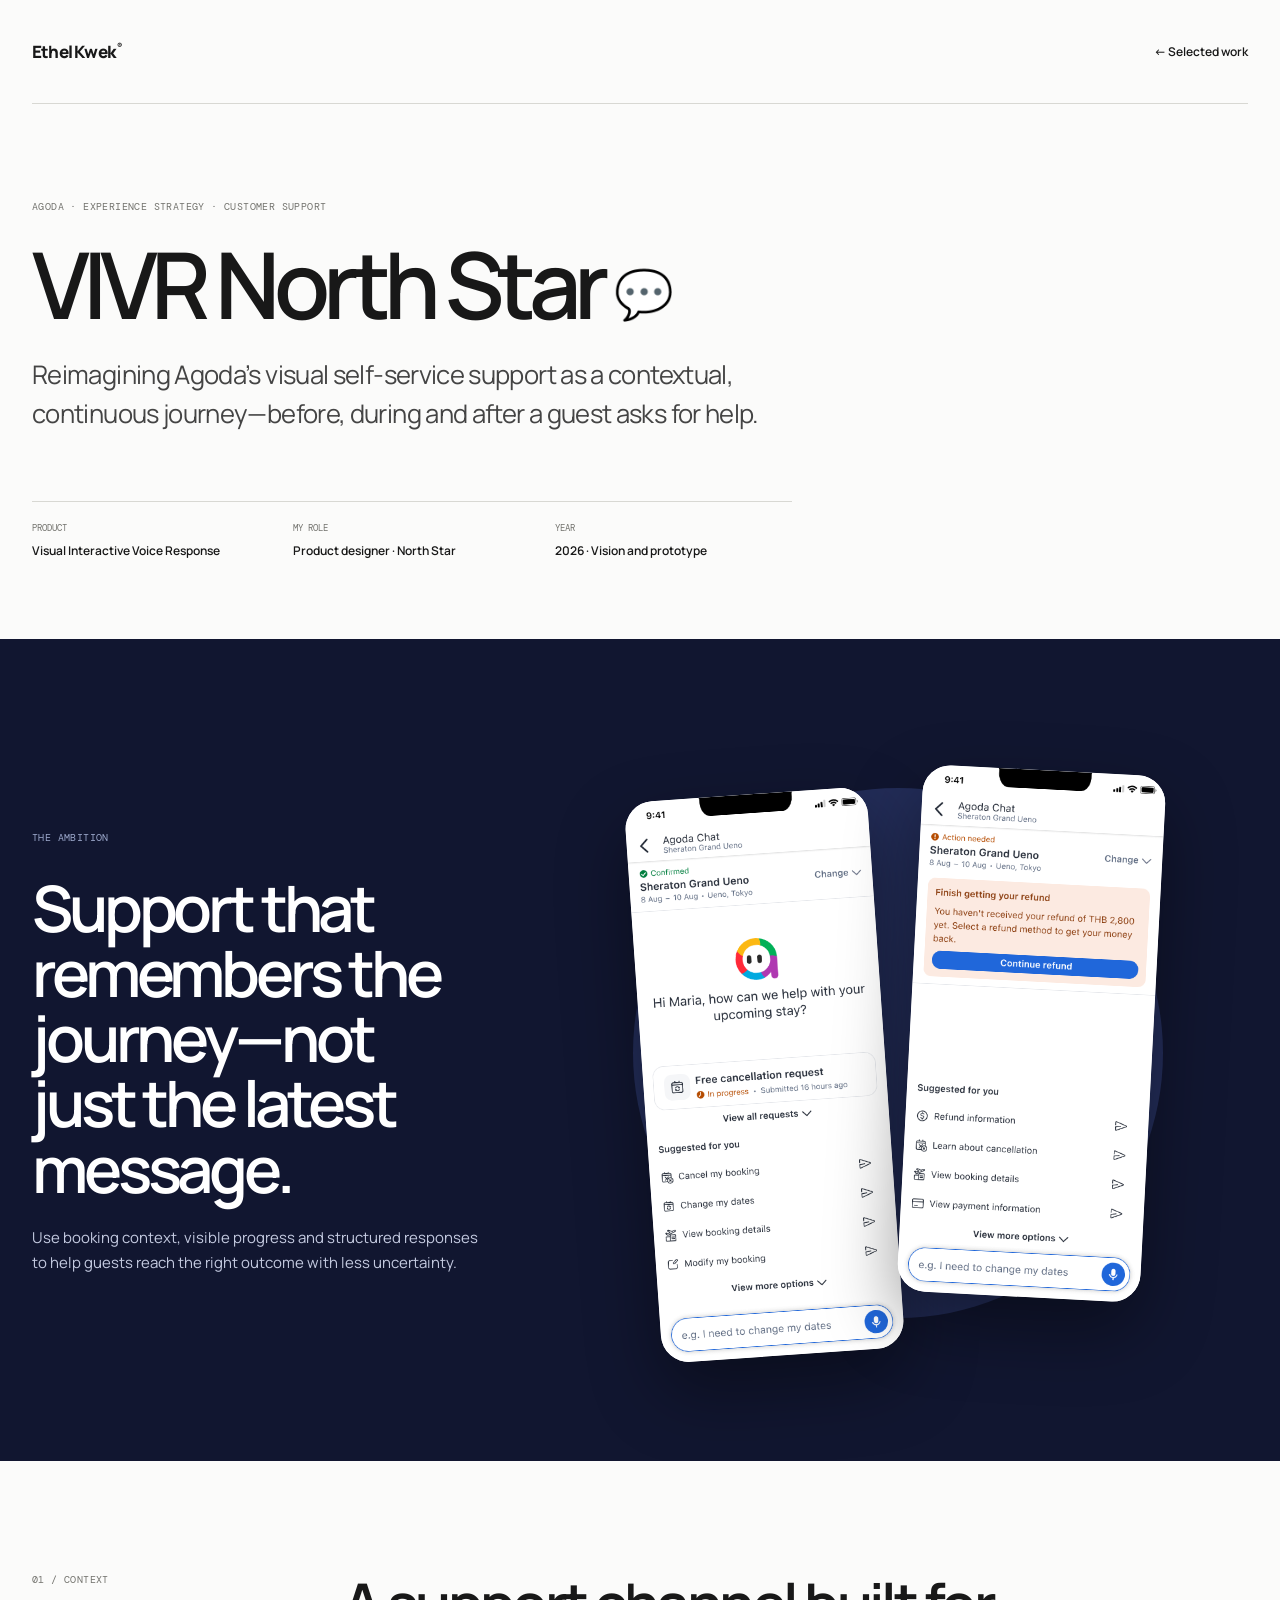
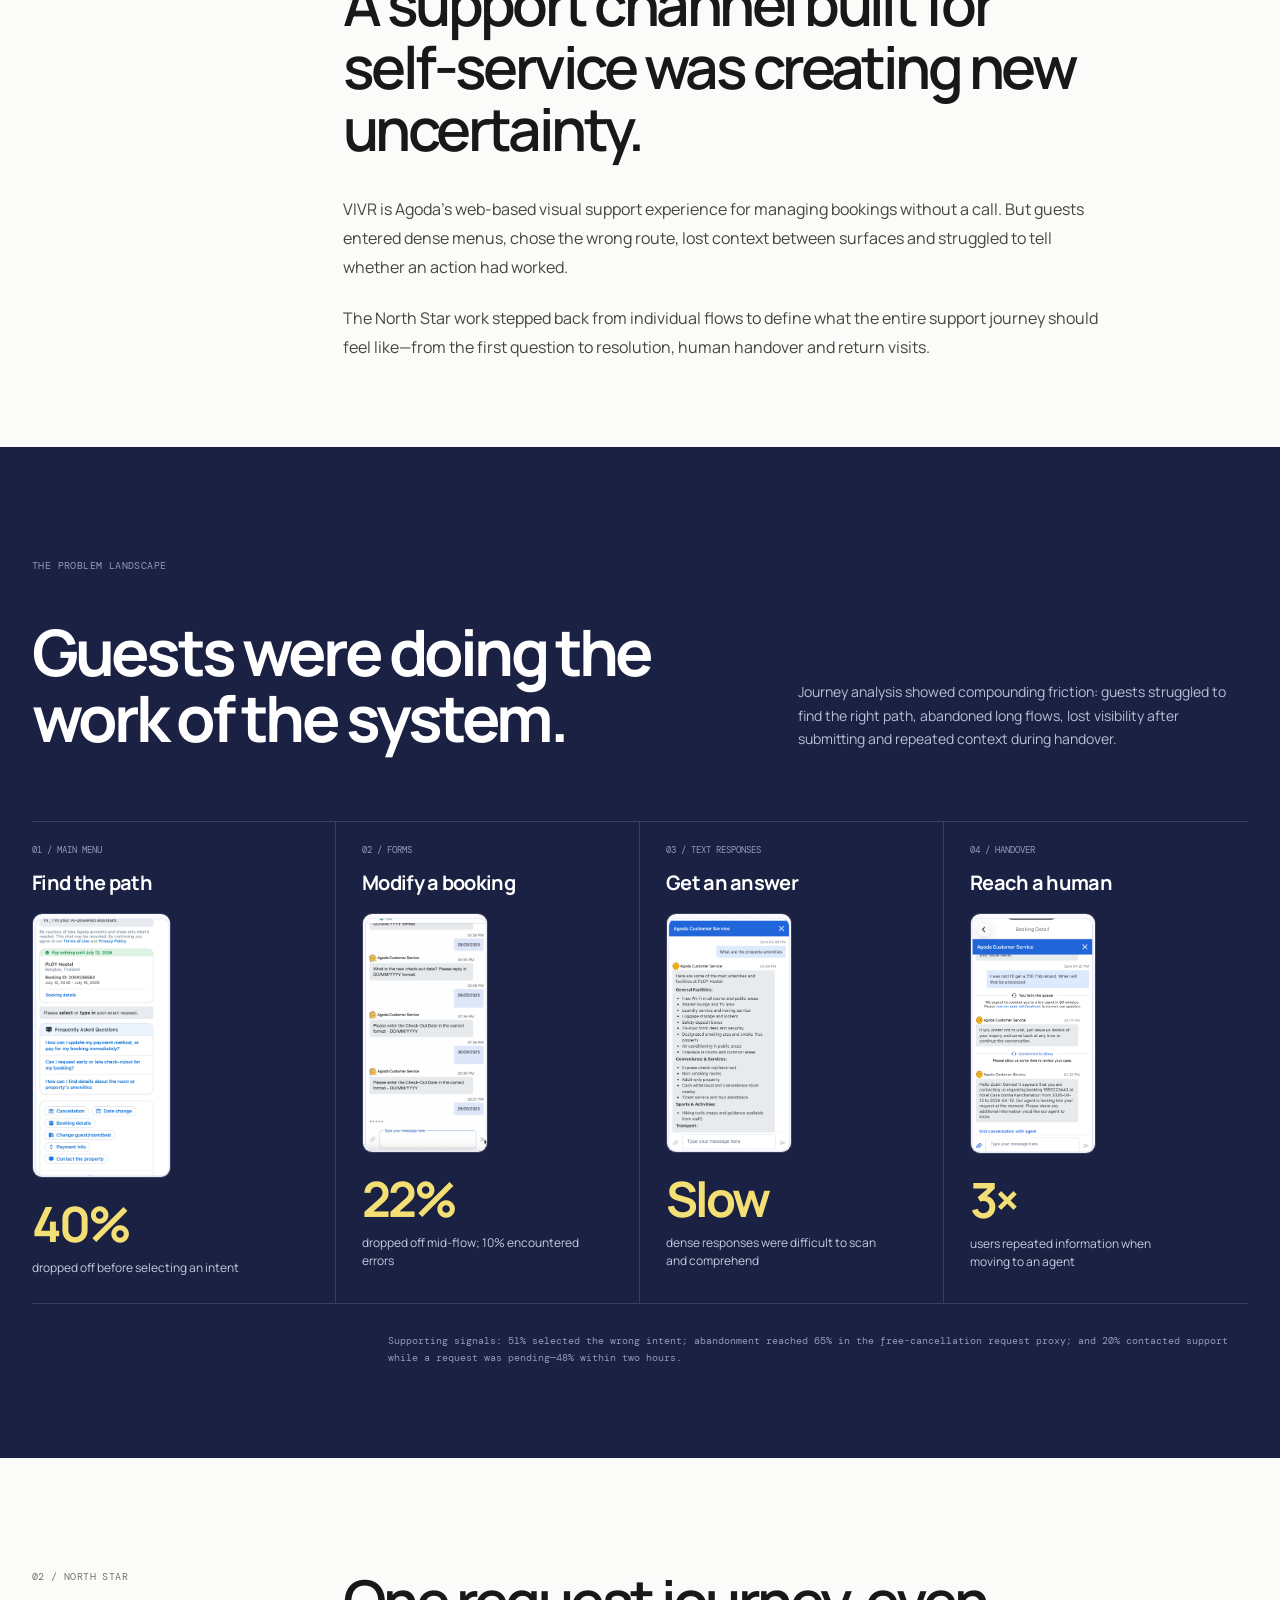
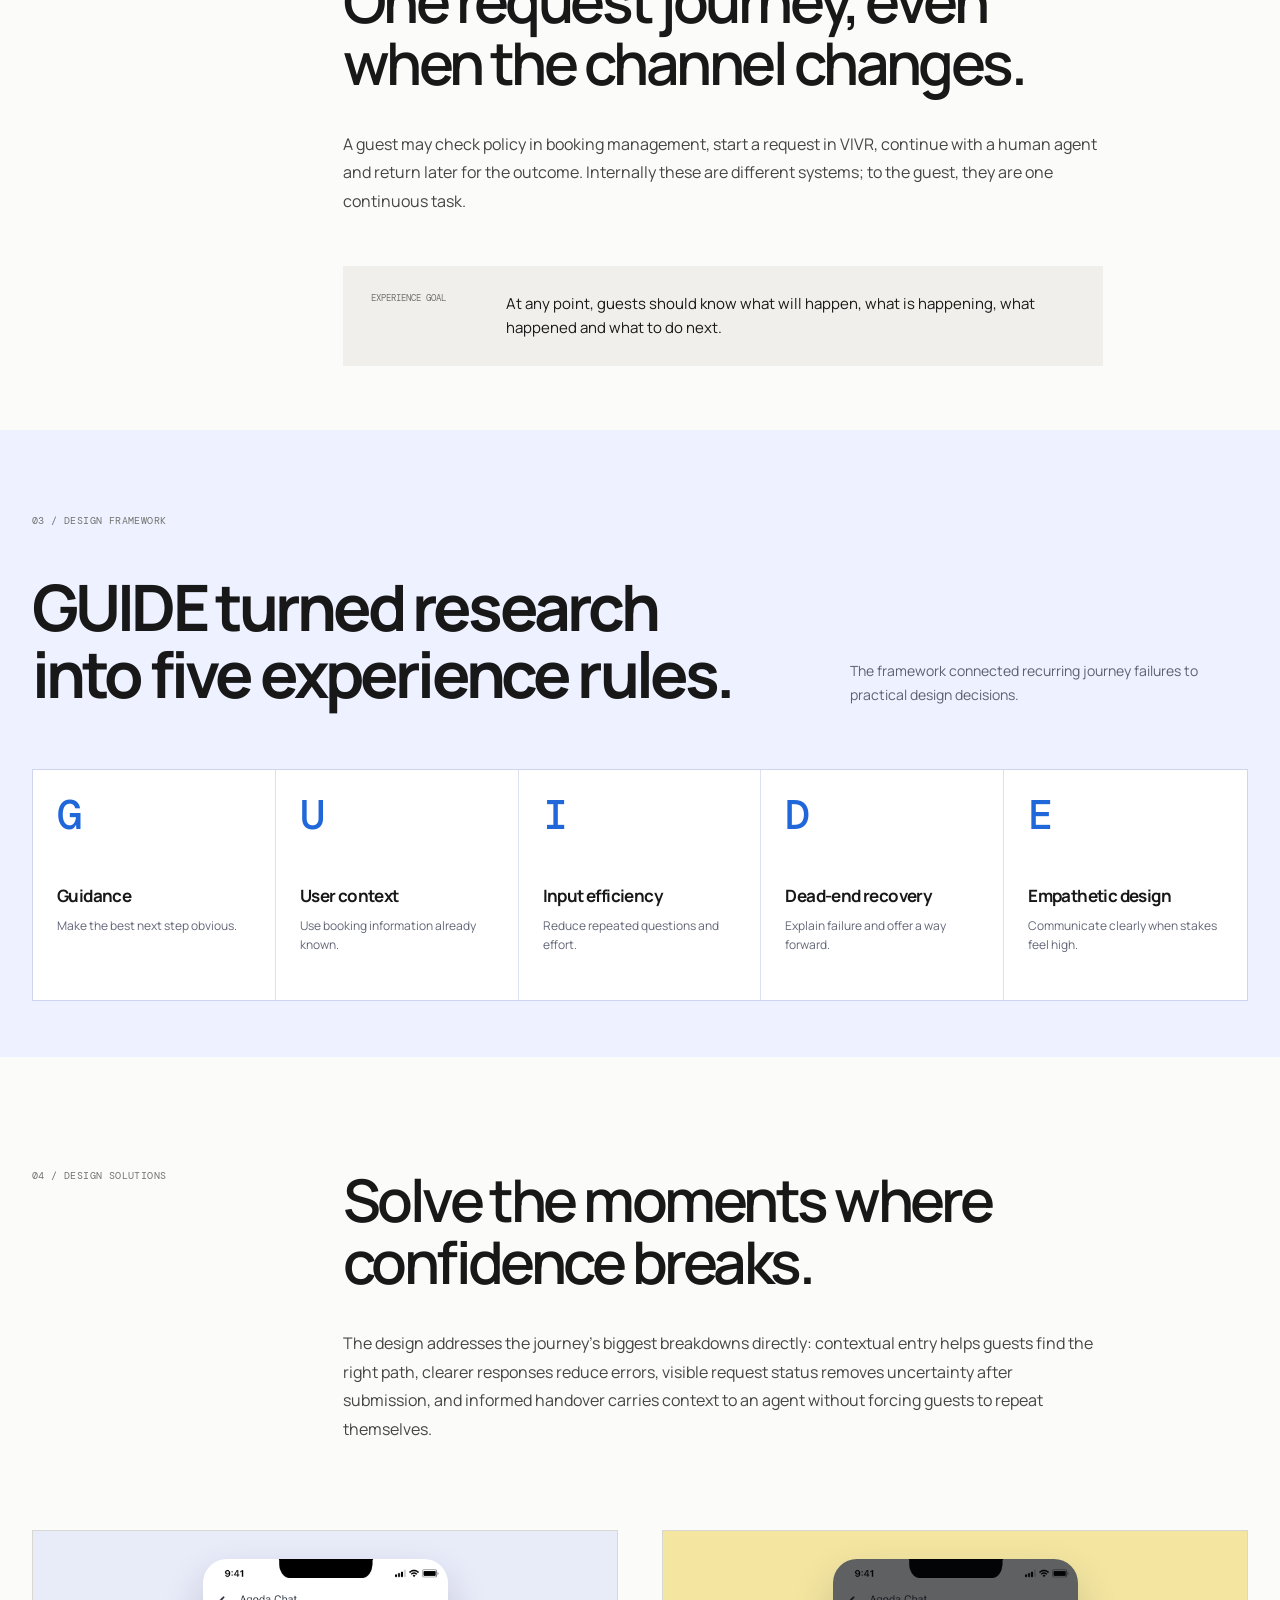
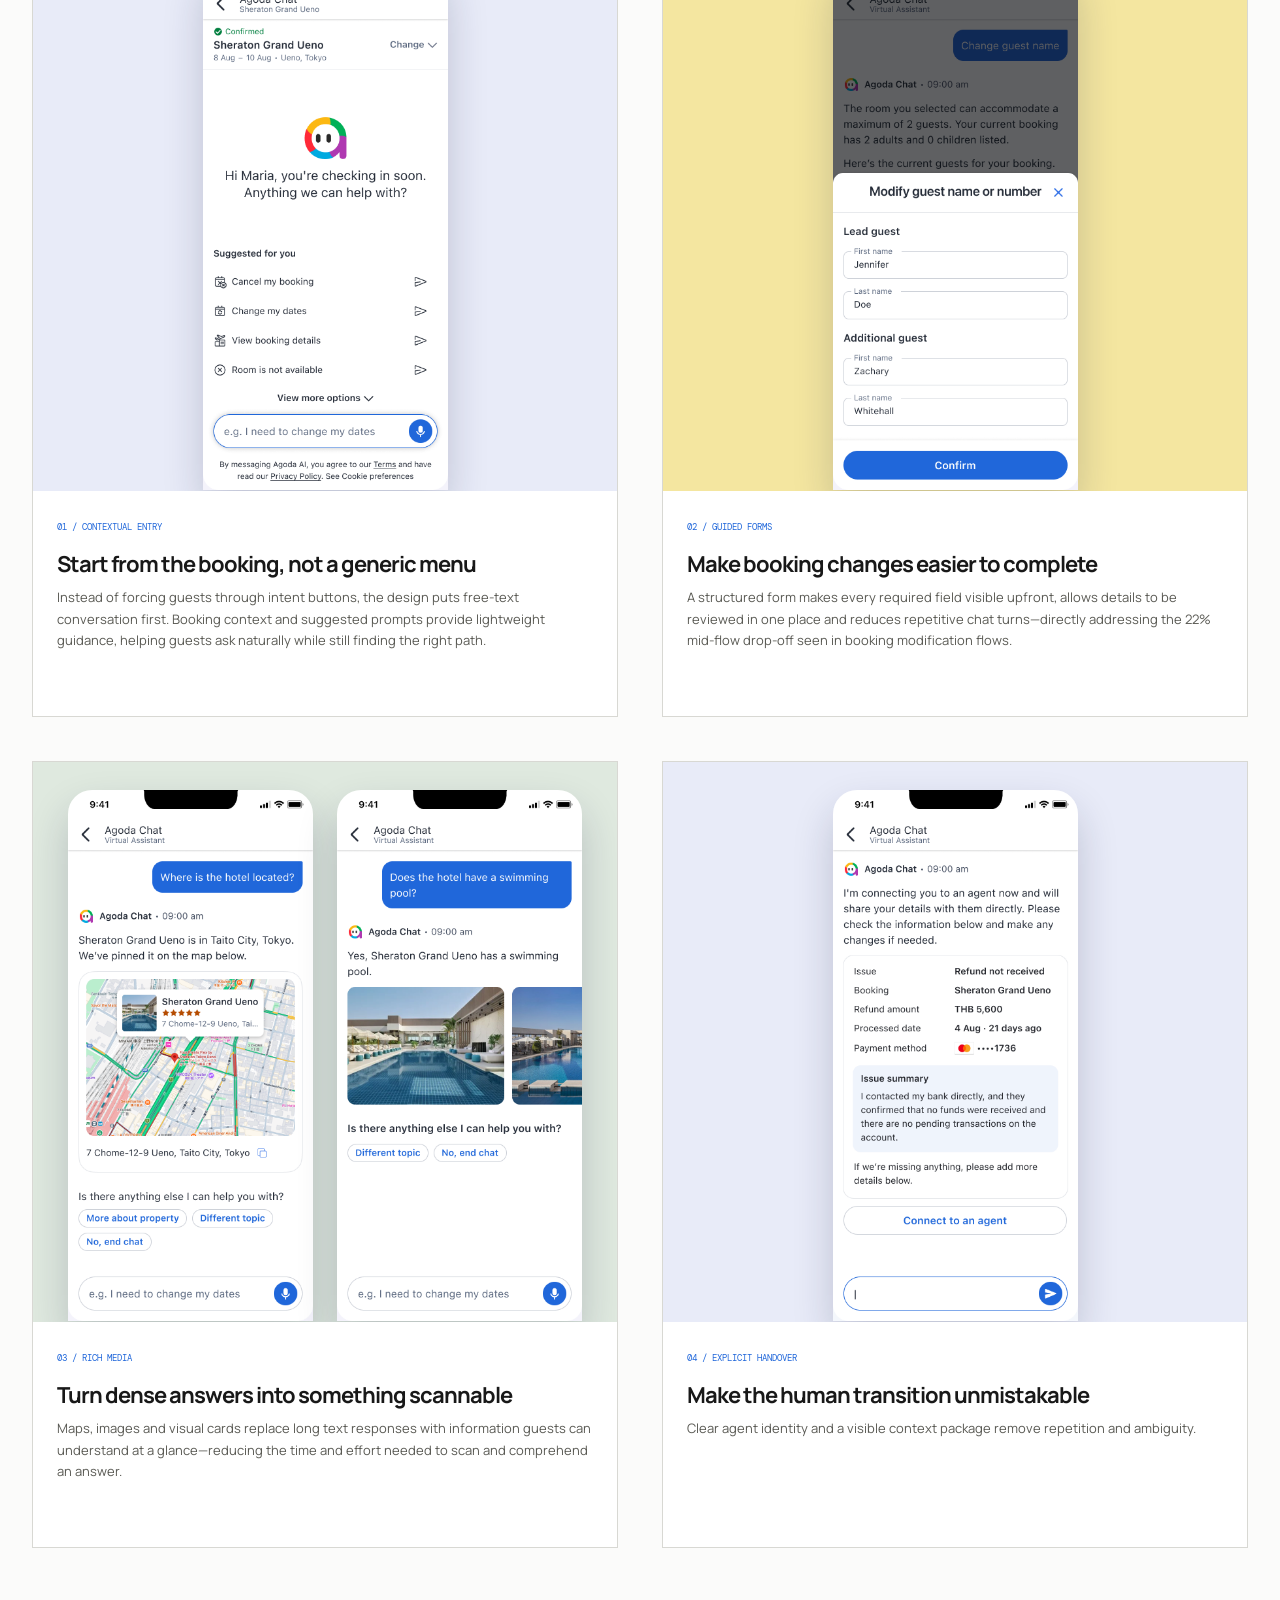
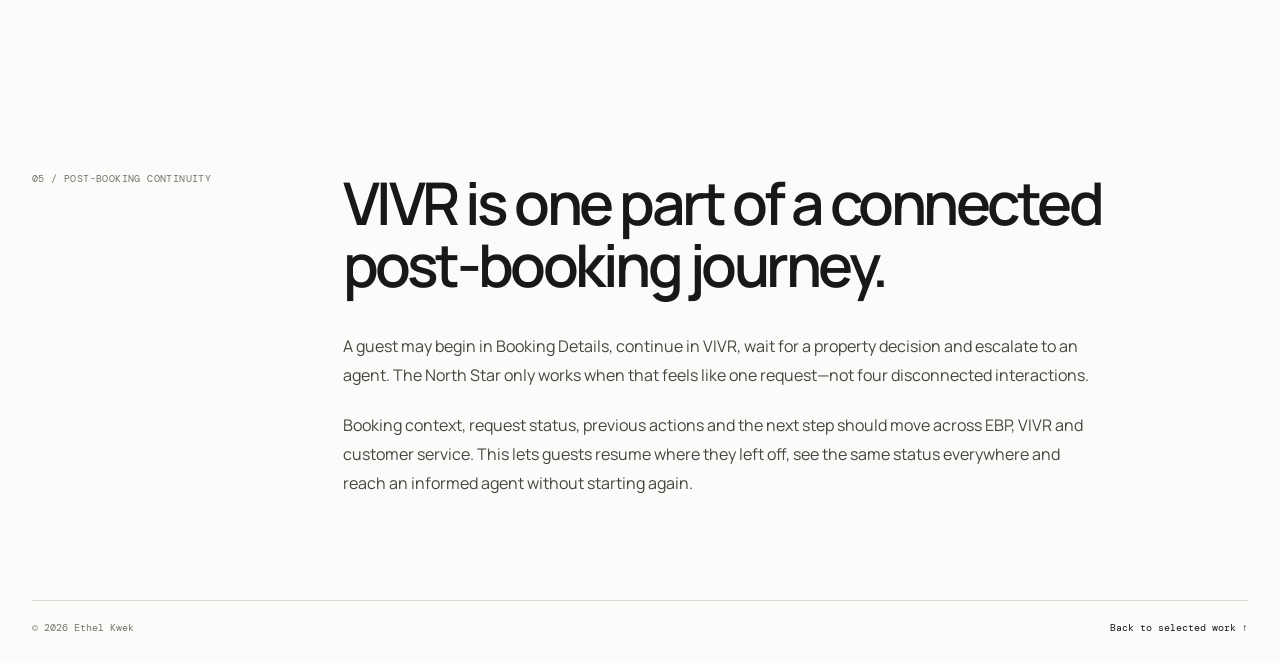
<file: vivr-north-star.html>
<!doctype html>
<html lang="en">
  <head>
    <meta charset="UTF-8" />
    <meta name="viewport" content="width=device-width, initial-scale=1.0" />
    <meta name="description" content="VIVR North Star — an Agoda experience strategy and product design case study by Ethel Kwek." />
    <title>VIVR North Star — Ethel Kwek</title>
    <link rel="preconnect" href="https://fonts.googleapis.com" />
    <link rel="preconnect" href="https://fonts.gstatic.com" crossorigin />
    <link href="https://fonts.googleapis.com/css2?family=DM+Mono:wght@400;500&amp;family=Manrope:wght@400;500;600;700;800&amp;display=swap" rel="stylesheet" />
    <link rel="stylesheet" href="case-study.css" />
  </head>
  <body class="vivr-case">
    <nav class="case-nav case-wrap">
      <a class="wordmark" href="index.html">Ethel Kwek<span>®</span></a>
      <a class="back-link" href="index.html#work">← Selected work</a>
    </nav>

    <main>
      <header class="case-hero case-wrap">
        <p class="case-kicker">Agoda · Experience strategy · Customer support</p>
        <h1>VIVR North Star <span>💬</span></h1>
        <p class="case-lead">Reimagining Agoda’s visual self-service support as a contextual, continuous journey—before, during and after a guest asks for help.</p>
        <dl class="case-meta">
          <div><dt>Product</dt><dd>Visual Interactive Voice Response</dd></div>
          <div><dt>My role</dt><dd>Product designer · North Star</dd></div>
          <div><dt>Year</dt><dd>2026 · Vision and prototype</dd></div>
        </dl>
      </header>

      <section class="vivr-hero" aria-label="VIVR North Star prototype screens">
        <div class="case-wrap vivr-hero-grid">
          <div class="vivr-hero-copy">
            <p class="section-label">The ambition</p>
            <h2>Support that remembers the journey—not just the latest message.</h2>
            <p>Use booking context, visible progress and structured responses to help guests reach the right outcome with less uncertainty.</p>
          </div>
          <div class="vivr-device-pair">
            <figure class="vivr-hero-screen vivr-hero-screen-status">
              <img src="public/vivr-hero-status.png" alt="Agoda Chat showing an in-progress free cancellation request" />
            </figure>
            <figure class="vivr-hero-screen vivr-hero-screen-refund">
              <img src="public/vivr-hero-refund.png" alt="Agoda Chat prompting a guest to finish receiving a refund" />
            </figure>
          </div>
        </div>
      </section>

      <article>
        <section class="case-section case-wrap case-grid">
          <p class="section-label">01 / Context</p>
          <div class="section-copy">
            <h2>A support channel built for self-service was creating new uncertainty.</h2>
            <p>VIVR is Agoda’s web-based visual support experience for managing bookings without a call. But guests entered dense menus, chose the wrong route, lost context between surfaces and struggled to tell whether an action had worked.</p>
            <p>The North Star work stepped back from individual flows to define what the entire support journey should feel like—from the first question to resolution, human handover and return visits.</p>
          </div>
        </section>

        <section class="vivr-evidence">
          <div class="case-wrap">
            <p class="section-label light">The problem landscape</p>
            <div class="vivr-evidence-heading"><h2>Guests were doing the work of the system.</h2><p>Journey analysis showed compounding friction: guests struggled to find the right path, abandoned long flows, lost visibility after submitting and repeated context during handover.</p></div>
            <div class="vivr-stat-grid">
              <div><em>01 / Main menu</em><b>Find the path</b><figure class="vivr-finding-shot"><img src="public/vivr-problem-main-menu.png" alt="Crowded VIVR main menu with booking details, FAQs and overlapping actions" /></figure><strong>40%</strong><span>dropped off before selecting an intent</span></div>
              <div><em>02 / Forms</em><b>Modify a booking</b><figure class="vivr-finding-shot"><img src="public/vivr-problem-forms.png" alt="Date-change chat repeatedly rejecting and requesting a correctly formatted date" /></figure><strong>22%</strong><span>dropped off mid-flow; 10% encountered errors</span></div>
              <div><em>03 / Text responses</em><b>Get an answer</b><figure class="vivr-finding-shot"><img src="public/vivr-problem-responses.png" alt="Long text-heavy response listing hotel amenities in Agoda Customer Service" /></figure><strong>Slow</strong><span>dense responses were difficult to scan and comprehend</span></div>
              <div><em>04 / Handover</em><b>Reach a human</b><figure class="vivr-finding-shot"><img src="public/vivr-problem-handover.png" alt="VIVR handover showing a queue, agent connection and repeated booking context" /></figure><strong>3×</strong><span>users repeated information when moving to an agent</span></div>
            </div>
            <p class="vivr-evidence-note">Supporting signals: 51% selected the wrong intent; abandonment reached 65% in the free-cancellation request proxy; and 20% contacted support while a request was pending—48% within two hours.</p>
          </div>
        </section>

        <section class="case-section case-wrap case-grid">
          <p class="section-label">02 / North Star</p>
          <div class="section-copy">
            <h2>One request journey, even when the channel changes.</h2>
            <p>A guest may check policy in booking management, start a request in VIVR, continue with a human agent and return later for the outcome. Internally these are different systems; to the guest, they are one continuous task.</p>
            <div class="callout"><span>Experience goal</span><p>At any point, guests should know what will happen, what is happening, what happened and what to do next.</p></div>
          </div>
        </section>

        <section class="vivr-principles">
          <div class="case-wrap">
            <p class="section-label">03 / Design framework</p>
            <div class="vivr-principles-heading"><h2>GUIDE turned research into five experience rules.</h2><p>The framework connected recurring journey failures to practical design decisions.</p></div>
            <ol class="vivr-guide">
              <li><strong>G</strong><div><h3>Guidance</h3><p>Make the best next step obvious.</p></div></li>
              <li><strong>U</strong><div><h3>User context</h3><p>Use booking information already known.</p></div></li>
              <li><strong>I</strong><div><h3>Input efficiency</h3><p>Reduce repeated questions and effort.</p></div></li>
              <li><strong>D</strong><div><h3>Dead-end recovery</h3><p>Explain failure and offer a way forward.</p></div></li>
              <li><strong>E</strong><div><h3>Empathetic design</h3><p>Communicate clearly when stakes feel high.</p></div></li>
            </ol>
          </div>
        </section>

        <div class="vivr-prototype-block">
        <section class="case-section case-wrap case-grid">
          <p class="section-label">04 / Design solutions</p>
          <div class="section-copy">
            <h2>Solve the moments where confidence breaks.</h2>
            <p>The design addresses the journey’s biggest breakdowns directly: contextual entry helps guests find the right path, clearer responses reduce errors, visible request status removes uncertainty after submission, and informed handover carries context to an agent without forcing guests to repeat themselves.</p>
          </div>
        </section>

        <div class="vivr-prototype-grid case-wrap">
          <figure>
            <div class="vivr-prototype-stage">
              <img class="vivr-prototype-image" src="public/vivr-contextual-entry.png" alt="Personalized Agoda Chat entry showing booking context and suggested support intents" />
            </div>
            <figcaption><span>01 / Contextual entry</span><h3>Start from the booking, not a generic menu</h3><p>Instead of forcing guests through intent buttons, the design puts free-text conversation first. Booking context and suggested prompts provide lightweight guidance, helping guests ask naturally while still finding the right path.</p></figcaption>
          </figure>
          <figure>
            <div class="vivr-prototype-stage">
              <img class="vivr-prototype-image" src="public/vivr-booking-modification-form-v2.png" alt="Agoda Chat form for reviewing and modifying guest names on a booking" />
            </div>
            <figcaption><span>02 / Guided forms</span><h3>Make booking changes easier to complete</h3><p>A structured form makes every required field visible upfront, allows details to be reviewed in one place and reduces repetitive chat turns—directly addressing the 22% mid-flow drop-off seen in booking modification flows.</p></figcaption>
          </figure>
          <figure class="vivr-rich-media-card">
            <div class="vivr-prototype-stage vivr-rich-media-stage">
              <img class="vivr-rich-media-image" src="public/vivr-rich-media-map.png" alt="Agoda Chat response using a map card to show a hotel’s location" />
              <img class="vivr-rich-media-image" src="public/vivr-rich-media-gallery.png" alt="Agoda Chat response using a photo gallery to show hotel amenities" />
            </div>
            <figcaption><span>03 / Rich media</span><h3>Turn dense answers into something scannable</h3><p>Maps, images and visual cards replace long text responses with information guests can understand at a glance—reducing the time and effort needed to scan and comprehend an answer.</p></figcaption>
          </figure>
          <figure>
            <div class="vivr-prototype-stage">
              <img class="vivr-prototype-image" src="public/vivr-explicit-handover.png" alt="Agoda Chat handover summary showing the guest’s refund details before connecting to an agent" />
            </div>
            <figcaption><span>04 / Explicit handover</span><h3>Make the human transition unmistakable</h3><p>Clear agent identity and a visible context package remove repetition and ambiguity.</p></figcaption>
          </figure>
        </div>

        </div>

        <section class="case-section case-wrap case-grid final-section">
          <p class="section-label">05 / Post-booking continuity</p>
          <div class="section-copy">
            <h2>VIVR is one part of a connected post-booking journey.</h2>
            <p>A guest may begin in Booking Details, continue in VIVR, wait for a property decision and escalate to an agent. The North Star only works when that feels like one request—not four disconnected interactions.</p>
            <p>Booking context, request status, previous actions and the next step should move across EBP, VIVR and customer service. This lets guests resume where they left off, see the same status everywhere and reach an informed agent without starting again.</p>
          </div>
        </section>
      </article>
    </main>

    <footer class="case-footer case-wrap">
      <p>© 2026 Ethel Kwek</p>
      <a href="index.html#work">Back to selected work ↑</a>
    </footer>
  </body>
</html>
</file>
<file: styles.css>
:root { --ink:#181818; --paper:#fbfbfa; --line:#d8d8d3; --muted:#74746f; }
* { box-sizing:border-box; }
html { scroll-behavior:smooth; }
body { margin:0; color:var(--ink); background:var(--paper); font-family:Manrope,Arial,sans-serif; }
.wrap { width:min(100% - 64px, 1360px); margin-inline:auto; }
.nav { height:104px; display:flex; align-items:center; justify-content:space-between; border-bottom:1px solid var(--line); }
.wordmark { color:var(--ink); text-decoration:none; font-size:17px; font-weight:800; letter-spacing:-.8px; }.wordmark span { font-size:8px; vertical-align:top; margin-left:2px; }
.nav-links { display:flex; gap:29px; align-items:center; }.nav-links a { color:#777; text-decoration:none; font-size:12px; font-weight:600; }.nav-links .active, .nav-links a:hover { color:var(--ink); }.nav-links i,.text-link i { font-style:normal; }
.eyebrow { margin:0; color:var(--muted); font:10px/1.3 "DM Mono",monospace; letter-spacing:.04em; text-transform:uppercase; }.eyebrow span { margin-left:22px; color:#999; }
.intro { padding:92px 0 72px; }.intro h1 { max-width:1000px; margin:35px 0 56px; font-size:clamp(46px,6.4vw,94px); line-height:1.04; letter-spacing:-.074em; font-weight:600; }.intro h1 em { font-family:Georgia,serif; font-weight:400; letter-spacing:-.08em; }
.intro-bottom { display:flex; justify-content:space-between; align-items:end; }.personal-note { max-width:520px; }.intro-bottom p { margin:0; max-width:430px; font-size:14px; line-height:1.6; color:#444; }.circle-link { display:grid; place-items:center; width:50px; height:50px; border:1px solid var(--ink); border-radius:50%; color:var(--ink); text-decoration:none; font-size:21px; transition:.25s; }.circle-link:hover { background:var(--ink); color:white; transform:translateY(4px); }
.portraits { padding:0 0 104px; }.portrait-grid { display:grid; grid-template-columns:repeat(3, 1fr); gap:14px; margin-top:18px; }.portrait { position:relative; aspect-ratio:3 / 4; margin:0; overflow:hidden; background:#eeece7; }.portrait img { display:block; width:100%; height:100%; object-fit:cover; object-position:center; filter:saturate(.9) contrast(.98); transition:transform .5s ease; }.portrait:hover img { transform:scale(1.035); }.portrait span { position:absolute; z-index:1; bottom:11px; left:13px; padding:4px 6px; color:#fff; background:rgba(25,25,25,.45); font:9px "DM Mono",monospace; text-transform:uppercase; letter-spacing:.04em; }
.work { padding:38px 0 148px; }.section-head { display:flex; justify-content:space-between; padding-bottom:18px; border-bottom:1px solid var(--line); }.project-count { font:10px "DM Mono",monospace; color:var(--muted); margin:0; }
.gallery { display:grid; grid-template-columns:repeat(2,1fr); gap:54px 23px; padding-top:22px; }.project { appearance:none; position:relative; display:block; padding:0; background:none; border:0; color:var(--ink); text-align:left; text-decoration:none; cursor:pointer; overflow:hidden; }.art { display:block; aspect-ratio:1.17; background-image:url('public/project-contact-sheet.png'); background-size:200% 200%; transition:transform .65s cubic-bezier(.2,.7,.2,1); }.blue .art { background-color:#5b4cdb; background-image:url('public/agoda-check-in-case-study.png'); background-size:113.8% auto; background-repeat:no-repeat; background-position:center; }.lilac .art { display:grid; width:100%; aspect-ratio:1.17; place-items:center; overflow:hidden; background-color:#1d2634; background-image:none; }.ivory .art { background-position:0 100%; }.coral .art { background-position:100% 100%; }
.thumbnail-phone { position:relative; height:59.94%; aspect-ratio:391/828; padding:5px; border-radius:39px; background:linear-gradient(105deg,#4a4a4c 0%,#e7e7e5 12%,#77777a 22%,#222225 45%,#9c9c9e 78%,#efefed 90%,#4a4a4c 100%); box-shadow:0 17px 32px rgba(0,0,0,.34),inset 0 0 0 1px rgba(255,255,255,.75),inset 0 0 0 3px #19191b; transform:translateY(-12%); }
.thumbnail-phone img { display:block; width:100%; height:100%; object-fit:cover; border:3px solid #0a0a0b; border-radius:32px; background:#fff; }
.thumbnail-phone::before { content:""; position:absolute; z-index:2; top:14px; left:50%; width:40px; height:12px; transform:translateX(-50%); border-radius:999px; background:#050506; box-shadow:inset -4px 0 5px rgba(35,47,92,.55); }
.thumbnail-phone::after { content:""; position:absolute; top:84px; left:-4px; width:3px; height:60px; border-radius:3px 0 0 3px; background:linear-gradient(#b8b8b8,#3f3f40 18%,#777 82%,#d4d4d4); box-shadow:0 69px 0 #6c6c6d; }
.dbs .art { display:grid; place-items:center; overflow:hidden; background:#ef554f; background-image:none; }
.dbs-thumb-window { width:86%; height:76%; overflow:hidden; border-radius:7px; background:#fff; box-shadow:0 24px 46px rgba(88,22,18,.28); transform:translateY(3%); }
.dbs-thumb-bar { height:22px; padding-left:10px; display:flex; align-items:center; gap:5px; background:#f3f1ee; }
.dbs-thumb-bar i { width:5px; height:5px; border-radius:50%; background:#c8c5c0; }
.dbs-thumb-window img { display:block; width:100%; height:calc(100% - 22px); object-fit:cover; object-position:top left; }
.vivr .art { display:grid; place-items:center; overflow:hidden; background:#eef1ff; background-image:radial-gradient(circle at 18% 22%,#c8d0ff 0 5%,transparent 5.2%),radial-gradient(circle at 84% 76%,#f2dd7e 0 8%,transparent 8.2%); }
.vivr-thumb-phone { position:relative; width:38%; height:78%; padding:34px 18px 18px; overflow:hidden; border:7px solid #171923; border-radius:34px; background:#fff; box-shadow:0 25px 48px rgba(29,42,94,.24); transform:translateY(5%); }
.vivr-thumb-phone::before { content:""; position:absolute; top:9px; left:50%; width:46px; height:13px; transform:translateX(-50%); border-radius:999px; background:#171923; }
.vivr-thumb-top { display:flex; justify-content:space-between; padding-bottom:11px; border-bottom:1px solid #e7e7e5; font-size:7px; font-weight:700; }.vivr-thumb-top i { font-style:normal; letter-spacing:1px; }
.vivr-thumb-context { display:flex; flex-direction:column; margin:11px -3px 0; padding:9px; border-radius:8px; background:#f1f3f8; }.vivr-thumb-context b { font-size:7px; }.vivr-thumb-context small { margin-top:2px; color:#767a86; font-size:5px; }
.vivr-thumb-greeting { display:block; margin:16px 1px 10px; font-size:10px; line-height:1.25; font-weight:700; letter-spacing:-.03em; }
.vivr-thumb-request { display:flex; gap:8px; padding:9px; border:1px solid #d9dce5; border-radius:9px; }.vivr-thumb-request > i { display:grid; place-items:center; width:22px; height:22px; flex:0 0 22px; border-radius:6px; background:#fff2d5; color:#d87800; font-style:normal; font-size:10px; }.vivr-thumb-request > span { display:flex; min-width:0; flex-direction:column; }.vivr-thumb-request b { font-size:6px; }.vivr-thumb-request small { margin-top:3px; color:#d06b00; font-size:5px; white-space:nowrap; }
.vivr-thumb-options { display:grid; gap:5px; margin-top:10px; }.vivr-thumb-options i { height:19px; border-radius:6px; background:#f2f3f7; }.vivr-thumb-options i:nth-child(2) { width:88%; }.vivr-thumb-options i:nth-child(3) { width:72%; }
.vivr-thumb-phone { width:39%; height:81%; padding:0 0 10px; display:flex; flex-direction:column; border:8px solid #171923; border-radius:36px; font-family:-apple-system,BlinkMacSystemFont,"SF Pro Text","Helvetica Neue",Arial,sans-serif; background:#fff; transform:translateY(6%); }.vivr-thumb-phone::before { top:0; width:48%; height:18px; border-radius:0 0 12px 12px; }.vivr-thumb-status { height:30px; padding:10px 14px 3px; display:flex; align-items:center; justify-content:space-between; color:#fff; background:#2067da; font-size:6px; font-weight:700; }.vivr-thumb-status img { width:35px; filter:brightness(0) invert(1); }.vivr-thumb-top { height:38px; padding:8px 11px; align-items:center; color:#fff; border:0; background:#2067da; font-size:7px; box-shadow:0 1px 3px rgba(4,7,10,.16); }.vivr-thumb-top i { font-size:18px; line-height:1; font-weight:300; }.vivr-thumb-context { margin:0; padding:8px 11px; gap:2px; border-radius:0; border-bottom:1px solid #edf0f9; background:#fff; }.vivr-thumb-context em { width:max-content; padding:2px 4px; border-radius:3px; color:#126c3d; background:#e3f3e9; font-size:5px; font-style:normal; font-weight:700; }.vivr-thumb-context b { margin-top:1px; color:#24262c; font-size:7px; }.vivr-thumb-context small { margin:0; color:#6d7075; font-size:5px; }.vivr-thumb-past { padding:7px 0 1px; color:#2067da; text-align:center; font-size:5px; font-weight:600; }.vivr-thumb-greeting { margin:auto 11px 4px; font-size:8px; line-height:1.3; font-weight:400; }.vivr-thumb-greeting b { display:block; margin-bottom:5px; font-size:6px; }.vivr-thumb-options { gap:0; margin:0 11px; }.vivr-thumb-options i,.vivr-thumb-options i:nth-child(2),.vivr-thumb-options i:nth-child(3) { width:100%; height:21px; padding:3px 1px; display:flex; align-items:center; justify-content:space-between; border-radius:0; color:#24262c; background:none; font-size:5px; font-style:normal; }.vivr-thumb-options b { color:#2067da; font-size:10px; font-weight:400; }
.vivr .art { background:#111630; background-image:none; }
.vivr-thumb-pair { position:relative; width:100%; height:100%; display:flex; align-items:center; justify-content:center; gap:16px; }
.vivr-thumb-screen { position:relative; z-index:1; display:block; width:27.9%; height:auto; padding:0; border:0; background:none; box-shadow:0 24px 50px rgba(0,0,0,.38); }
.vivr-thumb-screen-status { border-radius:9.2% / 4%; transform:translateY(22px) rotate(-4deg); }
.vivr-thumb-screen-refund { border-radius:9.2% / 4.25%; transform:translateY(-20px) rotate(3deg); }
.hdb .art { display:grid; place-items:center; overflow:hidden; background:#0b7275; background-image:none; }
.hdb-thumb { display:block; width:100%; height:100%; object-fit:cover; object-position:center; transform:translateY(-8%); }
.project:hover .art { transform:scale(1.045); }.project-label { display:flex; justify-content:space-between; align-items:flex-start; gap:28px; padding-top:14px; }.project-label b { min-width:0; flex:1; font-size:14px; line-height:1.4; letter-spacing:-.04em; }.project-label b i { font-style:normal; margin-left:4px; font-size:14px; letter-spacing:0; }.project-label small { flex:0 0 auto; padding-top:3px; color:var(--muted); font:10px "DM Mono",monospace; white-space:nowrap; }.hover-arrow { position:absolute; top:17px; right:17px; width:38px; height:38px; display:grid; place-items:center; border-radius:50%; background:white; opacity:0; transform:translate(-8px,8px); transition:.25s; }.project:hover .hover-arrow { opacity:1; transform:none; }
footer { padding:18px 0 25px; border-top:1px solid var(--line); display:flex; justify-content:space-between; color:#777; font:10px "DM Mono",monospace; }footer p { margin:0; } footer a { color:var(--ink); text-decoration:none; }
.project-dialog { width:min(900px, calc(100% - 36px)); padding:0; border:0; color:var(--ink); background:var(--paper); box-shadow:0 16px 70px rgba(0,0,0,.22); }.project-dialog::backdrop { background:rgba(20,20,18,.55); backdrop-filter:blur(3px); }.project-dialog[open] { display:grid; grid-template-columns:1fr 1fr; animation:enter .25s ease-out; }.modal-art { min-height:510px; background:url('public/project-contact-sheet.png') 0 0/200% 200%; }.modal-content { position:relative; padding:60px 46px; display:flex; flex-direction:column; justify-content:end; }.close { position:absolute; top:17px; right:20px; border:0; background:none; cursor:pointer; font-size:29px; font-weight:300; }.modal-content h2 { font-size:46px; line-height:1; letter-spacing:-.07em; margin:17px 0; }.modal-content > p:not(.eyebrow) { font-size:14px; line-height:1.7; color:#555; }.details { margin-top:30px; padding-top:18px; border-top:1px solid var(--line); display:grid; grid-template-columns:1fr 1.5fr; row-gap:11px; font:10px "DM Mono",monospace; color:var(--muted); }.details b { color:var(--ink); font-weight:500; } @keyframes enter { from { opacity:0; transform:translateY(10px) } }
@media (max-width:650px) { .wrap { width:min(100% - 36px,1360px); }.nav { height:82px; }.nav-links { gap:15px; }.nav-links a:nth-child(2) { display:none; }.intro { padding:66px 0 58px; }.intro h1 { margin:30px 0 45px; }.portraits { padding-bottom:75px; }.portrait-grid { gap:8px; }.portrait span { bottom:7px; left:8px; font-size:7px; }.gallery { grid-template-columns:1fr; gap:40px; }.work { padding-bottom:90px; }footer p:nth-child(2){display:none}.project-dialog[open]{grid-template-columns:1fr}.modal-art{min-height:290px}.modal-content{padding:42px 30px}.modal-content h2{font-size:39px} }
</file>
<file: case-study.css>
:root { --ink:#181818; --paper:#fbfbfa; --line:#d8d8d3; --muted:#73736e; --purple:#5b4cdb; }
* { box-sizing:border-box; }
html { scroll-behavior:smooth; }
body { margin:0; color:var(--ink); background:var(--paper); font-family:Manrope,Arial,sans-serif; }
img { max-width:100%; }
.case-wrap { width:min(100% - 64px, 1240px); margin-inline:auto; }
.case-nav { height:104px; display:flex; align-items:center; justify-content:space-between; border-bottom:1px solid var(--line); }
.wordmark { color:var(--ink); text-decoration:none; font-size:17px; font-weight:800; letter-spacing:-.8px; }.wordmark span { font-size:8px; vertical-align:top; margin-left:2px; }
.back-link { color:var(--ink); text-decoration:none; font-size:12px; font-weight:600; }
.case-kicker,.section-label { margin:0; color:var(--muted); font:10px/1.4 "DM Mono",monospace; letter-spacing:.04em; text-transform:uppercase; }
.case-hero { padding:96px 0 80px; }.case-hero h1 { max-width:940px; margin:26px 0 28px; font-size:clamp(50px,7.2vw,104px); line-height:.96; letter-spacing:-.075em; font-weight:600; }.case-hero h1 span { font-size:.52em; vertical-align:17%; letter-spacing:0; }.case-lead { max-width:760px; margin:0; color:#444; font-size:clamp(18px,2vw,26px); line-height:1.5; letter-spacing:-.025em; }
.case-meta { display:grid; grid-template-columns:repeat(3,1fr); gap:24px; max-width:760px; margin:68px 0 0; padding-top:20px; border-top:1px solid var(--line); }.case-meta div { display:grid; gap:8px; }.case-meta dt { color:var(--muted); font:9px "DM Mono",monospace; text-transform:uppercase; }.case-meta dd { margin:0; font-size:12px; font-weight:600; }
.case-visual { display:grid; place-items:center; overflow:hidden; }.case-visual-purple { min-height:690px; padding:5vw 4vw; background:var(--purple); }.case-visual img { width:min(1180px,100%); display:block; }
.case-section { padding:112px 0 64px; }.case-grid { display:grid; grid-template-columns:minmax(150px,.42fr) 1.58fr; gap:70px; }.section-copy { max-width:760px; }.section-copy h2,.impact-title { margin:0 0 35px; font-size:clamp(34px,4.6vw,66px); line-height:1.06; letter-spacing:-.06em; font-weight:600; }.section-copy > p { margin:0 0 22px; color:#454541; font-size:16px; line-height:1.8; }.section-copy strong { color:var(--ink); }
.wide-media { margin-top:0; margin-bottom:76px; }.wide-media img { display:block; width:100%; height:auto; }.compact-media { width:min(100% - 64px,1000px); }.wide-media + .case-section { padding-top:36px; }
.impact-section { padding-block:112px; background:#181818; color:white; }.wide-media + .impact-section { padding-top:112px; }.impact-section .light { color:#999; }.impact-title { max-width:930px; margin:55px 0 75px; }.stat-grid { display:grid; grid-template-columns:repeat(3,1fr); gap:16px; }.stat-grid div { min-height:230px; padding:28px; border:1px solid #3b3b39; display:flex; flex-direction:column; justify-content:space-between; }.stat-grid strong { color:#9f94ff; font-size:clamp(40px,5vw,72px); letter-spacing:-.06em; }.stat-grid span { max-width:250px; color:#c9c9c4; font-size:13px; line-height:1.6; }.impact-section blockquote { max-width:760px; margin:88px 0 0 auto; font-family:Georgia,serif; font-size:clamp(26px,3vw,42px); line-height:1.35; font-style:italic; }.impact-section cite { display:block; margin-top:22px; color:#999; font:10px "DM Mono",monospace; text-transform:uppercase; font-style:normal; }
.callout { margin-top:50px; padding:26px 28px; display:grid; grid-template-columns:110px 1fr; gap:25px; background:#f0efeb; }.callout span { font:9px "DM Mono",monospace; text-transform:uppercase; color:var(--muted); }.callout p { margin:0; font-size:15px; line-height:1.6; }
.flow-media { padding:42px; background:#ecebe7; }.flow-media img { display:block; width:100%; height:auto; }
.insight-grid { display:grid; grid-template-columns:1fr 1fr; gap:14px; margin-top:55px; }.insight-grid div { padding:28px; border:1px solid var(--line); }.insight-grid strong { display:block; margin-bottom:12px; font-size:13px; }.insight-grid p { margin:0; color:#555; font-size:13px; line-height:1.65; }.final-section { padding-bottom:80px; }.last-media { margin-bottom:0; }
.iteration-comparison { margin-top:10px; margin-bottom:64px; }.iteration-comparison + .case-section { padding-top:36px; }.iteration-intro { display:grid; grid-template-columns:minmax(150px,.42fr) 1.58fr; gap:70px; align-items:start; margin-bottom:45px; }.iteration-intro h3 { max-width:780px; margin:0; font-size:clamp(28px,3.5vw,48px); line-height:1.12; letter-spacing:-.055em; font-weight:600; }.iteration-grid { position:relative; display:grid; grid-template-columns:1fr 1fr; gap:22px; }.iteration-card { position:relative; margin:0; overflow:hidden; border:1px solid var(--line); background:#f3f2ee; }.iteration-card figcaption { min-height:142px; padding:25px 28px; display:flex; flex-direction:column; justify-content:space-between; border-bottom:1px solid var(--line); background:var(--paper); }.iteration-card figcaption p { max-width:470px; margin:18px 0 0; color:#575752; font-size:13px; line-height:1.6; }.iteration-tag { font:9px "DM Mono",monospace; letter-spacing:.04em; text-transform:uppercase; color:var(--muted); }.iteration-after { border-color:var(--purple); }.iteration-after figcaption { background:#f0eeff; border-color:#cfcafa; }.iteration-after .iteration-tag { color:var(--purple); }.iteration-image { width:100%; aspect-ratio:.684; background-image:url('public/checkin-06.png'); background-size:200% 100%; background-repeat:no-repeat; }.iteration-before .iteration-image { background-position:left top; }.iteration-after .iteration-image { background-position:right top; }.iteration-arrow { position:absolute; z-index:2; top:50%; left:50%; width:44px; height:44px; display:grid; place-items:center; transform:translate(-50%,-50%); border-radius:50%; background:var(--ink); color:#fff; font-size:19px; box-shadow:0 4px 18px rgba(0,0,0,.14); }
.results-section { margin-top:88px; padding:112px 0 90px; color:#fff; background:#181818; }.results-section .light { color:#92928d; }.results-heading { display:grid; grid-template-columns:1.35fr .65fr; gap:90px; align-items:end; margin:52px 0 80px; }.results-heading h2 { max-width:760px; margin:0; font-size:clamp(38px,5.4vw,76px); line-height:1.02; letter-spacing:-.065em; font-weight:600; }.results-heading p { margin:0; color:#b7b7b2; font-size:14px; line-height:1.75; }.results-grid { display:grid; grid-template-columns:repeat(3,1fr); border-top:1px solid #3b3b39; border-bottom:1px solid #3b3b39; }.results-grid div { min-height:220px; padding:28px 32px 30px 0; display:flex; flex-direction:column; justify-content:space-between; border-right:1px solid #3b3b39; }.results-grid div + div { padding-left:32px; }.results-grid div:last-child { border-right:0; }.results-grid strong { color:#9f94ff; font-size:clamp(38px,5vw,68px); line-height:1; letter-spacing:-.06em; }.results-grid span { max-width:260px; color:#c5c5c0; font-size:13px; line-height:1.55; }.results-decision { display:grid; grid-template-columns:.5fr 1.5fr; gap:40px; margin:70px 0 0; padding-top:25px; border-top:1px solid #3b3b39; }.results-decision p { margin:0; }.results-label { color:#92928d; font:9px "DM Mono",monospace; text-transform:uppercase; }.results-decision p:last-child { max-width:720px; font-size:20px; line-height:1.55; letter-spacing:-.025em; }.results-note { margin:70px 0 0; color:#777; font:9px/1.5 "DM Mono",monospace; text-transform:uppercase; }
.trust-results { margin-top:0; }
.iteration-before { background:#fff; }.iteration-before .iteration-image { position:relative; }.iteration-before .iteration-image::after { content:""; position:absolute; inset:0 0 0 auto; width:12.5%; background:#fff; }
.trust-hero { padding:88px 0; color:#fff; background:#1d2634; }.trust-hero-inner { display:grid; gap:28px; }.trust-overline { margin:0; color:#aeb8c7; font:10px "DM Mono",monospace; letter-spacing:.06em; text-transform:uppercase; }.trust-confirmation { max-width:850px; padding:34px 38px; display:flex; align-items:center; gap:24px; border:1px solid #485467; border-radius:18px; background:#fff; color:var(--ink); box-shadow:0 24px 70px rgba(0,0,0,.22); }.trust-check { width:52px; height:52px; flex:0 0 auto; display:grid; place-items:center; border-radius:50%; background:#e7f6eb; color:#168443; font-size:26px; font-weight:700; }.trust-confirmation strong { display:block; font-size:clamp(24px,3vw,38px); letter-spacing:-.045em; }.trust-confirmation small { display:block; margin-top:9px; color:#656560; font-size:13px; }.trust-signals { display:flex; flex-wrap:wrap; gap:10px; }.trust-signals span { padding:9px 13px; border:1px solid #465164; border-radius:999px; color:#c7ced8; font:9px "DM Mono",monospace; text-transform:uppercase; }
.evidence-section { padding:112px 0; color:#fff; background:#1d2634; }.evidence-title { max-width:920px; margin:52px 0 72px; font-size:clamp(38px,5vw,70px); line-height:1.05; letter-spacing:-.06em; }.evidence-grid { display:grid; grid-template-columns:repeat(3,1fr); border-block:1px solid #465164; }.evidence-grid div { min-height:230px; padding:30px 30px 30px 0; display:flex; flex-direction:column; justify-content:space-between; border-right:1px solid #465164; }.evidence-grid div + div { padding-left:30px; }.evidence-grid div:last-child { border-right:0; }.evidence-grid strong { color:#b6aeff; font-size:clamp(46px,6vw,78px); letter-spacing:-.07em; }.evidence-grid span { max-width:270px; color:#c5ccd5; font-size:13px; line-height:1.6; }.data-note { max-width:760px; margin:32px 0 0; color:#8994a4; font:10px/1.6 "DM Mono",monospace; }
.cause-grid { display:grid; grid-template-columns:repeat(3,1fr); gap:14px; margin-bottom:96px; }.cause-grid article { min-height:270px; padding:30px; border:1px solid var(--line); background:#fff; }.cause-grid article > span { display:block; color:var(--purple); font:24px/1 "DM Mono",monospace; letter-spacing:-.05em; }.cause-grid h3 { margin:28px 0 12px; font-size:22px; letter-spacing:-.035em; }.cause-grid p { margin:0; color:#575752; font-size:13px; line-height:1.65; }
.research-board { margin-top:0; margin-bottom:112px; }.research-board img { display:block; width:100%; border:1px solid #343d4a; background:#454545; }.research-board figcaption { margin-top:14px; color:var(--muted); font:9px "DM Mono",monospace; text-transform:uppercase; }
.research-viz { margin-bottom:112px; padding:38px; border:1px solid var(--line); background:#f0efeb; }.research-viz-heading { display:grid; grid-template-columns:minmax(150px,.42fr) 1.58fr; gap:70px; align-items:start; margin-bottom:38px; }.research-viz-heading h3 { max-width:790px; margin:0; font-size:clamp(28px,3.4vw,48px); line-height:1.12; letter-spacing:-.055em; }.research-viz-grid { display:grid; grid-template-columns:1.08fr .92fr; gap:14px; }.amendment-viz,.signal-viz { padding:30px; border:1px solid var(--line); background:#fff; }.viz-card-title { display:flex; justify-content:space-between; gap:20px; margin-bottom:42px; }.viz-card-title span { color:var(--muted); font:9px "DM Mono",monospace; text-transform:uppercase; }.viz-card-title strong { font-size:12px; }.split-bar { height:72px; display:flex; overflow:hidden; border-radius:3px; color:#fff; font:600 20px/1 "DM Mono",monospace; }.split-bar span { display:flex; align-items:center; padding:16px; }.no-amendment { width:80%; background:var(--purple); }.with-amendment { width:20%; justify-content:center; background:#aaa2ee; }.split-legend { display:flex; gap:24px; margin-top:16px; color:#62625d; font-size:11px; }.split-legend span { display:flex; align-items:center; gap:7px; }.split-legend i { width:8px; height:8px; display:block; border-radius:50%; }.legend-purple { background:var(--purple); }.legend-lilac { background:#aaa2ee; }.amendment-viz > p { max-width:470px; margin:54px 0 0; color:#555550; font-size:14px; line-height:1.65; }.amendment-viz > p strong { color:var(--ink); }.signal-row { padding:20px 0; border-top:1px solid var(--line); }.signal-row > div:first-child { display:grid; grid-template-columns:76px 1fr; gap:18px; align-items:baseline; }.signal-row strong { font-size:26px; letter-spacing:-.05em; }.signal-row span { color:#555550; font-size:12px; line-height:1.5; }.signal-meter { height:6px; margin-top:14px; overflow:hidden; border-radius:999px; background:#e5e4df; }.signal-meter i { width:max(var(--value),8px); height:100%; display:block; border-radius:inherit; background:var(--purple); }.viz-note { max-width:760px; margin:22px 0 0; color:var(--muted); font:9px/1.6 "DM Mono",monospace; text-transform:uppercase; }
.hypothesis-section { padding:120px 0; color:#fff; background:#181818; }.hypothesis-grid { display:grid; grid-template-columns:minmax(150px,.42fr) 1.58fr; gap:70px; }.hypothesis-kicker { margin:0 0 26px; color:#9f94ff; font:10px "DM Mono",monospace; text-transform:uppercase; }.hypothesis-section h2 { max-width:880px; margin:0; font-size:clamp(38px,5vw,70px); line-height:1.05; letter-spacing:-.06em; }.hypothesis-section h2 + p { max-width:720px; margin:36px 0 0; color:#bdbdb8; font-size:16px; line-height:1.75; }
.exploration-board { margin-top:0; margin-bottom:70px; }.exploration-board img { display:block; width:100%; border:1px solid #4b535f; background:#454545; }.exploration-board figcaption,.exploration-card figcaption > span { color:var(--muted); font:9px "DM Mono",monospace; text-transform:uppercase; }.exploration-board figcaption { margin-top:14px; }
.exploration-detail-grid { display:grid; grid-template-columns:1fr 1fr; gap:18px; margin-bottom:72px; }.exploration-card { margin:0; border:1px solid var(--line); background:#fff; }.exploration-visual { min-height:690px; padding:46px; display:grid; place-items:center; background:#eeede9; }.exploration-visual img { display:block; width:auto; max-width:100%; max-height:610px; filter:drop-shadow(0 16px 30px rgba(24,24,24,.14)); }.exploration-card figcaption { padding:30px; }.exploration-card h3 { margin:18px 0 12px; font-size:23px; line-height:1.2; letter-spacing:-.04em; }.exploration-card p { margin:0; color:#575752; font-size:13px; line-height:1.7; }
.exploration-story { display:grid; grid-template-columns:repeat(2,1fr); gap:14px; margin-bottom:72px; }.exploration-stage { min-width:0; display:flex; flex-direction:column; overflow:hidden; border:1px solid var(--line); background:#fff; }.exploration-stage header { min-height:290px; padding:28px; }.exploration-stage header > span { color:var(--purple); font:9px "DM Mono",monospace; text-transform:uppercase; }.exploration-stage h3 { margin:54px 0 14px; font-size:clamp(23px,2.2vw,31px); line-height:1.12; letter-spacing:-.05em; }.exploration-stage header p { margin:0; color:#575752; font-size:13px; line-height:1.7; }.exploration-stage-visual { height:620px; padding:34px 24px; display:grid; place-items:center; overflow:hidden; border-block:1px solid var(--line); background:#eeede9; }.exploration-stage-visual img { display:block; width:auto; max-width:87%; max-height:87%; filter:drop-shadow(0 16px 28px rgba(24,24,24,.15)); }.reassurance-stage .exploration-stage-visual img { width:min(78%,268px); }.proof-stage .exploration-stage-visual { place-items:start center; }.proof-stage .exploration-stage-visual img { height:75%; max-height:75%; }.exploration-tags { min-height:76px; padding:20px 24px; display:flex; flex-wrap:wrap; align-content:flex-start; gap:7px; }.exploration-tags span { padding:7px 9px; border:1px solid var(--line); border-radius:999px; color:#62625d; font:8px "DM Mono",monospace; text-transform:uppercase; }
.principle-list { margin-top:54px; border-top:1px solid var(--line); }.principle-list div { padding:24px 0; display:grid; grid-template-columns:210px 1fr; gap:28px; border-bottom:1px solid var(--line); }.principle-list strong { font-size:13px; }.principle-list span { color:#5e5e59; font-size:13px; line-height:1.6; }
.dbs-case { --dbs-red:#ef554f; --dbs-navy:#020219; }.dbs-hero { padding:86px 0; overflow:hidden; color:#fff; background:var(--dbs-red); }.dbs-hero .section-label { color:var(--dbs-navy); }.dbs-hero-grid { display:grid; grid-template-columns:.72fr 1.28fr; gap:72px; align-items:center; }.dbs-hero-copy strong { display:block; margin:28px 0 24px; font-size:clamp(42px,5.4vw,78px); line-height:1.02; letter-spacing:-.065em; }.dbs-hero-copy strong span { color:var(--dbs-navy); }.dbs-hero-copy > p:last-child { max-width:440px; margin:0; font-size:15px; line-height:1.7; }.dbs-browser-frame { height:520px; overflow:hidden; border-radius:8px; background:#fff; box-shadow:0 28px 70px rgba(90,20,15,.28); }.dbs-browser-bar { height:28px; padding-left:12px; display:flex; align-items:center; gap:6px; background:#f0efeb; }.dbs-browser-bar i { width:7px; height:7px; border-radius:50%; background:#c8c5c0; }.dbs-browser-frame img { display:block; width:100%; height:calc(100% - 28px); object-fit:cover; object-position:top left; }
.dbs-origin { display:grid; grid-template-columns:160px 1fr; margin-bottom:72px; border:1px solid var(--line); background:#fff; }.dbs-origin-illustration { padding:28px 20px; display:grid; place-items:center; border-right:1px solid var(--line); background:#f1f0ec; }.dbs-origin-illustration img { display:block; width:105px; height:auto; mix-blend-mode:multiply; }.dbs-origin-story { padding:36px 46px; }.dbs-origin-story h3 { max-width:650px; margin:20px 0 25px; font-size:clamp(30px,3.6vw,50px); line-height:1.08; letter-spacing:-.055em; }.dbs-origin-story ol { margin:0; padding:0; list-style:none; border-top:1px solid var(--line); }.dbs-origin-story li { padding:12px 0; display:grid; grid-template-columns:44px 1fr; gap:18px; border-bottom:1px solid var(--line); }.dbs-origin-story li > span { color:var(--dbs-red); font:10px "DM Mono",monospace; }.dbs-origin-story li strong { display:block; font-size:13px; }.dbs-time-shift { margin-top:20px; padding:18px 22px; display:grid; grid-template-columns:1fr auto 1fr; gap:24px; align-items:center; background:var(--dbs-navy); color:#fff; }.dbs-time-shift > div { display:grid; gap:7px; }.dbs-time-shift span { color:#9898a4; font:8px "DM Mono",monospace; text-transform:uppercase; }.dbs-time-shift strong { color:#ff7b73; font-size:20px; letter-spacing:-.035em; }.dbs-time-shift small { color:#b9b9c3; font-size:10px; line-height:1.45; }.dbs-time-shift i { color:#777784; font-style:normal; }
.dbs-facts { display:grid; grid-template-columns:repeat(4,1fr); align-items:stretch; margin-bottom:80px; border-block:1px solid var(--line); }.dbs-facts div { min-height:130px; padding:22px 24px; display:grid; grid-template-rows:auto auto; gap:8px; align-content:start; border-right:1px solid var(--line); }.dbs-facts div:first-child { padding-left:0; }.dbs-facts div:last-child { padding-right:0; border-right:0; }.dbs-facts strong { color:var(--dbs-red); font-size:clamp(38px,4.4vw,58px); line-height:1; letter-spacing:-.065em; }.dbs-facts span { max-width:190px; color:#5e5e59; font-size:12px; line-height:1.45; }
.dbs-problem { padding:112px 0; color:#fff; background:var(--dbs-navy); }.dbs-problem h2 { max-width:950px; margin:48px 0 58px; font-size:clamp(38px,5vw,70px); line-height:1.04; letter-spacing:-.06em; }.dbs-problem-grid { display:grid; grid-template-columns:repeat(3,1fr); border-block:1px solid #303044; }.dbs-problem-grid article { min-height:230px; padding:25px 26px 25px 0; border-right:1px solid #303044; }.dbs-problem-grid article + article { padding-left:26px; }.dbs-problem-grid article:last-child { border-right:0; }.dbs-problem-grid strong { display:block; color:#ff7b73; font-size:clamp(42px,5vw,68px); line-height:1; letter-spacing:-.06em; }.dbs-problem-grid h3 { margin:18px 0 8px; font-size:17px; }.dbs-problem-grid p { margin:0; color:#b9b9c3; font-size:12px; line-height:1.55; }
.dbs-flow-section { padding:112px 0; background:#efefec; }.dbs-flow-heading { display:grid; grid-template-columns:1.25fr .75fr; gap:90px; align-items:end; margin:46px 0 58px; }.dbs-flow-heading h2 { margin:0; font-size:clamp(38px,5vw,68px); line-height:1.04; letter-spacing:-.06em; }.dbs-flow-heading p { margin:0; color:#5b5b56; font-size:14px; line-height:1.7; }.dbs-flow { display:grid; grid-template-columns:repeat(4,1fr); margin:0; padding:0; list-style:none; border:1px solid var(--line); background:#fff; }.dbs-flow li { position:relative; min-height:230px; padding:25px 26px; border-right:1px solid var(--line); }.dbs-flow li:last-child { border-right:0; }.dbs-flow li:not(:last-child)::after { content:"→"; position:absolute; z-index:1; top:25px; right:-14px; width:28px; height:28px; display:grid; place-items:center; border-radius:50%; background:var(--dbs-red); color:#fff; font-size:13px; }.dbs-flow span { display:block; color:var(--dbs-red); font:500 30px/1 "DM Mono",monospace; letter-spacing:-.06em; }.dbs-flow strong { display:block; margin:18px 0 8px; font-size:18px; line-height:1.25; letter-spacing:-.03em; }.dbs-flow p { margin:0; color:#5b5b56; font-size:12px; line-height:1.55; }.dbs-target { margin:20px 0 0; color:#666660; font:10px/1.6 "DM Mono",monospace; text-transform:uppercase; }.dbs-target strong { color:var(--dbs-red); }
.dbs-design-grid { display:grid; grid-template-columns:1fr 1fr; gap:16px; margin-bottom:112px; }.dbs-design-grid figure { margin:0; overflow:hidden; border:1px solid var(--line); background:#fff; }.dbs-design-image { height:600px; padding:35px 0 0 35px; overflow:hidden; background:#ecebe7; }.dbs-design-image img { width:100%; height:100%; object-fit:cover; object-position:top left; border:1px solid #d0cfca; box-shadow:0 18px 40px rgba(20,20,20,.13); }.dbs-design-grid figcaption { min-height:210px; padding:28px; }.dbs-design-grid figcaption > span { color:var(--dbs-red); font:9px "DM Mono",monospace; text-transform:uppercase; }.dbs-design-grid h3 { margin:42px 0 12px; font-size:23px; letter-spacing:-.04em; }.dbs-design-grid p { margin:0; color:#575752; font-size:13px; line-height:1.65; }
.dbs-validation { padding:112px 0 92px; color:#fff; background:var(--dbs-navy); }.dbs-validation-heading { display:grid; grid-template-columns:1.2fr .8fr; gap:90px; align-items:end; margin:48px 0 72px; }.dbs-validation-heading h2 { margin:0; font-size:clamp(38px,5vw,70px); line-height:1.04; letter-spacing:-.06em; }.dbs-validation-heading p { margin:0; color:#b9b9c3; font-size:14px; line-height:1.7; }.dbs-validation-grid { display:grid; grid-template-columns:repeat(4,1fr); border-block:1px solid #303044; }.dbs-validation-grid div { min-height:210px; padding:28px 26px 28px 0; display:flex; flex-direction:column; justify-content:space-between; border-right:1px solid #303044; }.dbs-validation-grid div + div { padding-left:26px; }.dbs-validation-grid div:last-child { border-right:0; }.dbs-validation-grid strong { color:#ff7b73; font-size:clamp(36px,4.6vw,60px); letter-spacing:-.06em; }.dbs-validation-grid span { max-width:200px; color:#c5c5cc; font-size:12px; line-height:1.55; }.dbs-validation-note { max-width:790px; margin:32px 0 0; color:#858593; font:10px/1.65 "DM Mono",monospace; }
.dbs-validation-grid div { min-height:150px; padding-top:22px; padding-bottom:22px; display:grid; grid-template-rows:auto auto; gap:8px; align-content:start; justify-content:stretch; }.dbs-validation-grid strong { line-height:1; }
.case-footer { padding:20px 0 28px; display:flex; justify-content:space-between; border-top:1px solid var(--line); color:var(--muted); font:10px "DM Mono",monospace; }.case-footer p { margin:0; }.case-footer a { color:var(--ink); text-decoration:none; }
@media (max-width:700px) { .case-wrap { width:min(100% - 36px,1240px); }.case-nav { height:82px; }.case-hero { padding:68px 0 58px; }.case-hero h1 { font-size:53px; }.case-meta { grid-template-columns:1fr; gap:18px; margin-top:48px; }.case-meta div { grid-template-columns:90px 1fr; }.case-visual-purple { min-height:auto; padding:45px 18px; }.case-section { padding-block:88px; }.case-grid { grid-template-columns:1fr; gap:35px; }.wide-media { margin-bottom:65px; }.compact-media { width:min(100% - 36px,1000px); }.stat-grid { grid-template-columns:1fr; }.stat-grid div { min-height:180px; }.impact-title { margin:38px 0 52px; }.impact-section blockquote { margin-top:65px; }.media-pair { grid-template-columns:1fr; }.media-pair figure { min-height:380px; padding:25px; }.insight-grid { grid-template-columns:1fr; }.callout { grid-template-columns:1fr; gap:10px; }.iteration-comparison { margin-bottom:85px; }.iteration-intro { grid-template-columns:1fr; gap:24px; }.iteration-grid { grid-template-columns:1fr; gap:18px; }.iteration-card figcaption { min-height:auto; }.iteration-arrow { position:relative; top:auto; left:50%; margin:-3px 0; transform:translateX(-50%) rotate(90deg); }.last-media { margin-bottom:0; }.results-section { margin-top:85px; padding:85px 0 65px; }.results-heading { grid-template-columns:1fr; gap:28px; margin:38px 0 55px; }.results-grid { grid-template-columns:1fr; }.results-grid div,.results-grid div + div { min-height:170px; padding:24px 0; border-right:0; border-bottom:1px solid #3b3b39; }.results-grid div:last-child { border-bottom:0; }.results-decision { grid-template-columns:1fr; gap:16px; }.results-decision p:last-child { font-size:18px; } }
@media (max-width:700px) { .wide-media + .case-section,.iteration-comparison + .case-section { padding-top:28px; }.wide-media + .impact-section { padding-top:88px; }.iteration-comparison { margin-bottom:54px; }.results-section { margin-top:64px; } }
@media (max-width:700px) { .trust-hero { padding:58px 0; }.trust-confirmation { padding:24px 20px; align-items:flex-start; }.trust-check { width:42px; height:42px; }.trust-signals { gap:7px; }.evidence-section { padding:88px 0; }.evidence-title { margin:38px 0 52px; }.evidence-grid { grid-template-columns:1fr; }.evidence-grid div,.evidence-grid div + div { min-height:165px; padding:24px 0; border-right:0; border-bottom:1px solid #465164; }.evidence-grid div:last-child { border-bottom:0; }.cause-grid { grid-template-columns:1fr; margin-bottom:65px; }.cause-grid article { min-height:230px; }.cause-grid h3 { margin-top:48px; }.research-board { margin-bottom:80px; }.hypothesis-section { padding:88px 0; }.hypothesis-grid { grid-template-columns:1fr; gap:34px; }.principle-list div { grid-template-columns:1fr; gap:9px; } }
@media (max-width:700px) { .exploration-board { margin-bottom:48px; }.exploration-detail-grid { grid-template-columns:1fr; margin-bottom:45px; }.exploration-visual { min-height:auto; padding:28px 22px; }.exploration-visual img { max-height:560px; }.exploration-card figcaption { padding:24px; } }
@media (max-width:700px) { .cause-grid h3 { margin-top:24px; } }
@media (max-width:700px) { .research-viz { margin-bottom:80px; padding:22px; }.research-viz-heading { grid-template-columns:1fr; gap:22px; }.research-viz-grid { grid-template-columns:1fr; }.amendment-viz,.signal-viz { padding:22px; }.viz-card-title { margin-bottom:30px; }.split-bar { height:58px; font-size:15px; }.split-bar span { padding:10px; }.amendment-viz > p { margin-top:36px; }.signal-row > div:first-child { grid-template-columns:66px 1fr; } }
@media (max-width:980px) { .exploration-story { grid-template-columns:1fr; }.exploration-stage { display:grid; grid-template-columns:.78fr 1.22fr; }.exploration-stage header { min-height:auto; }.exploration-stage h3 { margin-top:38px; }.exploration-stage-visual { height:560px; border-block:0; border-left:1px solid var(--line); }.exploration-tags { grid-column:1 / -1; border-top:1px solid var(--line); } }
@media (max-width:700px) { .exploration-stage { display:flex; }.exploration-stage-visual { height:520px; border-left:0; border-block:1px solid var(--line); }.exploration-stage header { padding:24px; }.exploration-stage h3 { margin-top:34px; }.reassurance-stage .exploration-stage-visual { height:390px; } }
@media (max-width:800px) { .dbs-hero { padding:64px 0; }.dbs-hero-grid { grid-template-columns:1fr; gap:40px; }.dbs-browser-frame { height:410px; }.dbs-origin { grid-template-columns:1fr; margin-bottom:58px; }.dbs-origin-illustration { min-height:150px; padding:22px; border-right:0; border-bottom:1px solid var(--line); }.dbs-origin-illustration img { width:82px; }.dbs-origin-story { padding:36px 40px; }.dbs-facts { grid-template-columns:1fr 1fr; margin-bottom:80px; }.dbs-facts div:nth-child(2) { border-right:0; }.dbs-facts div:nth-child(-n+2) { border-bottom:1px solid var(--line); }.dbs-problem { padding:88px 0; }.dbs-problem-grid { grid-template-columns:1fr; }.dbs-problem-grid article,.dbs-problem-grid article + article { min-height:190px; padding:25px 0; border-right:0; border-bottom:1px solid #303044; }.dbs-problem-grid article:last-child { border-bottom:0; }.dbs-problem-grid h3 { margin-top:18px; }.dbs-flow-section { padding:88px 0; }.dbs-flow-heading,.dbs-validation-heading { grid-template-columns:1fr; gap:28px; }.dbs-flow { grid-template-columns:1fr; }.dbs-flow li { min-height:190px; border-right:0; border-bottom:1px solid var(--line); }.dbs-flow li:last-child { border-bottom:0; }.dbs-flow li:not(:last-child)::after { top:auto; right:24px; bottom:-14px; transform:rotate(90deg); }.dbs-flow strong { margin-top:18px; }.dbs-design-grid { grid-template-columns:1fr; margin-bottom:80px; }.dbs-design-image { height:500px; }.dbs-validation { padding:88px 0 70px; }.dbs-validation-grid { grid-template-columns:1fr 1fr; }.dbs-validation-grid div:nth-child(2) { border-right:0; }.dbs-validation-grid div:nth-child(-n+2) { border-bottom:1px solid #303044; } }
@media (max-width:520px) { .dbs-browser-frame { height:330px; }.dbs-origin-story { padding:30px 24px; }.dbs-origin-story li { grid-template-columns:32px 1fr; }.dbs-time-shift { grid-template-columns:1fr; gap:14px; }.dbs-time-shift i { transform:rotate(90deg); justify-self:start; }.dbs-facts { grid-template-columns:1fr; }.dbs-facts div,.dbs-facts div + div { min-height:155px; padding:24px 0; border-right:0; border-bottom:1px solid var(--line); }.dbs-facts div:last-child { border-bottom:0; }.dbs-design-image { height:390px; padding:22px 0 0 22px; }.dbs-validation-grid { grid-template-columns:1fr; }.dbs-validation-grid div,.dbs-validation-grid div + div { min-height:155px; padding:24px 0; border-right:0; border-bottom:1px solid #303044; }.dbs-validation-grid div:last-child { border-bottom:0; } }
@media (min-width:521px) and (max-width:800px) { .dbs-facts div:nth-child(odd),.dbs-validation-grid div:nth-child(odd) { padding-left:0; }.dbs-facts div:nth-child(even),.dbs-validation-grid div:nth-child(even) { padding-right:0; } }
@media (max-width:520px) { .dbs-validation-grid div,.dbs-validation-grid div + div { min-height:130px; padding:20px 0; } }

/* VIVR North Star */
.vivr-case { --vivr-ink:#111630; --vivr-blue:#2067da; --vivr-blue-soft:#eef1ff; --vivr-yellow:#f4df74; }.vivr-case .case-hero h1 { max-width:1050px; }
.vivr-hero { padding:94px 0 88px; overflow:hidden; color:#fff; background:var(--vivr-ink); }.vivr-hero-grid { display:grid; grid-template-columns:.78fr 1.22fr; gap:70px; align-items:center; }.vivr-hero-copy .section-label { color:#9ca8cb; }.vivr-hero-copy h2 { max-width:520px; margin:30px 0 24px; font-size:clamp(42px,5vw,72px); line-height:1.02; letter-spacing:-.065em; font-weight:600; }.vivr-hero-copy > p:last-child { max-width:470px; margin:0; color:#c4cae0; font-size:15px; line-height:1.7; }
.vivr-device-pair { position:relative; min-height:640px; display:flex; justify-content:center; align-items:center; gap:24px; }.vivr-device-pair::before { content:""; position:absolute; width:530px; height:530px; border-radius:50%; background:#232d59; }.vivr-phone { position:relative; z-index:1; width:260px; height:555px; padding:8px; border-radius:42px; background:linear-gradient(105deg,#53545b,#f0f0ef 13%,#4a4b52 31%,#15161c 58%,#babac0 86%,#4c4d54); box-shadow:0 30px 70px rgba(0,0,0,.4); }.vivr-phone-menu { transform:translateY(25px) rotate(-4deg); }.vivr-phone-status { transform:translateY(-22px) rotate(3deg); }.vivr-notch { position:absolute; z-index:3; top:17px; left:50%; width:74px; height:20px; transform:translateX(-50%); border-radius:999px; background:#07080c; }.vivr-screen { height:100%; overflow:hidden; border:3px solid #0b0c11; border-radius:34px; color:#171923; background:#fff; }.vivr-appbar { height:66px; padding:28px 18px 12px; display:flex; justify-content:space-between; align-items:center; border-bottom:1px solid #ececec; font-size:9px; }.vivr-appbar i { font-style:normal; letter-spacing:1px; }.vivr-booking { margin:10px 12px 0; padding:8px; display:flex; gap:8px; align-items:center; border-radius:9px; background:#f1f3f8; }.vivr-booking img { width:34px; height:34px; border-radius:5px; object-fit:cover; }.vivr-booking span { display:flex; flex-direction:column; }.vivr-booking b { font-size:8px; }.vivr-booking small { margin-top:3px; color:#777b88; font-size:6px; }.vivr-chat-body { padding:25px 14px; }.vivr-chat-body h3 { margin:12px 0 21px; font-size:17px; line-height:1.25; letter-spacing:-.04em; }.vivr-bot-dot { width:38px; height:38px; display:grid; place-items:center; border-radius:50%; color:#fff; background:var(--vivr-blue); font-size:13px; font-weight:800; }.vivr-menu-row { margin-top:8px; padding:12px 10px; display:flex; justify-content:space-between; align-items:center; border:1px solid #e0e2e9; border-radius:8px; font-size:8px; font-weight:600; }.vivr-menu-row b { color:#777; font-size:13px; }.vivr-return { padding-top:36px; }.vivr-return h3 { text-align:center; margin-bottom:30px; }.vivr-return .vivr-bot-dot { margin:auto; }.vivr-active-card { padding:13px; display:flex; gap:10px; border:1px solid #dfe1e8; border-radius:10px; box-shadow:0 8px 20px rgba(30,40,80,.08); }.vivr-card-icon { width:34px; height:34px; flex:0 0 34px; display:grid; place-items:center; border-radius:7px; color:#d87800; background:#fff2d5; }.vivr-active-card div { display:flex; flex-direction:column; }.vivr-active-card b { font-size:8px; }.vivr-active-card small { margin-top:5px; color:#6f7380; font-size:6px; }.vivr-active-card strong { color:#d87800; }.vivr-return button { width:100%; margin:12px 0 22px; border:0; color:var(--vivr-blue); background:none; font:600 8px Manrope,sans-serif; }
.vivr-evidence { padding:112px 0 92px; color:#fff; background:#1a2142; }.vivr-evidence .light,.vivr-continuity .light { color:#8f9abe; }.vivr-evidence-heading { display:grid; grid-template-columns:1.2fr .8fr; gap:90px; align-items:end; margin:46px 0 70px; }.vivr-evidence-heading h2 { margin:0; font-size:clamp(40px,5vw,70px); line-height:1.03; letter-spacing:-.06em; }.vivr-evidence-heading p { margin:0; color:#b8bfd7; font-size:14px; line-height:1.7; }.vivr-stat-grid { display:grid; grid-template-columns:repeat(4,1fr); border-block:1px solid #38405f; }.vivr-stat-grid div { padding:22px 26px 26px 0; display:grid; grid-template-rows:auto auto auto auto 1fr; align-content:start; gap:10px; border-right:1px solid #38405f; }.vivr-stat-grid div + div { padding-left:26px; }.vivr-stat-grid div:last-child { border-right:0; }.vivr-stat-grid em { color:#8f9abe; font:9px/1.4 "DM Mono",monospace; text-transform:uppercase; font-style:normal; }.vivr-stat-grid b { margin:4px 0 8px; font-size:20px; line-height:1.2; letter-spacing:-.035em; }.vivr-finding-shot { width:100%; margin:0 0 10px; overflow:hidden; border:1px solid #38405f; border-radius:14px; background:#fff; }.vivr-finding-shot img { display:block; width:100%; height:auto; }.vivr-stat-grid strong { margin-top:2px; color:var(--vivr-yellow); font-size:clamp(38px,4.6vw,62px); line-height:1; letter-spacing:-.065em; }.vivr-stat-grid span { max-width:220px; color:#c5cbe0; font-size:12px; line-height:1.5; }.vivr-evidence-note { max-width:860px; margin:28px 0 0 auto; color:#8f9abe; font:10px/1.7 "DM Mono",monospace; }
.vivr-principles { padding:112px 0 72px; background:#eef1ff; }.vivr-principles-heading { display:grid; grid-template-columns:1.3fr .7fr; gap:80px; align-items:end; margin:46px 0 62px; }.vivr-principles-heading h2 { max-width:760px; margin:0; font-size:clamp(38px,5vw,68px); line-height:1.04; letter-spacing:-.06em; }.vivr-principles-heading p { margin:0; color:#5c6172; font-size:14px; line-height:1.7; }.vivr-guide { margin:0; padding:0; display:grid; grid-template-columns:repeat(5,1fr); list-style:none; border:1px solid #cfd5ee; background:#fff; }.vivr-guide li { min-height:230px; padding:24px; border-right:1px solid #dce0f0; }.vivr-guide li:last-child { border-right:0; }.vivr-guide > li > strong { display:block; color:var(--vivr-blue); font:500 42px/1 "DM Mono",monospace; }.vivr-guide h3 { margin:48px 0 10px; font-size:17px; letter-spacing:-.035em; }.vivr-guide p { margin:0; color:#626677; font-size:12px; line-height:1.55; }
.vivr-prototype-grid { display:grid; grid-template-columns:repeat(3,1fr); gap:15px; margin-bottom:112px; }.vivr-prototype-grid figure { margin:0; overflow:hidden; border:1px solid var(--line); background:#fff; }.vivr-prototype-stage { height:560px; padding:48px 24px 0; display:grid; place-items:start center; overflow:hidden; background:#e8ebf8; }.vivr-prototype-grid figure:nth-child(2) .vivr-prototype-stage { background:#f4e6a0; }.vivr-prototype-grid figure:nth-child(3) .vivr-prototype-stage { background:#dfe9df; }.vivr-mini-phone { width:245px; min-height:520px; padding:32px 17px 20px; border:7px solid #181a22; border-radius:34px 34px 0 0; background:#fff; box-shadow:0 20px 40px rgba(23,29,63,.2); }.vivr-mini-head { padding-bottom:14px; display:flex; justify-content:space-between; border-bottom:1px solid #e7e7e7; font-size:8px; font-weight:700; }.vivr-mini-head b { letter-spacing:1px; }.vivr-mini-booking { margin-top:12px; padding:8px; display:flex; gap:8px; border-radius:8px; background:#f1f3f8; }.vivr-mini-booking img { width:34px; height:34px; border-radius:5px; object-fit:cover; }.vivr-mini-booking span { display:flex; flex-direction:column; justify-content:center; }.vivr-mini-booking b { font-size:7px; }.vivr-mini-booking small { color:#777; font-size:6px; }.vivr-mini-phone h4 { margin:34px 0 18px; font-size:17px; line-height:1.25; letter-spacing:-.04em; }.vivr-mini-phone > p { margin:7px 0 0; padding:11px 9px; display:flex; justify-content:space-between; border:1px solid #e0e2e8; border-radius:7px; font-size:7px; font-weight:600; }.vivr-mini-welcome { margin:44px 0 30px; text-align:center; font-size:18px; font-weight:700; }.vivr-mini-active { padding:13px; display:flex; gap:10px; border:1px solid #dfe1e8; border-radius:9px; box-shadow:0 8px 18px rgba(30,40,80,.08); }.vivr-mini-active > span { width:34px; height:34px; flex:0 0 34px; display:grid; place-items:center; border-radius:7px; color:#c46d00; background:#fff2d5; }.vivr-mini-active div { display:flex; flex-direction:column; }.vivr-mini-active b { font-size:8px; }.vivr-mini-active small { margin:4px 0 2px; color:#c46d00; font-size:6px; font-weight:700; }.vivr-mini-active em { color:#777b85; font-size:6px; font-style:normal; }.vivr-mini-phone > button { width:100%; margin:13px 0; border:0; color:var(--vivr-blue); background:none; font:600 8px Manrope,sans-serif; }.vivr-agent-row { margin:35px 0 20px; display:flex; gap:10px; align-items:center; }.vivr-agent-row img { width:38px; height:38px; border-radius:50%; object-fit:cover; }.vivr-agent-row span { display:flex; flex-direction:column; }.vivr-agent-row b { font-size:9px; }.vivr-agent-row small { color:#777; font-size:6px; }.vivr-agent-bubble { padding:13px; border-radius:0 12px 12px 12px; color:#353017; background:#fff3b5; font-size:8px; line-height:1.55; }.vivr-mini-active.compact { margin-top:16px; box-shadow:none; }.vivr-mini-active.compact > span { color:#147a4b; background:#e0f3e8; }.vivr-prototype-grid figcaption { min-height:225px; padding:27px; }.vivr-prototype-grid figcaption > span { color:var(--vivr-blue); font:9px "DM Mono",monospace; text-transform:uppercase; }.vivr-prototype-grid h3 { margin:38px 0 12px; font-size:22px; line-height:1.2; letter-spacing:-.045em; }.vivr-prototype-grid figcaption p { margin:0; color:#595953; font-size:13px; line-height:1.65; }
.vivr-continuity { padding:96px 0; color:#fff; background:var(--vivr-ink); }.vivr-continuity h2 { max-width:900px; margin:45px 0 48px; font-size:clamp(40px,5.5vw,76px); line-height:1.02; letter-spacing:-.065em; }.vivr-journey { display:grid; grid-template-columns:1fr auto 1fr auto 1fr auto 1fr; gap:13px; align-items:start; }.vivr-journey > div { min-height:180px; padding:20px; border:1px solid #353d60; }.vivr-journey span { color:var(--vivr-yellow); font:10px "DM Mono",monospace; }.vivr-journey strong { display:block; margin:30px 0 8px; font-size:17px; }.vivr-journey p { margin:0; color:#b9c0d8; font-size:12px; line-height:1.55; }.vivr-journey > i { padding-top:22px; color:#707a9f; font-style:normal; }
@media (max-width:1000px) { .vivr-hero-grid { grid-template-columns:1fr; }.vivr-hero-copy h2 { max-width:780px; }.vivr-device-pair { min-height:600px; }.vivr-guide { grid-template-columns:repeat(3,1fr); }.vivr-guide li:nth-child(3) { border-right:0; }.vivr-guide li:nth-child(-n+3) { border-bottom:1px solid #dce0f0; }.vivr-prototype-grid { grid-template-columns:1fr; }.vivr-prototype-stage { height:540px; }.vivr-prototype-grid figcaption { min-height:auto; }.vivr-journey { grid-template-columns:1fr 1fr; }.vivr-journey > i { display:none; } }
@media (max-width:800px) { .vivr-evidence-heading,.vivr-principles-heading { grid-template-columns:1fr; gap:28px; }.vivr-stat-grid { grid-template-columns:1fr 1fr; }.vivr-stat-grid div:nth-child(2) { border-right:0; }.vivr-stat-grid div:nth-child(-n+2) { border-bottom:1px solid #38405f; }.vivr-stat-grid div:nth-child(odd) { padding-left:0; }.vivr-stat-grid div:nth-child(even) { padding-right:0; }.vivr-guide { grid-template-columns:1fr 1fr; }.vivr-guide li,.vivr-guide li:nth-child(3) { min-height:190px; border-right:1px solid #dce0f0; border-bottom:1px solid #dce0f0; }.vivr-guide li:nth-child(even) { border-right:0; }.vivr-guide li:last-child { border-bottom:0; }.vivr-guide h3 { margin-top:34px; } }
@media (max-width:620px) { .vivr-hero { padding:72px 0; }.vivr-device-pair { min-height:470px; gap:10px; }.vivr-device-pair::before { width:360px; height:360px; }.vivr-phone { width:190px; height:420px; border-radius:31px; padding:6px; }.vivr-phone-menu { transform:translate(22px,18px) rotate(-4deg); }.vivr-phone-status { transform:translate(-22px,-10px) rotate(3deg); }.vivr-notch { top:12px; width:54px; height:14px; }.vivr-screen { border-radius:25px; }.vivr-appbar { height:49px; padding:21px 12px 9px; font-size:6px; }.vivr-booking { margin:7px 8px 0; padding:6px; }.vivr-booking img { width:25px; height:25px; }.vivr-booking b { font-size:6px; }.vivr-booking small { font-size:5px; }.vivr-chat-body { padding:18px 10px; }.vivr-bot-dot { width:28px; height:28px; font-size:9px; }.vivr-chat-body h3 { margin:9px 0 15px; font-size:12px; }.vivr-menu-row { padding:8px 7px; font-size:6px; }.vivr-return { padding-top:25px; }.vivr-active-card { padding:9px; gap:7px; }.vivr-card-icon { width:25px; height:25px; flex-basis:25px; }.vivr-stat-grid { grid-template-columns:1fr; }.vivr-stat-grid div,.vivr-stat-grid div + div { min-height:130px; padding:20px 0; border-right:0; border-bottom:1px solid #38405f; }.vivr-stat-grid div:last-child { border-bottom:0; }.vivr-guide { grid-template-columns:1fr; }.vivr-guide li,.vivr-guide li:nth-child(3),.vivr-guide li:nth-child(even) { min-height:165px; border-right:0; border-bottom:1px solid #dce0f0; }.vivr-guide li:last-child { border-bottom:0; }.vivr-mini-phone { width:225px; }.vivr-journey { grid-template-columns:1fr; }.vivr-journey > div { min-height:170px; }.vivr-journey strong { margin-top:30px; } }

/* Faithful static reproductions of the VIVR prototype */
.vivr-phone,.vivr-mini-phone { font-family:-apple-system,BlinkMacSystemFont,"SF Pro Text","Helvetica Neue",Arial,sans-serif; }.vivr-phone { height:563px; padding:8px; border-radius:36px; background:#15161b; }.vivr-screen { position:relative; border:0; border-radius:29px; }.vivr-notch { top:8px; width:98px; height:20px; border-radius:0 0 12px 12px; }.vivr-statusbar { height:31px; padding:10px 16px 4px; display:flex; align-items:center; justify-content:space-between; background:#fff; font-size:8px; }.vivr-statusbar.blue { color:#fff; background:#2067da; }.vivr-statusbar img { width:44px; height:8px; object-fit:contain; }.vivr-statusbar.blue img { filter:brightness(0) invert(1); }.vivr-cs-header { height:42px; padding:10px 11px; display:flex; align-items:center; justify-content:space-between; color:#fff; background:#2067da; box-shadow:0 1px 3px rgba(4,7,10,.16); }.vivr-cs-header b { font-size:10px; }.vivr-cs-header i { font-size:20px; line-height:1; font-style:normal; font-weight:300; }.vivr-booking-context { min-height:88px; padding:9px 11px; display:flex; flex-direction:column; gap:3px; border-bottom:1px solid #edf0f9; background:#fff; }.vivr-booking-context > span { width:max-content; padding:2px 5px; border-radius:3px; color:#126c3d; background:#e3f3e9; font-size:6px; font-weight:700; }.vivr-booking-context > b { margin-top:1px; color:#24262c; font-size:9px; }.vivr-booking-context > small { color:#6d7075; font-size:6px; }.vivr-past-link { padding:9px 0 2px; color:#2067da; text-align:center; font-size:7px; font-weight:600; }.vivr-home-body { margin-top:auto; padding:12px 11px 7px; }.vivr-home-body > b { font-size:7px; }.vivr-home-body > p { margin:7px 0 7px; font-size:10px; line-height:1.35; }.vivr-intent-row { min-height:28px; padding:5px 3px; display:flex; align-items:center; justify-content:space-between; color:#24262c; font-size:7px; }.vivr-intent-row strong { color:#2067da; font-size:13px; font-weight:400; }.vivr-home-body > a { display:block; padding:4px 3px 0; color:#2067da; font-size:7px; font-weight:600; }.vivr-terms { padding:2px 11px 4px; color:#52545a; text-align:center; font-size:4.5px; line-height:1.3; }.vivr-composer { height:43px; margin:0 11px 10px; padding:4px 5px 4px 11px; display:flex; align-items:center; justify-content:space-between; border:1px solid #24262c; border-radius:24px; color:#80838a; background:#fff; font-size:6px; box-shadow:0 2px 6px rgba(4,7,10,.12); }.vivr-composer i { width:29px; height:29px; display:grid; place-items:center; border-radius:50%; color:#fff; background:#2067da; font-size:7px; font-style:normal; }.vivr-chat-header { height:47px; padding:7px 11px; display:flex; align-items:center; gap:9px; border-bottom:1px solid #edf0f9; }.vivr-chat-header > i { color:#24262c; font-size:25px; line-height:1; font-style:normal; }.vivr-chat-header > span { display:flex; flex-direction:column; }.vivr-chat-header b { font-size:9px; }.vivr-chat-header small { margin-top:2px; color:#6d7075; font-size:6px; }.vivr-reentry { padding:24px 11px 10px; }.vivr-migo { width:43px; height:43px; margin:auto; }.vivr-migo img { width:100%; height:100%; }.vivr-reentry h3 { max-width:180px; margin:10px auto 29px; text-align:center; font-size:14px; line-height:1.3; font-weight:400; letter-spacing:0; }.vivr-reentry .vivr-active-card { padding:10px; }.vivr-reentry button { display:block; margin:8px auto 18px; border:0; color:#2067da; background:none; font:600 7px inherit; }
.vivr-mini-phone { position:relative; width:245px; height:531px; min-height:0; padding:7px; overflow:hidden; border:0; border-radius:34px 34px 0 0; background:#15161b; }.vivr-mini-phone::before { content:""; position:absolute; z-index:3; top:7px; left:50%; width:92px; height:19px; transform:translateX(-50%); border-radius:0 0 12px 12px; background:#15161b; }.vivr-mini-phone > * { position:relative; z-index:1; }.vivr-mini-status { height:31px; padding:10px 16px 4px; display:flex; align-items:center; justify-content:space-between; background:#fff; font-size:8px; }.vivr-mini-status.blue { color:#fff; background:#2067da; }.vivr-mini-status img { width:44px; height:8px; }.vivr-mini-status.blue img { filter:brightness(0) invert(1); }.vivr-mini-cs-head { height:42px; padding:10px 11px; display:flex; justify-content:space-between; align-items:center; color:#fff; background:#2067da; box-shadow:0 1px 3px rgba(4,7,10,.16); font-size:10px; font-weight:700; }.vivr-mini-cs-head b { font-size:19px; line-height:1; font-weight:300; }.vivr-mini-context { padding:9px 11px; display:flex; flex-direction:column; gap:3px; border-bottom:1px solid #edf0f9; background:#fff; }.vivr-mini-context span { width:max-content; padding:2px 5px; border-radius:3px; color:#126c3d; background:#e3f3e9; font-size:6px; font-weight:700; }.vivr-mini-context b { margin-top:1px; font-size:9px; }.vivr-mini-context small { color:#6d7075; font-size:6px; }.vivr-mini-past { padding:9px 0 2px; color:#2067da; text-align:center; background:#fff; font-size:7px; font-weight:600; }.vivr-mini-home { min-height:258px; padding:35px 11px 5px; background:#fff; }.vivr-mini-home > b { font-size:7px; }.vivr-mini-home h4 { margin:7px 0 7px; font-size:10px; line-height:1.35; letter-spacing:0; font-weight:400; }.vivr-mini-home > p { min-height:28px; margin:0; padding:5px 3px; display:flex; align-items:center; justify-content:space-between; border:0; border-radius:0; font-size:7px; font-weight:400; }.vivr-mini-home > p b { color:#2067da; font-size:13px; font-weight:400; }.vivr-mini-home a { display:block; padding:5px 3px; color:#2067da; font-size:7px; font-weight:600; }.vivr-mini-compose { height:42px; margin:6px 11px 10px; padding:4px 5px 4px 11px; display:flex; align-items:center; justify-content:space-between; border:1px solid #24262c; border-radius:23px; color:#80838a; background:#fff; font-size:6px; box-shadow:0 2px 6px rgba(4,7,10,.12); }.vivr-mini-compose i { width:28px; height:28px; display:grid; place-items:center; border-radius:50%; color:#fff; background:#2067da; font-size:7px; font-style:normal; }.vivr-mini-chat-head { height:47px; padding:7px 11px; display:flex; align-items:center; gap:9px; border-bottom:1px solid #edf0f9; background:#fff; }.vivr-mini-chat-head > i { font-size:25px; line-height:1; font-style:normal; }.vivr-mini-chat-head > span { display:flex; flex-direction:column; }.vivr-mini-chat-head b { font-size:9px; }.vivr-mini-chat-head small { margin-top:2px; color:#6d7075; font-size:6px; }.vivr-mini-migo { display:block; width:44px; height:44px; margin:29px auto 9px; }.vivr-mini-welcome { max-width:180px; margin:0 auto 28px; text-align:center; font-size:14px; line-height:1.3; font-weight:400; }.vivr-mini-active { margin:0 11px; }.vivr-mini-phone > button { display:block; width:auto; margin:8px auto 13px; }.vivr-mini-intent { min-height:29px; margin:0 11px; padding:5px 3px; display:flex; align-items:center; justify-content:space-between; font-size:7px; }.vivr-mini-intent b { color:#2067da; font-size:13px; font-weight:400; }.vivr-queue-body { min-height:446px; padding:22px 13px; background:#fff; }.vivr-queue-agent { display:flex; align-items:center; gap:8px; }.vivr-queue-agent img { width:22px; height:22px; }.vivr-queue-agent span { display:flex; flex-direction:column; }.vivr-queue-agent b { font-size:8px; }.vivr-queue-agent small { color:#6d7075; font-size:6px; }.vivr-queue-card { margin-top:13px; padding:15px 12px; display:flex; flex-direction:column; align-items:center; border:1px solid #d8deef; border-radius:10px; box-shadow:0 5px 15px rgba(32,103,218,.12); }.vivr-queue-card b { font-size:8px; }.vivr-queue-card strong { margin:8px 0 2px; color:#2067da; font-size:34px; line-height:1; }.vivr-queue-card span,.vivr-queue-card small { color:#6d7075; font-size:6px; }.vivr-queue-card small { margin-top:7px; }.vivr-queue-body > p { margin:16px 0 12px; font-size:8px; line-height:1.5; }.vivr-queue-body > button { margin:0; padding:8px 11px; border:1px solid #2067da; border-radius:5px; color:#2067da; background:#fff; font:600 7px inherit; }
@media (max-width:620px) { .vivr-phone { width:190px; height:426px; padding:6px; }.vivr-notch { top:6px; width:72px; height:15px; }.vivr-statusbar { height:24px; padding:8px 11px 3px; }.vivr-statusbar img { width:33px; }.vivr-cs-header { height:32px; padding:7px 8px; }.vivr-cs-header b { font-size:7px; }.vivr-booking-context { min-height:66px; padding:6px 8px; gap:2px; }.vivr-booking-context > b { font-size:7px; }.vivr-home-body { padding:8px 8px 4px; }.vivr-home-body > p { font-size:8px; }.vivr-intent-row { min-height:21px; padding:3px 2px; font-size:5.5px; }.vivr-terms { display:none; }.vivr-composer { height:32px; margin:0 8px 7px; }.vivr-chat-header { height:36px; padding:5px 8px; }.vivr-reentry { padding:18px 8px 8px; }.vivr-reentry h3 { margin-bottom:20px; font-size:10px; }.vivr-migo { width:32px; height:32px; } }
.vivr-screen { display:flex; flex-direction:column; }

/* Exact VIVR North Star screens exported from the source Figma file. */
.vivr-hero-screen { position:relative; z-index:1; width:min(34.8%,304px); margin:0; overflow:hidden; border-radius:28px; background:#fff; box-shadow:0 30px 70px rgba(0,0,0,.4); }
.vivr-hero-screen img { display:block; width:100%; height:auto; }
.vivr-hero-screen-status { transform:translateY(22px) rotate(-4deg); }
.vivr-hero-screen-refund { transform:translateY(-20px) rotate(3deg); }
@media (max-width:620px) {
  .vivr-hero-screen { width:min(38.9%,203px); border-radius:20px; }
  .vivr-hero-screen-status { transform:translate(15px,18px) rotate(-4deg); }
  .vivr-hero-screen-refund { transform:translate(-15px,-10px) rotate(3deg); }
}

.vivr-finding-shot { width:50%; border-radius:10px; }
.vivr-stat-grid strong { font-size:clamp(32px,3.8vw,52px); }
.vivr-principles { padding:84px 0 56px; }
.vivr-prototype-image { display:block; width:245px; height:auto; border-radius:24px 24px 0 0; box-shadow:0 20px 40px rgba(23,29,63,.2); }
.vivr-prototype-grid figure:nth-child(2) .vivr-prototype-stage { padding-top:28px; }
.vivr-prototype-grid figure:nth-child(3) .vivr-prototype-stage { padding-top:28px; }
.vivr-prototype-grid .vivr-prototype-stage { padding-top:28px; }
.vivr-prototype-grid figcaption { padding:22px 24px 24px; }
.vivr-prototype-grid h3 { margin:16px 0 10px; }
.vivr-prototype-grid { grid-template-columns:repeat(2,1fr); gap:44px; }
.vivr-rich-media-card { grid-column:auto; }
.vivr-prototype-grid .vivr-rich-media-stage { display:flex; justify-content:center; align-items:flex-start; gap:24px; background:#e6edf8; }
.vivr-rich-media-image { display:block; width:245px; height:auto; border-radius:24px 24px 0 0; box-shadow:0 20px 40px rgba(23,29,63,.2); }
@media (max-width:1000px) { .vivr-prototype-grid { grid-template-columns:1fr; } }
@media (max-width:620px) { .vivr-prototype-image { width:225px; } }
@media (max-width:620px) { .vivr-prototype-grid .vivr-rich-media-stage { gap:12px; padding-inline:12px; justify-content:flex-start; overflow-x:auto; }.vivr-rich-media-image { width:225px; flex:0 0 225px; } }

/* HDB Smart Carparks */
.hdb-case { --hdb-teal:#0b7275; --hdb-navy:#05051f; --hdb-coral:#ef514a; --hdb-mist:#eef3f3; }
.hdb-case .case-hero h1 { max-width:1040px; }
.hdb-hero { padding:88px 0; overflow:hidden; color:#fff; background:var(--hdb-teal); }
.hdb-hero-grid { display:grid; grid-template-columns:.78fr 1.22fr; gap:64px; align-items:center; }
.hdb-hero-copy .section-label { color:#a9d0d1; }
.hdb-hero-copy h2 { max-width:520px; margin:28px 0 22px; font-size:clamp(40px,5vw,70px); line-height:1.03; letter-spacing:-.06em; }
.hdb-hero-copy p:last-child { max-width:460px; margin:0; color:#d7e9e9; font-size:15px; line-height:1.7; }
.hdb-hero img { display:block; width:80%; justify-self:center; margin-bottom:-42px; transform:translateY(-42px); mix-blend-mode:normal; }
.hdb-scale { padding:90px 0; color:#fff; background:var(--hdb-navy); }
.hdb-scale .light,.hdb-problem .light { color:#8d8d9e; }
.hdb-scale-grid { display:grid; grid-template-columns:repeat(5,1fr); margin-top:46px; border-block:1px solid #34344c; }
.hdb-scale-grid div { min-height:170px; padding:24px 24px 24px 0; display:grid; align-content:start; gap:12px; border-right:1px solid #34344c; }
.hdb-scale-grid div + div { padding-left:24px; }.hdb-scale-grid div:last-child { border-right:0; }
.hdb-scale-grid strong { color:#ff756d; font-size:clamp(34px,4vw,54px); line-height:1; letter-spacing:-.06em; }
.hdb-scale-grid span { color:#c2c2cc; font-size:12px; line-height:1.5; }
.hdb-research-grid { display:grid; grid-template-columns:repeat(4,1fr); margin-top:44px; border-block:1px solid var(--line); }
.hdb-research-grid div { padding:22px 20px 22px 0; border-right:1px solid var(--line); }.hdb-research-grid div + div { padding-left:20px; }.hdb-research-grid div:last-child { border-right:0; }
.hdb-research-grid strong { display:block; color:var(--hdb-teal); font-size:38px; line-height:1; }.hdb-research-grid span { display:block; margin-top:10px; color:#5b5b56; font-size:11px; line-height:1.45; }
.hdb-flow { margin-top:5px; margin-bottom:110px; }.hdb-flow img { display:block; width:100%; border:1px solid var(--line); }.hdb-flow figcaption,.hdb-dashboard figcaption { margin-top:14px; color:var(--muted); font:9px "DM Mono",monospace; text-transform:uppercase; }
.hdb-media-grid { display:grid; grid-template-columns:1fr 1fr; gap:18px; margin-top:-12px; margin-bottom:96px; }.hdb-media-grid figure,.hdb-source-slide,.hdb-principles-source { margin:0; }.hdb-media-grid img,.hdb-source-slide img,.hdb-principles-source img { display:block; width:100%; border:1px solid var(--line); }.hdb-media-grid figcaption,.hdb-source-slide figcaption,.hdb-principles-source figcaption { margin-top:13px; color:var(--muted); font:9px/1.5 "DM Mono",monospace; text-transform:uppercase; }
.hdb-context-media { grid-template-columns:minmax(0,760px); }
.hdb-target-experience { padding:112px 0 34px; }.hdb-target-intro { display:grid; grid-template-columns:minmax(150px,.42fr) 1.58fr; gap:70px; align-items:start; margin-bottom:58px; }.hdb-target-intro h2 { max-width:780px; margin:0 0 20px; font-size:clamp(38px,5vw,68px); line-height:1.04; letter-spacing:-.06em; font-weight:600; }.hdb-target-intro > div > p { max-width:670px; margin:0; color:#555550; font-size:15px; line-height:1.7; }.hdb-journey-card { padding:36px; border:1px solid var(--line); }.hdb-journey-operations { background:#edf5f5; }.hdb-journey-motorist { background:#f8f2ec; }.hdb-journey-heading { display:grid; grid-template-columns:170px minmax(280px,.9fr) 1.1fr; gap:34px; align-items:start; margin-bottom:34px; }.hdb-journey-heading span { color:var(--hdb-teal); font:500 10px/1.5 "DM Mono",monospace; letter-spacing:.04em; text-transform:uppercase; }.hdb-journey-heading h3 { margin:0; font-size:25px; line-height:1.18; letter-spacing:-.035em; }.hdb-journey-heading p { max-width:470px; margin:0; color:#585854; font-size:13px; line-height:1.65; }.hdb-journey-card figure { margin:0; }.hdb-journey-card img { display:block; width:100%; border:1px solid rgba(24,24,24,.12); background:#fff; }.hdb-journey-card figcaption { margin-top:13px; color:var(--muted); font:9px/1.5 "DM Mono",monospace; text-transform:uppercase; }.hdb-experience-connector { min-height:118px; display:flex; align-items:center; justify-content:center; gap:14px; color:#6c6c67; font-size:12px; }.hdb-experience-connector span { font:9px "DM Mono",monospace; letter-spacing:.04em; text-transform:uppercase; }.hdb-experience-connector i { width:34px; height:34px; display:grid; place-items:center; border-radius:50%; color:#fff; background:var(--hdb-teal); font-style:normal; }.hdb-experience-connector strong { color:var(--ink); font-size:12px; }.hdb-research-media { grid-template-columns:minmax(0,560px); margin-top:-18px; margin-bottom:72px; }
.hdb-source-slide { margin-top:-4px; margin-bottom:104px; }.hdb-source-slide img { box-shadow:0 18px 42px rgba(24,24,24,.08); }
.hdb-research-figure { width:min(100%,380px); margin:42px 0 0; }.hdb-research-figure img { display:block; width:100%; border:1px solid var(--line); }.hdb-research-figure figcaption { margin-top:11px; color:var(--muted); font:9px/1.5 "DM Mono",monospace; text-transform:uppercase; }
.hdb-flow { margin-top:22px; margin-bottom:110px; padding:42px; border:1px solid var(--line); background:#f3f4f2; }.hdb-flow-heading { display:grid; grid-template-columns:1.25fr .75fr; gap:70px; align-items:end; margin-bottom:38px; }.hdb-flow-heading h3 { max-width:720px; margin:18px 0 0; font-size:clamp(28px,3.5vw,46px); line-height:1.08; letter-spacing:-.05em; }.hdb-flow-heading > p { margin:0; color:#595954; font-size:13px; line-height:1.65; }.hdb-flow-heading > p strong { color:var(--ink); }.hdb-flow-phases { display:grid; grid-template-columns:.82fr 1.18fr 1fr; gap:12px; align-items:stretch; }.hdb-flow-phase { padding:24px; border:1px solid #d5d6d1; background:#fff; }.hdb-flow-phase-manual { border-color:#e29d98; background:#fff8f7; }.hdb-flow-phase header { display:flex; align-items:center; gap:12px; margin-bottom:22px; padding-bottom:18px; border-bottom:1px solid #e2e2de; }.hdb-flow-phase header span { color:var(--hdb-coral); font:500 12px "DM Mono",monospace; }.hdb-flow-phase h4 { margin:0; font-size:15px; }.hdb-flow-step { min-height:92px; padding:14px; display:flex; flex-direction:column; justify-content:center; gap:10px; border:1px solid #deded9; background:#fff; }.hdb-flow-step strong { font-size:12px; line-height:1.45; }.hdb-owner { width:max-content; padding:4px 7px; border-radius:999px; font:500 8px "DM Mono",monospace; letter-spacing:.03em; text-transform:uppercase; }.hdb-owner-branch { color:#334689; background:#e7ebff; }.hdb-owner-provider { color:#4e5960; background:#e9eef0; }.hdb-owner-isg { color:#8a5c16; background:#fff0d8; }.hdb-owner-ops { color:#9a3f3a; background:#ffe4e1; }.hdb-flow-phase > i { height:28px; display:grid; place-items:center; color:#8c8c86; font-style:normal; }.hdb-flow-friction { border-color:#ef9993; background:#fff0ee; }.hdb-flow-friction small { color:#9a4a45; font-size:9px; line-height:1.4; }.hdb-flow-decision { width:132px; min-height:54px; margin:auto; padding:10px 18px; display:grid; place-items:center; transform:rotate(-2deg); border:1px solid #ef9993; border-radius:50%; color:#883d39; background:#fff0ee; text-align:center; font-size:10px; font-weight:700; }.hdb-flow-result { border-color:#8abbb7; background:#eef8f6; }.hdb-flow-note { margin-top:14px; padding:17px 20px; display:grid; grid-template-columns:120px 1fr; gap:20px; border-left:3px solid var(--hdb-coral); background:#fff; }.hdb-flow-note span { color:var(--hdb-coral); font:500 9px "DM Mono",monospace; letter-spacing:.04em; text-transform:uppercase; }.hdb-flow-note p { margin:0; color:#4f4f4b; font-size:12px; line-height:1.55; }
.hdb-flow-compact { display:grid; grid-template-columns:repeat(5,1fr); gap:9px; }.hdb-flow-compact article { position:relative; min-height:180px; padding:18px; display:flex; flex-direction:column; align-items:flex-start; border:1px solid #d7d8d3; background:#fff; }.hdb-flow-compact article::after { content:"→"; position:absolute; z-index:2; top:50%; right:-14px; width:19px; height:19px; display:grid; place-items:center; transform:translateY(-50%); border-radius:50%; color:#fff; background:#777772; font-size:10px; }.hdb-flow-compact article:last-child::after { display:none; }.hdb-flow-compact b { margin-bottom:17px; color:#a2a29c; font:500 10px "DM Mono",monospace; }.hdb-flow-compact strong { margin-top:15px; font-size:12px; line-height:1.45; }.hdb-flow-compact small { margin-top:auto; padding-top:16px; color:#8a8a84; font:8px "DM Mono",monospace; letter-spacing:.04em; text-transform:uppercase; }.hdb-flow-compact .hdb-flow-compact-friction { border-color:#ef9993; background:#fff0ee; }.hdb-flow-compact .hdb-flow-compact-friction small { color:#a64a44; }.hdb-flow-compact .hdb-flow-compact-result { border-color:#8abbb7; background:#eef8f6; }
.hdb-problem { padding:110px 0; color:#fff; background:var(--hdb-coral); }.hdb-problem h2 { max-width:980px; margin:46px 0 30px; font-size:clamp(38px,5vw,70px); line-height:1.04; letter-spacing:-.06em; }.hdb-problem-lead { max-width:760px; margin:0 0 54px; color:#ffe4e1; font-size:15px; line-height:1.75; }.hdb-problem-lead strong { color:#fff; }
.hdb-problem-grid { display:grid; grid-template-columns:repeat(4,1fr); border-block:1px solid rgba(255,255,255,.34); }.hdb-problem-grid article { min-height:245px; padding:26px 24px 26px 0; border-right:1px solid rgba(255,255,255,.34); }.hdb-problem-grid article + article { padding-left:24px; }.hdb-problem-grid article:last-child { border-right:0; }.hdb-problem-grid span { color:#ffd458; font:500 26px "DM Mono",monospace; }.hdb-problem-grid h3 { margin:34px 0 10px; font-size:18px; }.hdb-problem-grid p { margin:0; color:#ffe4e1; font-size:12px; line-height:1.6; }
.hdb-principles { padding:110px 0; background:var(--hdb-mist); }.hdb-principles-heading { display:grid; grid-template-columns:1.2fr .8fr; gap:80px; align-items:end; margin:44px 0 58px; }.hdb-principles-heading h2 { margin:0; font-size:clamp(38px,5vw,68px); line-height:1.04; letter-spacing:-.06em; }.hdb-principles-heading p { margin:0; color:#5c6464; font-size:14px; line-height:1.7; }
.hdb-principle-grid { display:grid; grid-template-columns:repeat(5,1fr); gap:12px; }.hdb-principle-grid div { min-height:220px; padding:25px; display:flex; flex-direction:column; justify-content:space-between; border-radius:50% 44% 48% 42%; background:#fff; }.hdb-principle-grid strong { font-size:20px; }.hdb-principle-grid span { color:#5f6767; font-size:12px; line-height:1.55; }
.hdb-principles-source { margin-top:64px; }.hdb-principles-source img { border-color:#d3dddd; box-shadow:0 18px 45px rgba(25,60,60,.1); }
.hdb-dashboard { margin-top:0; margin-bottom:110px; overflow:hidden; }.hdb-browser-bar { height:32px; padding-left:14px; display:flex; align-items:center; gap:7px; border:1px solid var(--line); border-bottom:0; background:#efeeea; }.hdb-browser-bar i { width:8px; height:8px; border-radius:50%; background:#c4c2bd; }.hdb-dashboard > img { display:block; width:100%; border:1px solid var(--line); box-shadow:0 22px 55px rgba(26,54,54,.13); }
@media (max-width:900px) { .hdb-hero-grid { grid-template-columns:1fr; }.hdb-hero img { margin-bottom:-24px; transform:translateY(-24px); }.hdb-scale-grid { grid-template-columns:repeat(2,1fr); }.hdb-scale-grid div { border-bottom:1px solid #34344c; }.hdb-scale-grid div:nth-child(even) { border-right:0; }.hdb-problem-grid { grid-template-columns:1fr 1fr; }.hdb-problem-grid article:nth-child(2) { border-right:0; }.hdb-problem-grid article:nth-child(-n+2) { border-bottom:1px solid rgba(255,255,255,.34); }.hdb-principle-grid { grid-template-columns:repeat(3,1fr); }.hdb-principles-heading,.hdb-target-intro { grid-template-columns:1fr; gap:28px; }.hdb-journey-heading { grid-template-columns:1fr; gap:14px; }.hdb-journey-heading p { max-width:680px; }.hdb-media-grid { grid-template-columns:1fr; } }
@media (max-width:620px) { .hdb-scale-grid,.hdb-research-grid,.hdb-problem-grid,.hdb-principle-grid { grid-template-columns:1fr; }.hdb-scale-grid div,.hdb-scale-grid div + div,.hdb-research-grid div,.hdb-research-grid div + div,.hdb-problem-grid article,.hdb-problem-grid article + article { padding:22px 0; border-right:0; border-bottom:1px solid var(--line); }.hdb-scale-grid div { border-color:#34344c; }.hdb-problem-grid article { border-color:rgba(255,255,255,.34); }.hdb-principle-grid div { min-height:170px; border-radius:28px; }.hdb-journey-card { padding:22px; }.hdb-journey-card figure { overflow-x:auto; }.hdb-journey-card img { min-width:820px; }.hdb-experience-connector { min-height:100px; flex-direction:column; gap:9px; text-align:center; }.hdb-flow { margin-bottom:80px; overflow-x:auto; }.hdb-flow img { min-width:760px; }.hdb-dashboard { margin-bottom:80px; } }
@media (max-width:900px) { .hdb-flow-heading { grid-template-columns:1fr; gap:22px; }.hdb-flow-phases { grid-template-columns:1fr; }.hdb-flow-compact { grid-template-columns:1fr; }.hdb-flow-compact article { min-height:132px; }.hdb-flow-compact article::after { content:"↓"; top:auto; right:50%; bottom:-14px; transform:translateX(50%); } }
@media (max-width:620px) { .hdb-flow { padding:24px; overflow:visible; }.hdb-flow-phase { padding:20px; }.hdb-flow-note { grid-template-columns:1fr; gap:8px; } }
@media (min-width:901px) { .hdb-flow-compact article { min-height:158px; } }
.hdb-problem .section-label { color:#fff; }
.hdb-principles { padding:78px 0; }
.hdb-principles-heading { margin:32px 0 38px; }
.hdb-principle-grid { gap:10px; }
.hdb-principle-grid div { min-height:132px; padding:20px; border-radius:16px; }
.hdb-principle-grid strong { font-size:17px; }
.hdb-principle-grid span { margin-top:18px; font-size:11px; line-height:1.45; }
.hdb-principles-source { width:min(100%,340px); margin-top:36px; }
.hdb-principles-source img { width:100%; }
@media (max-width:620px) { .hdb-principles { padding:64px 0; }.hdb-principle-grid div { min-height:110px; border-radius:16px; }.hdb-principles-source { width:min(100%,300px); } }
.hdb-source-slide { width:min(100% - 64px,760px); }
.hdb-dashboard { width:min(100% - 64px,1060px); }
@media (max-width:620px) { .hdb-source-slide,.hdb-dashboard { width:min(100% - 40px,1060px); } }
.hdb-dashboard { overflow:visible; border:0; border-radius:0; background:transparent; box-shadow:none; }
.hdb-browser-frame { overflow:hidden; border:1px solid #cfd2d4; border-radius:14px; background:#fff; box-shadow:0 24px 60px rgba(25,43,49,.14); }
.hdb-browser-chrome { overflow:hidden; border-radius:13px 13px 0 0; color:#596068; background:#e9ecef; font-family:-apple-system,BlinkMacSystemFont,"Helvetica Neue",Arial,sans-serif; }
.hdb-browser-tabbar { height:36px; padding:7px 12px 0; display:flex; align-items:flex-end; gap:12px; background:#dfe3e6; }
.hdb-browser-dots { height:29px; display:flex; align-items:center; gap:6px; }
.hdb-browser-dots i { width:9px; height:9px; border-radius:50%; }
.hdb-browser-dots i:nth-child(1) { background:#ff6b62; }.hdb-browser-dots i:nth-child(2) { background:#f6bd4f; }.hdb-browser-dots i:nth-child(3) { background:#63c36d; }
.hdb-browser-tab { width:min(330px,42vw); height:29px; padding:0 12px; display:flex; align-items:center; justify-content:space-between; border-radius:8px 8px 0 0; background:#f7f8f9; font-size:10px; }
.hdb-browser-tab b { color:#8d9297; font-size:14px; font-weight:400; }.hdb-browser-new-tab { align-self:center; font-size:16px; }
.hdb-browser-toolbar { height:44px; padding:7px 12px; display:grid; grid-template-columns:auto auto 1fr auto; gap:13px; align-items:center; border-radius:13px 13px 0 0; background:#f7f8f9; border-bottom:1px solid #d8dcde; }
.hdb-browser-actions { display:flex; gap:11px; color:#747a80; font-size:17px; line-height:1; }.hdb-browser-actions span:nth-child(2) { opacity:.42; }.hdb-browser-actions span:nth-child(3) { font-size:13px; }
.hdb-browser-address { height:28px; padding:0 12px; display:flex; align-items:center; gap:8px; border:1px solid #dde0e2; border-radius:14px; background:#fff; }.hdb-browser-address span { color:#758088; font-size:12px; }.hdb-browser-address strong { overflow:hidden; color:#596068; font-size:9px; font-weight:500; text-overflow:ellipsis; white-space:nowrap; }.hdb-browser-more { color:#73797f; font-size:10px; letter-spacing:2px; }
.hdb-browser-frame > img { display:block; width:100%; border:0; border-radius:0 0 13px 13px; box-shadow:none; }
@media (max-width:620px) { .hdb-browser-tab { width:58vw; }.hdb-browser-address strong { font-size:8px; }.hdb-browser-toolbar { gap:8px; }.hdb-browser-actions { gap:7px; } }
.proof-stage .exploration-stage-visual img { height:67.5%; max-height:67.5%; }
</file>
